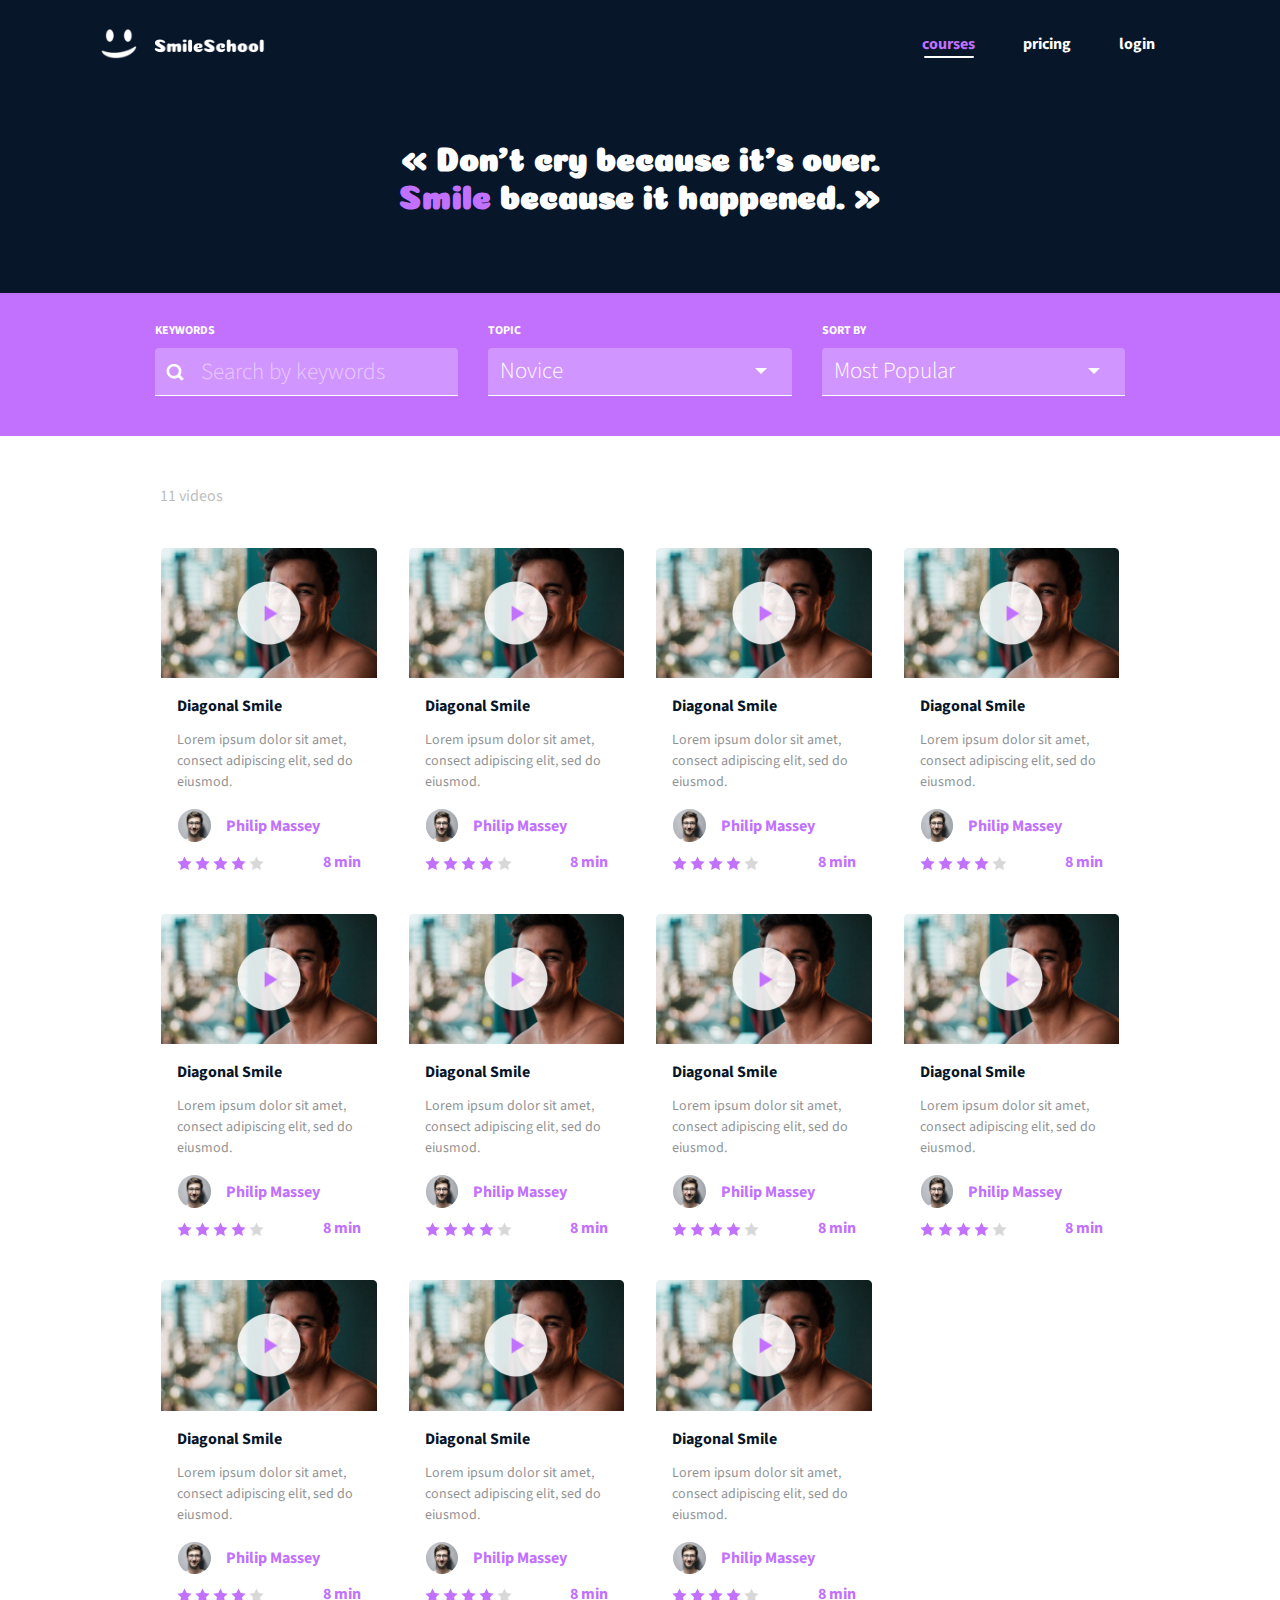
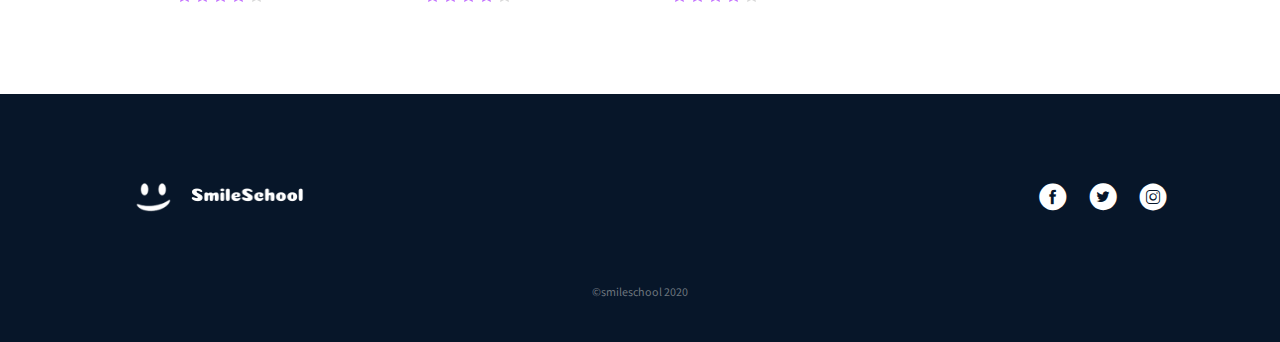
<file: 0-courses.html>
<!DOCTYPE html>
<html lang="en">
<head>
	<meta charset="UTF-8">
	<meta http-equiv="X-UA-Compatible" content="IE=edge">
	<meta name="viewport" content="width=device-width, initial-scale=1.0">
	<link rel="icon" type="image/png" href="./images/favicon.png">
	<link rel="icon" type="image/x-icon" href="./images/favicon.ico">
	<link href="https://fonts.googleapis.com/css?family=Source+Sans+Pro&display=swap" rel="stylesheet">
	<link href="https://fonts.googleapis.com/css?family=Coiny&display=swap" rel="stylesheet">
	<script src="https://code.jquery.com/jquery-3.4.1.min.js" integrity="sha256-CSXorXvZcTkaix6Yvo6HppcZGetbYMGWSFlBw8HfCJo=" crossorigin="anonymous"></script>
	<script src="https://cdnjs.cloudflare.com/ajax/libs/popper.js/1.11.0/umd/popper.min.js" integrity="sha384-b/U6ypiBEHpOf/4+1nzFpr53nxSS+GLCkfwBdFNTxtclqqenISfwAzpKaMNFNmj4" crossorigin="anonymous"></script>
	<script src="https://stackpath.bootstrapcdn.com/bootstrap/4.4.1/js/bootstrap.min.js" integrity="sha384-wfSDF2E50Y2D1uUdj0O3uMBJnjuUD4Ih7YwaYd1iqfktj0Uod8GCExl3Og8ifwB6" crossorigin="anonymous"></script>
	<script src="https://cdnjs.cloudflare.com/ajax/libs/popper.js/1.12.9/umd/popper.min.js" integrity="sha384-ApNbgh9B+Y1QKtv3Rn7W3mgPxhU9K/ScQsAP7hUibX39j7fakFPskvXusvfa0b4Q" crossorigin="anonymous"></script>
	<link rel="stylesheet" href="https://stackpath.bootstrapcdn.com/bootstrap/4.4.1/css/bootstrap.min.css" integrity="sha384-Vkoo8x4CGsO3+Hhxv8T/Q5PaXtkKtu6ug5TOeNV6gBiFeWPGFN9MuhOf23Q9Ifjh" crossorigin="anonymous">
	<link rel="stylesheet" href="styles.css">
	<title>Smile</title>
</head>
<body>
	<section class="bg-dark pb-0 pb-sm-4">
	<header class="bg-dark pb-0 pb-sm-5 pt-3">
		<!-- HEADER BEGINS -->
		<div class="container-md">
			<nav class="navbar navbar-expand-sm navbar-dark pb-3 pb-sm-5">
				<button class="navbar-toggler border-0 align-self-start mt-1" type="button" data-toggle="collapse" data-target="#navbarSupportedContent" aria-controls="navbarSupportedContent" aria-expanded="false" aria-label="Toggle navigation">
					<span class="navbar-toggler-icon"></span>
				</button>
				<div class="d-flex flex-column flex-sm-row justify-content-center align-items-center mx-auto pr-4 pr-sm-0">
					<img class="mr-sm-3" src="./images/smile_off.png" alt="Smiley face logo" width="36.39px" height="29.46px">
					<img class="mt-2" src="./images/logo.png" alt="Company's name logo" width="111.83px">
				</div>
				<div class="collapse navbar-collapse text-center text-white" id="navbarSupportedContent">
					<ul class="navbar-nav ml-auto pl-2 pl-sm-0">
						<li class="nav-item">
							<a class="nav-link mx-3 text-white font-weight-bold text-primary underline position-relative" href="./courses.html">courses</a>
						</li>
						<li class="nav-item font-weight-bold">
							<a class="nav-link mx-3 text-white" href="./pricing.html">pricing</a>
						</li>
						<li class="nav-item">
							<a class="nav-link mx-3 text-white font-weight-bold" href="#">login</a>
						</li>
					</ul>
				</div>
			</nav>
		</div>	
		<!-- HEADER ENDS -->
		<header>
			<h2 class="text-white font-weight-bold text-center d-none d-sm-block mt-4 coiny-font-family">
				« Don’t cry because it’s over.<br><span class="text-primary">Smile</span> because it happened. »
			</h2>
		</header>
	</section>
	<section class="bg-primary text-white py-4 px-md-5">
		<div class="container mw-sm-90 px-md-5">
		<form class="row">
			<div class="form-group col-12 col-md-4 text-left">
				<label class="font-weight-bold label-fz position-relative" for="keywords">
				<span class="search-icon position-absolute"></span>
					KEYWORDS
				</label>
				<input class="form-control font-weight-light rounded-top border-bottom border-white" id="keywords" name="keywords" type="search" placeholder="Search by keywords">
			</div>
			<div class="form-group col-12 col-sm-6 col-md-4">
				<label class="font-weight-bold label-fz" for="topic">TOPIC</label>
				<div class="dropdown">
					<button class="form-control btn font-weight-light rounded-top border-bottom border-white text-white btn dropdown-toggle text-left" type="button" id="dropdownMenuButton" data-toggle="dropdown" aria-haspopup="true" aria-expanded="false">
						Novice
  					</button>
  					<div class="dropdown-menu" aria-labelledby="dropdownMenuButton">
  					  <a class="dropdown-item" href="#">Novice</a>
  					  <a class="dropdown-item" href="#">Intermediate</a>
  					  <a class="dropdown-item" href="#">Expert</a>
  					</div>
				</div>
			</div>
			<div class="form-group col-12 col-sm-6 col-md-4">
				<label class="font-weight-bold label-fz" for="sortby">SORT BY</label>
				<div class="dropdown">
					<button class="form-control btn font-weight-light rounded-top border-bottom border-white text-white btn dropdown-toggle text-left" type="button" id="dropdownMenuButton" data-toggle="dropdown" aria-haspopup="true" aria-expanded="false">
						Most Popular
  					</button>
  					<div class="dropdown-menu" aria-labelledby="dropdownMenuButton">
  					  <a class="dropdown-item" href="#">Most Popular</a>
  					  <a class="dropdown-item" href="#">Most Recently</a>
  					  <a class="dropdown-item" href="#">Best Rated</a>
  					</div>
				</div>
			</div>
		</form>
		</div>
	</section>
	<section class="bg-white pb-5 mb-2">
	<div class="container mt-5 pb-3 mw-sm-90 px-0 px-md-5"> <!--	CONTAINER BEGINS -->
		<p class="pl-md-5 pb-4 op-30">11 videos</p>
		<div class="row align-items-center px-md-5">
			<div class="card col-12 col-sm-4 col-md-3 border-0 p-0 px-3 mx-auto"> <!-- CARD ENDS -->
				<div class="position-relative">
					<img class="w-100 h-100 card-img-top" src="./images/thumbnail_1.jpg" alt="A thumbnail of a smilling white man">
					<img class="d-block position-absolute play-btn m-auto" src="./images/play.png" alt="A thumbnail of a smilling asian man" width="64px" height="64px">
				</div>
				<div class="card-body p-3">
					<p class="font-weight-bold card-title text-dark">Diagonal Smile</p>
					<p class="card-text">Lorem ipsum dolor sit amet, consect adipiscing elit, sed do eiusmod.</p>
					<div class="row pl-3">
						<img class="col-2 p-0 rounded-circle" src="./images/profile_1.jpg" alt="A profile picture of a smilling man">
						<p class="col-10 font-weight-bold text-primary align-self-center mb-0">
							Philip Massey
						</p>
					</div>
					<div class="d-flex justify-content-between align-items-center mt-2">
						<div class="star-con">
							<img class="star-size" src="./images/star_on.png" alt="A purple star">
							<img class="star-size" src="./images/star_on.png" alt="A purple star">
							<img class="star-size" src="./images/star_on.png" alt="A purple star">
							<img class="star-size" src="./images/star_on.png" alt="A purple star">
							<img class="star-size" src="./images/star_off.png" alt="A grey star">
						</div>
						<p class="mb-0 time font-weight-bold text-primary">8 min</p>
					</div>
				</div>
				</div> <!-- CARD ENDS -->	
			<div class="card col-12 col-sm-4 col-md-3 border-0 p-0 px-3 mx-auto mt-4 mt-sm-0"> <!-- CARD ENDS -->
				<div class="position-relative">
					<img class="w-100 h-100 card-img-top" src="./images/thumbnail_1.jpg" alt="A thumbnail of a smilling white man">
					<img class="d-block position-absolute play-btn m-auto" src="./images/play.png" alt="A thumbnail of a smilling asian man" width="64px" height="64px">
				</div>
				<div class="card-body p-3">
					<p class="font-weight-bold card-title text-dark">Diagonal Smile</p>
					<p class="card-text">Lorem ipsum dolor sit amet, consect adipiscing elit, sed do eiusmod.</p>
					<div class="row pl-3">
						<img class="col-2 p-0 rounded-circle" src="./images/profile_1.jpg" alt="A profile picture of a smilling man">
						<p class="col-10 font-weight-bold text-primary align-self-center mb-0">
							Philip Massey
						</p>
					</div>
					<div class="d-flex justify-content-between align-items-center mt-2">
						<div class="star-con">
							<img class="star-size" src="./images/star_on.png" alt="A purple star">
							<img class="star-size" src="./images/star_on.png" alt="A purple star">
							<img class="star-size" src="./images/star_on.png" alt="A purple star">
							<img class="star-size" src="./images/star_on.png" alt="A purple star">
							<img class="star-size" src="./images/star_off.png" alt="A grey star">
						</div>
						<p class="mb-0 time font-weight-bold text-primary">8 min</p>
					</div>
				</div>
				</div> <!-- CARD ENDS -->	
			<div class="card col-12 col-sm-4 col-md-3 border-0 p-0 px-3 mx-auto mt-4 mt-sm-0"> <!-- CARD ENDS -->
				<div class="position-relative">
					<img class="w-100 h-100 card-img-top" src="./images/thumbnail_1.jpg" alt="A thumbnail of a smilling white man">
					<img class="d-block position-absolute play-btn m-auto" src="./images/play.png" alt="A thumbnail of a smilling asian man" width="64px" height="64px">
				</div>
				<div class="card-body p-3">
					<p class="font-weight-bold card-title text-dark">Diagonal Smile</p>
					<p class="card-text">Lorem ipsum dolor sit amet, consect adipiscing elit, sed do eiusmod.</p>
					<div class="row pl-3">
						<img class="col-2 p-0 rounded-circle" src="./images/profile_1.jpg" alt="A profile picture of a smilling man">
						<p class="col-10 font-weight-bold text-primary align-self-center mb-0">
							Philip Massey
						</p>
					</div>
					<div class="d-flex justify-content-between align-items-center mt-2">
						<div class="star-con">
							<img class="star-size" src="./images/star_on.png" alt="A purple star">
							<img class="star-size" src="./images/star_on.png" alt="A purple star">
							<img class="star-size" src="./images/star_on.png" alt="A purple star">
							<img class="star-size" src="./images/star_on.png" alt="A purple star">
							<img class="star-size" src="./images/star_off.png" alt="A grey star">
						</div>
						<p class="mb-0 time font-weight-bold text-primary">8 min</p>
					</div>
				</div>
				</div> <!-- CARD ENDS -->	
			<div class="card col-12 col-sm-4 col-md-3 border-0 p-0 px-3 mx-auto mt-4 mt-sm-4 mt-md-0"> <!-- CARD ENDS -->
				<div class="position-relative">
					<img class="w-100 h-100 card-img-top" src="./images/thumbnail_1.jpg" alt="A thumbnail of a smilling white man">
					<img class="d-block position-absolute play-btn m-auto" src="./images/play.png" alt="A thumbnail of a smilling asian man" width="64px" height="64px">
				</div>
				<div class="card-body p-3">
					<p class="font-weight-bold card-title text-dark">Diagonal Smile</p>
					<p class="card-text">Lorem ipsum dolor sit amet, consect adipiscing elit, sed do eiusmod.</p>
					<div class="row pl-3">
						<img class="col-2 p-0 rounded-circle" src="./images/profile_1.jpg" alt="A profile picture of a smilling man">
						<p class="col-10 font-weight-bold text-primary align-self-center mb-0">
							Philip Massey
						</p>
					</div>
					<div class="d-flex justify-content-between align-items-center mt-2">
						<div class="star-con">
							<img class="star-size" src="./images/star_on.png" alt="A purple star">
							<img class="star-size" src="./images/star_on.png" alt="A purple star">
							<img class="star-size" src="./images/star_on.png" alt="A purple star">
							<img class="star-size" src="./images/star_on.png" alt="A purple star">
							<img class="star-size" src="./images/star_off.png" alt="A grey star">
						</div>
						<p class="mb-0 time font-weight-bold text-primary">8 min</p>
					</div>
				</div>
				</div> <!-- CARD ENDS -->	
			<div class="card col-12 col-sm-4 col-md-3 border-0 p-0 px-3 mx-auto mt-4"> <!-- CARD ENDS -->
				<div class="position-relative">
					<img class="w-100 h-100 card-img-top" src="./images/thumbnail_1.jpg" alt="A thumbnail of a smilling white man">
					<img class="d-block position-absolute play-btn m-auto" src="./images/play.png" alt="A thumbnail of a smilling asian man" width="64px" height="64px">
				</div>
				<div class="card-body p-3">
					<p class="font-weight-bold card-title text-dark">Diagonal Smile</p>
					<p class="card-text">Lorem ipsum dolor sit amet, consect adipiscing elit, sed do eiusmod.</p>
					<div class="row pl-3">
						<img class="col-2 p-0 rounded-circle" src="./images/profile_1.jpg" alt="A profile picture of a smilling man">
						<p class="col-10 font-weight-bold text-primary align-self-center mb-0">
							Philip Massey
						</p>
					</div>
					<div class="d-flex justify-content-between align-items-center mt-2">
						<div class="star-con">
							<img class="star-size" src="./images/star_on.png" alt="A purple star">
							<img class="star-size" src="./images/star_on.png" alt="A purple star">
							<img class="star-size" src="./images/star_on.png" alt="A purple star">
							<img class="star-size" src="./images/star_on.png" alt="A purple star">
							<img class="star-size" src="./images/star_off.png" alt="A grey star">
						</div>
						<p class="mb-0 time font-weight-bold text-primary">8 min</p>
					</div>
				</div>
				</div> <!-- CARD ENDS -->	
			<div class="card col-12 col-sm-4 col-md-3 border-0 p-0 px-3 mx-auto mt-4"> <!-- CARD ENDS -->
				<div class="position-relative">
					<img class="w-100 h-100 card-img-top" src="./images/thumbnail_1.jpg" alt="A thumbnail of a smilling white man">
					<img class="d-block position-absolute play-btn m-auto" src="./images/play.png" alt="A thumbnail of a smilling asian man" width="64px" height="64px">
				</div>
				<div class="card-body p-3">
					<p class="font-weight-bold card-title text-dark">Diagonal Smile</p>
					<p class="card-text">Lorem ipsum dolor sit amet, consect adipiscing elit, sed do eiusmod.</p>
					<div class="row pl-3">
						<img class="col-2 p-0 rounded-circle" src="./images/profile_1.jpg" alt="A profile picture of a smilling man">
						<p class="col-10 font-weight-bold text-primary align-self-center mb-0">
							Philip Massey
						</p>
					</div>
					<div class="d-flex justify-content-between align-items-center mt-2">
						<div class="star-con">
							<img class="star-size" src="./images/star_on.png" alt="A purple star">
							<img class="star-size" src="./images/star_on.png" alt="A purple star">
							<img class="star-size" src="./images/star_on.png" alt="A purple star">
							<img class="star-size" src="./images/star_on.png" alt="A purple star">
							<img class="star-size" src="./images/star_off.png" alt="A grey star">
						</div>
						<p class="mb-0 time font-weight-bold text-primary">8 min</p>
					</div>
				</div>
				</div> <!-- CARD ENDS -->	
			<div class="card col-12 col-sm-4 col-md-3 border-0 p-0 px-3 mx-auto mt-4"> <!-- CARD ENDS -->
				<div class="position-relative">
					<img class="w-100 h-100 card-img-top" src="./images/thumbnail_1.jpg" alt="A thumbnail of a smilling white man">
					<img class="d-block position-absolute play-btn m-auto" src="./images/play.png" alt="A thumbnail of a smilling asian man" width="64px" height="64px">
				</div>
				<div class="card-body p-3">
					<p class="font-weight-bold card-title text-dark">Diagonal Smile</p>
					<p class="card-text">Lorem ipsum dolor sit amet, consect adipiscing elit, sed do eiusmod.</p>
					<div class="row pl-3">
						<img class="col-2 p-0 rounded-circle" src="./images/profile_1.jpg" alt="A profile picture of a smilling man">
						<p class="col-10 font-weight-bold text-primary align-self-center mb-0">
							Philip Massey
						</p>
					</div>
					<div class="d-flex justify-content-between align-items-center mt-2">
						<div class="star-con">
							<img class="star-size" src="./images/star_on.png" alt="A purple star">
							<img class="star-size" src="./images/star_on.png" alt="A purple star">
							<img class="star-size" src="./images/star_on.png" alt="A purple star">
							<img class="star-size" src="./images/star_on.png" alt="A purple star">
							<img class="star-size" src="./images/star_off.png" alt="A grey star">
						</div>
						<p class="mb-0 time font-weight-bold text-primary">8 min</p>
					</div>
				</div>
				</div> <!-- CARD ENDS -->	
			<div class="card col-12 col-sm-4 col-md-3 border-0 p-0 px-3 mx-auto mt-4"> <!-- CARD ENDS -->
				<div class="position-relative">
					<img class="w-100 h-100 card-img-top" src="./images/thumbnail_1.jpg" alt="A thumbnail of a smilling white man">
					<img class="d-block position-absolute play-btn m-auto" src="./images/play.png" alt="A thumbnail of a smilling asian man" width="64px" height="64px">
				</div>
				<div class="card-body p-3">
					<p class="font-weight-bold card-title text-dark">Diagonal Smile</p>
					<p class="card-text">Lorem ipsum dolor sit amet, consect adipiscing elit, sed do eiusmod.</p>
					<div class="row pl-3">
						<img class="col-2 p-0 rounded-circle" src="./images/profile_1.jpg" alt="A profile picture of a smilling man">
						<p class="col-10 font-weight-bold text-primary align-self-center mb-0">
							Philip Massey
						</p>
					</div>
					<div class="d-flex justify-content-between align-items-center mt-2">
						<div class="star-con">
							<img class="star-size" src="./images/star_on.png" alt="A purple star">
							<img class="star-size" src="./images/star_on.png" alt="A purple star">
							<img class="star-size" src="./images/star_on.png" alt="A purple star">
							<img class="star-size" src="./images/star_on.png" alt="A purple star">
							<img class="star-size" src="./images/star_off.png" alt="A grey star">
						</div>
						<p class="mb-0 time font-weight-bold text-primary">8 min</p>
					</div>
				</div>
				</div> <!-- CARD ENDS -->	
			<div class="card col-12 col-sm-4 col-md-3 border-0 p-0 px-3 mx-auto mt-4"> <!-- CARD ENDS -->
				<div class="position-relative">
					<img class="w-100 h-100 card-img-top" src="./images/thumbnail_1.jpg" alt="A thumbnail of a smilling white man">
					<img class="d-block position-absolute play-btn m-auto" src="./images/play.png" alt="A thumbnail of a smilling asian man" width="64px" height="64px">
				</div>
				<div class="card-body p-3">
					<p class="font-weight-bold card-title text-dark">Diagonal Smile</p>
					<p class="card-text">Lorem ipsum dolor sit amet, consect adipiscing elit, sed do eiusmod.</p>
					<div class="row pl-3">
						<img class="col-2 p-0 rounded-circle" src="./images/profile_1.jpg" alt="A profile picture of a smilling man">
						<p class="col-10 font-weight-bold text-primary align-self-center mb-0">
							Philip Massey
						</p>
					</div>
					<div class="d-flex justify-content-between align-items-center mt-2">
						<div class="star-con">
							<img class="star-size" src="./images/star_on.png" alt="A purple star">
							<img class="star-size" src="./images/star_on.png" alt="A purple star">
							<img class="star-size" src="./images/star_on.png" alt="A purple star">
							<img class="star-size" src="./images/star_on.png" alt="A purple star">
							<img class="star-size" src="./images/star_off.png" alt="A grey star">
						</div>
						<p class="mb-0 time font-weight-bold text-primary">8 min</p>
					</div>
				</div>
				</div> <!-- CARD ENDS -->	
			<div class="card col-12 col-sm-4 col-md-3 border-0 p-0 px-3 mx-auto mt-4 d-none d-sm-block"> <!-- CARD ENDS -->
				<div class="position-relative">
					<img class="w-100 h-100 card-img-top" src="./images/thumbnail_1.jpg" alt="A thumbnail of a smilling white man">
					<img class="d-block position-absolute play-btn m-auto" src="./images/play.png" alt="A thumbnail of a smilling asian man" width="64px" height="64px">
				</div>
				<div class="card-body p-3">
					<p class="font-weight-bold card-title text-dark">Diagonal Smile</p>
					<p class="card-text">Lorem ipsum dolor sit amet, consect adipiscing elit, sed do eiusmod.</p>
					<div class="row pl-3">
						<img class="col-2 p-0 rounded-circle" src="./images/profile_1.jpg" alt="A profile picture of a smilling man">
						<p class="col-10 font-weight-bold text-primary align-self-center mb-0">
							Philip Massey
						</p>
					</div>
					<div class="d-flex justify-content-between align-items-center mt-2">
						<div class="star-con">
							<img class="star-size" src="./images/star_on.png" alt="A purple star">
							<img class="star-size" src="./images/star_on.png" alt="A purple star">
							<img class="star-size" src="./images/star_on.png" alt="A purple star">
							<img class="star-size" src="./images/star_on.png" alt="A purple star">
							<img class="star-size" src="./images/star_off.png" alt="A grey star">
						</div>
						<p class="mb-0 time font-weight-bold text-primary">8 min</p>
					</div>
				</div>
				</div> <!-- CARD ENDS -->	
			<div class="card col-12 col-sm-4 col-md-3 border-0 p-0 px-3 mx-auto mt-4 d-none d-sm-block"> <!-- CARD ENDS -->
				<div class="position-relative">
					<img class="w-100 h-100 card-img-top" src="./images/thumbnail_1.jpg" alt="A thumbnail of a smilling white man">
					<img class="d-block position-absolute play-btn m-auto" src="./images/play.png" alt="A thumbnail of a smilling asian man" width="64px" height="64px">
				</div>
				<div class="card-body p-3">
					<p class="font-weight-bold card-title text-dark">Diagonal Smile</p>
					<p class="card-text">Lorem ipsum dolor sit amet, consect adipiscing elit, sed do eiusmod.</p>
					<div class="row pl-3">
						<img class="col-2 p-0 rounded-circle" src="./images/profile_1.jpg" alt="A profile picture of a smilling man">
						<p class="col-10 font-weight-bold text-primary align-self-center mb-0">
							Philip Massey
						</p>
					</div>
					<div class="d-flex justify-content-between align-items-center mt-2">
						<div class="star-con">
							<img class="star-size" src="./images/star_on.png" alt="A purple star">
							<img class="star-size" src="./images/star_on.png" alt="A purple star">
							<img class="star-size" src="./images/star_on.png" alt="A purple star">
							<img class="star-size" src="./images/star_on.png" alt="A purple star">
							<img class="star-size" src="./images/star_off.png" alt="A grey star">
						</div>
						<p class="mb-0 time font-weight-bold text-primary">8 min</p>
					</div>
				</div>
				</div> <!-- CARD ENDS -->	
			<div class="card col-12 col-sm-4 col-md-3 border-0 p-0 px-3 mx-auto mt-4"> <!-- CARD ENDS -->
			</div> <!-- CARD ENDS -->	
			</div> <!-- ROW ENDS -->
		</div> <!-- CONTAINER ENDS -->
	</section>
	<footer class="text-center bg-dark pt-5 pb-4">
		<div class="container px-5 px-sm-0 px-md-5 pt-4 mt-3 mw-sm-90 mx-sm-4 mx-md-auto">
		<div class="d-sm-flex justify-content-between align-items-center">
			<div class="d-flex justify-content-between mx-auto mx-sm-0 pl-sm-4 pl-sm-0">
				<div class="mx-auto">
					<img class="mr-3" src="./images/smile_off.png" alt="A smiley face" width="35px" height="29px">
					<img src="./images/logo.png" alt="Company's name logo" width="114px">
				</div>
			</div>
			<nav class="footer-nav d-flex justify-content-between mt-5 mt-sm-0 mx-auto mx-sm-0">
				<a class="facebook position-relative text-white" href="#"></a>
				<a class="twitter position-relative text-white" href="#"></a>
				<a class="instagram position-relative text-white" href="#"></a>
			</nav>
		</div>
		<p class="mt-5 text-muted mt-5 pt-4 footer-p-fz">©smileschool 2020</p>
		</div>
	</footer>
</body>
</html>
</file>
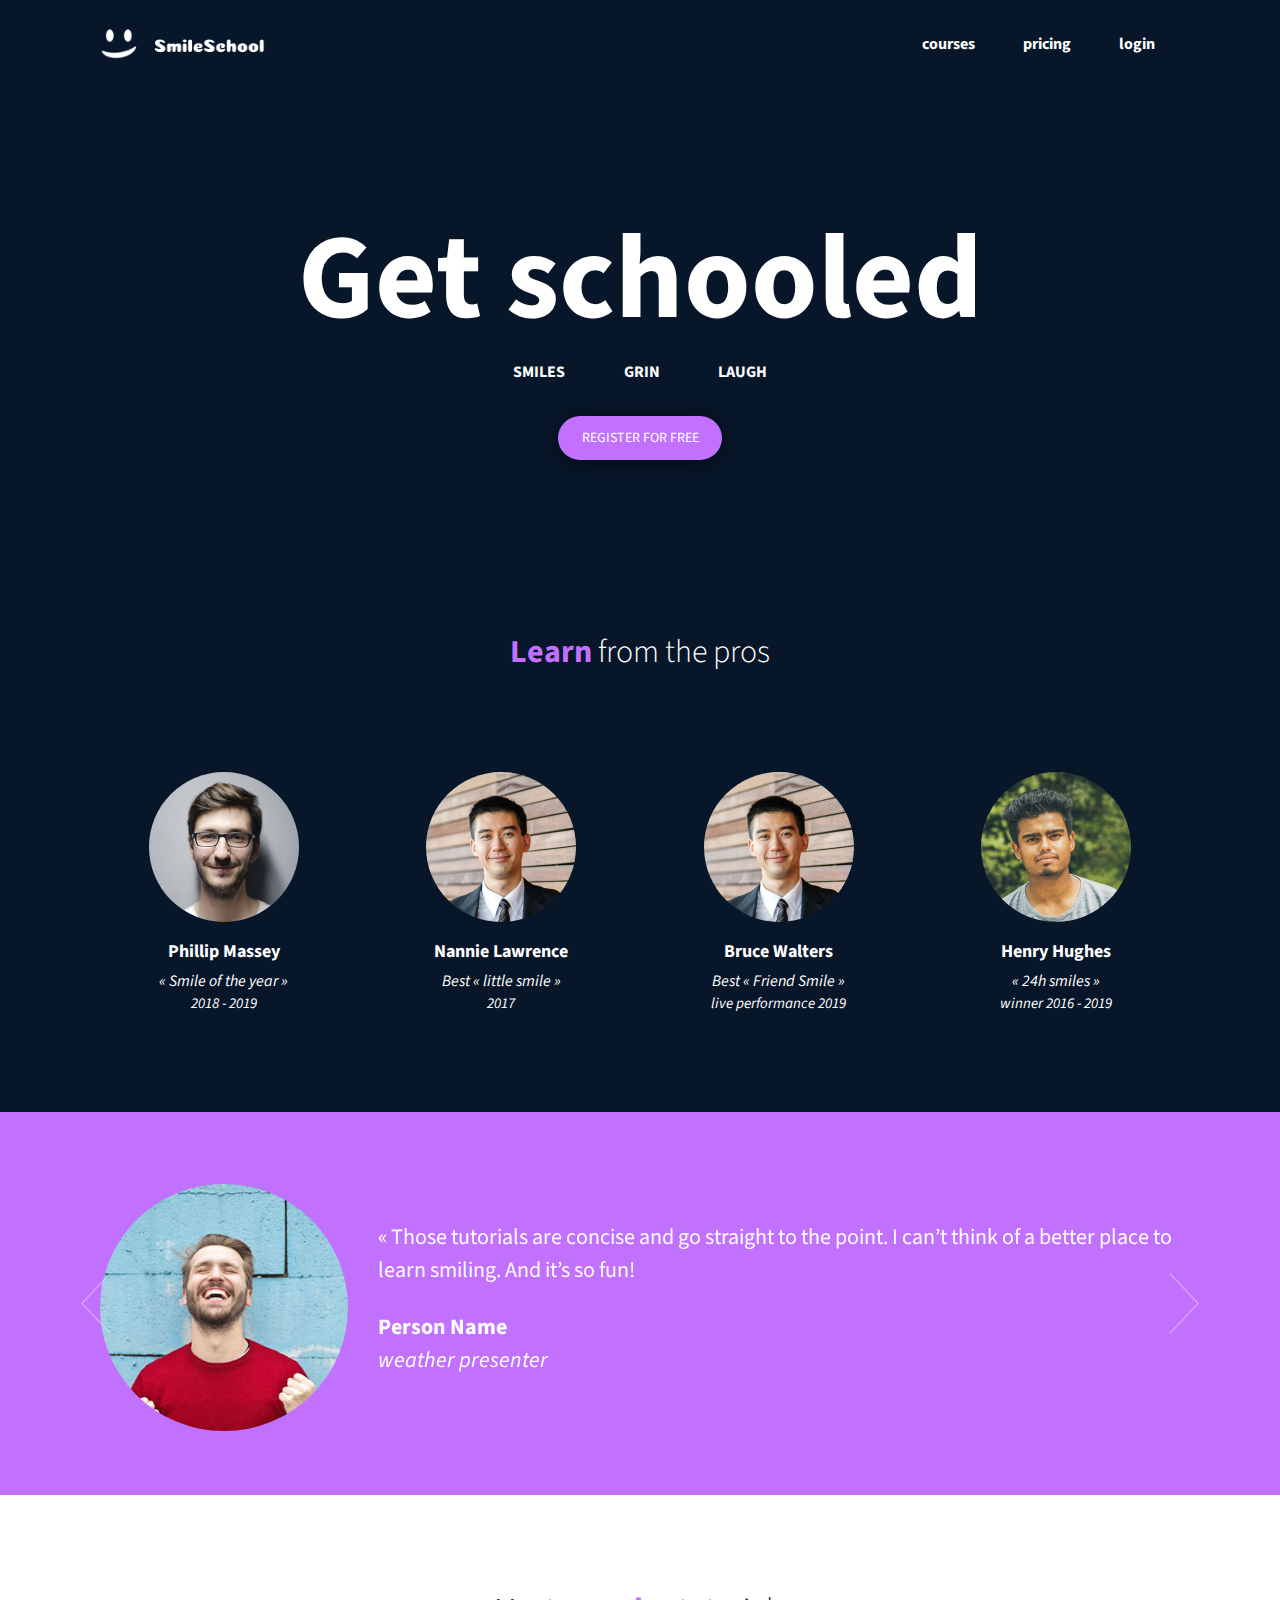
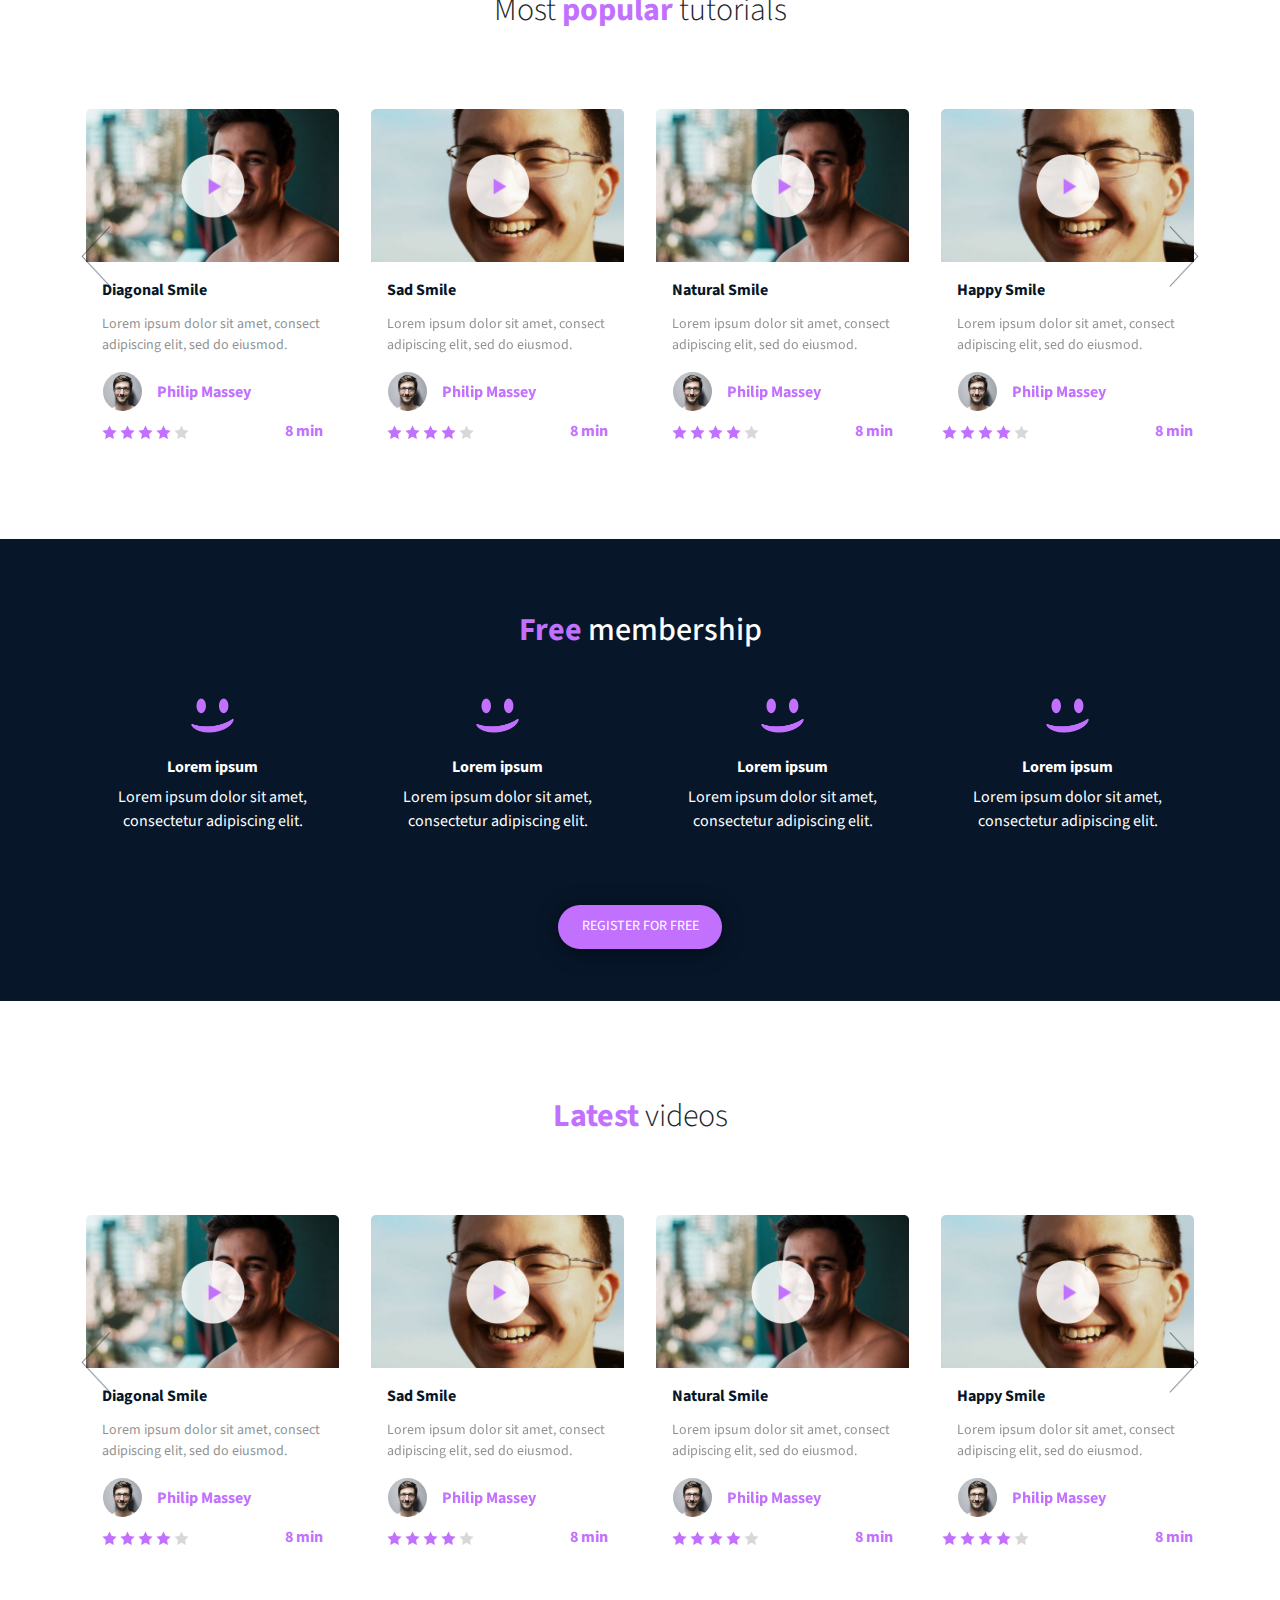
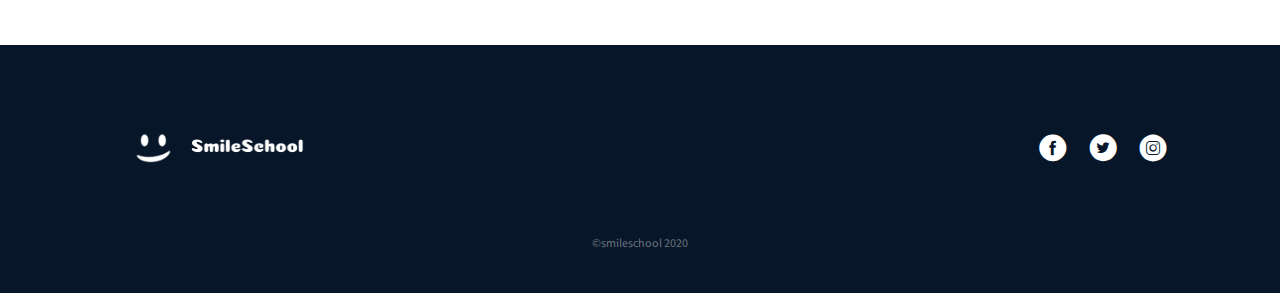
<file: 0-homepage.html>
<!DOCTYPE html>
<html lang="en">
<head>
	<meta charset="UTF-8">
	<meta http-equiv="X-UA-Compatible" content="IE=edge">
	<meta name="viewport" content="width=device-width, initial-scale=1.0">
	<link rel="icon" type="image/png" href="./images/favicon.png">
	<link rel="icon" type="image/x-icon" href="./images/favicon.ico">
	<link href="https://fonts.googleapis.com/css?family=Source+Sans+Pro&display=swap" rel="stylesheet">
	<link href="https://fonts.googleapis.com/css?family=Coiny&display=swap" rel="stylesheet">
	<script src="https://code.jquery.com/jquery-3.4.1.min.js" integrity="sha256-CSXorXvZcTkaix6Yvo6HppcZGetbYMGWSFlBw8HfCJo=" crossorigin="anonymous"></script>
	<script src="https://stackpath.bootstrapcdn.com/bootstrap/4.4.1/js/bootstrap.min.js" integrity="sha384-wfSDF2E50Y2D1uUdj0O3uMBJnjuUD4Ih7YwaYd1iqfktj0Uod8GCExl3Og8ifwB6" crossorigin="anonymous"></script>
	<script src="https://cdnjs.cloudflare.com/ajax/libs/popper.js/1.12.9/umd/popper.min.js" integrity="sha384-ApNbgh9B+Y1QKtv3Rn7W3mgPxhU9K/ScQsAP7hUibX39j7fakFPskvXusvfa0b4Q" crossorigin="anonymous"></script>
	<link rel="stylesheet" href="https://stackpath.bootstrapcdn.com/bootstrap/4.4.1/css/bootstrap.min.css" integrity="sha384-Vkoo8x4CGsO3+Hhxv8T/Q5PaXtkKtu6ug5TOeNV6gBiFeWPGFN9MuhOf23Q9Ifjh" crossorigin="anonymous">
	<link rel="stylesheet" href="styles.css">
	<title>Smile</title>
</head>
<body>
	<header class="bg-dark pb-5 pt-3">
		<!-- HEADER BEGINS -->
		<div class="container-md">
			<nav class="navbar navbar-expand-sm navbar-dark pb-5">
				<button class="navbar-toggler border-0 align-self-start mt-1" type="button" data-toggle="collapse" data-target="#navbarSupportedContent" aria-controls="navbarSupportedContent" aria-expanded="false" aria-label="Toggle navigation">
					<span class="navbar-toggler-icon"></span>
				</button>
				<div class="d-flex flex-column flex-sm-row justify-content-center align-items-center mx-auto pr-4 pr-sm-0">
					<img class="mr-sm-3" src="./images/smile_off.png" alt="Smiley face logo" width="36.39px" height="29.46px">
					<img class="mt-2" src="./images/logo.png" alt="Company's name logo" width="111.83px">
				</div>
				<div class="collapse navbar-collapse text-center text-white" id="navbarSupportedContent">
					<ul class="navbar-nav ml-auto pl-2 pl-sm-0">
						<li class="nav-item">
							<a class="nav-link mx-3 text-white font-weight-bold" href="./courses.html">courses</a>
						</li>
						<li class="nav-item font-weight-bold">
							<a class="nav-link mx-3 text-white" href="./pricing.html">pricing</a>
						</li>
						<li class="nav-item">
							<a class="nav-link mx-3 text-white font-weight-bold" href="#">login</a>
						</li>
					</ul>
				</div>
			</nav>
		</div>	
		<!-- HEADER ENDS -->
		<h1 class="font-weight-bold text-center text-white mt-5 mx-1 mx-sm-auto pt-5 homepage-h1">Get schooled</h1>
		<div class="d-flex justify-content-between mx-auto hero-subtitle text-white">
			<p class="font-weight-bold">SMILES</p>
			<p class="font-weight-bold">GRIN</p>
			<p class="font-weight-bold">LAUGH</p>
		</div>
		<button class="btn btn-primary text-white rounded mt-3 d-block mx-auto">REGISTER FOR FREE</button>
		<p class="hero-p text-white text-center font-weight-light pb-4"><span class="font-weight-bold text-primary">Learn</span> from the pros</p>
		<div class="container-md">
		<div class="row justify-content-between align-items-center mx-auto text-white text-center mb-5 mt-5 pt-4">
				<div class="col-6 col-sm-3">
					<img class="rounded-circle" src="./images/profile_1.jpg" alt="A profile picture containing a person" width="150px" height="150px">
					<p class="font-weight-bold mb-1 mt-3 hero-name mw-100">Phillip Massey</p>
					<p class="font-italic mb-0">« Smile of the year »</p>
					<p class="font-italic mb-0 fz">2018 - 2019</p>
				</div>
				<div class="col-6 col-sm-3">
					<img class="rounded-circle" src="./images/profile_2.jpg" alt="A profile picture containing a person  " width="150px" height="150px">
					<p class="font-weight-bold mb-1 mt-3 hero-name">Nannie Lawrence</p>
					<p class="font-italic m-0">Best « little smile »</p>
					<p class="font-italic m-0 fz">2017</p>
				</div>
				<div class="col-6 col-sm-3 mt-5 mt-sm-0 pt-2 pt-sm-0">
					<img class="rounded-circle" src="./images/profile_3.jpg" alt="A profile picture containing a person" width="150px" height="150px">
					<p class="font-weight-bold mb-1 mt-3 hero-name">Bruce Walters</p>
					<p class="font-italic mb-0">Best « Friend Smile »</p>
					<p class="font-italic mb-0 ab fz">live performance 2019</p>

				</div>
				<div class="col-6 col-sm-3 mt-5 mt-sm-0 pt-2 pt-sm-0">
					<img class="rounded-circle" src="./images/profile_4.jpg" alt="A profile picture containing a person" width="150px" height="150px">
					<p class="font-weight-bold mb-1 mt-3 hero-name">Henry Hughes</p>
					<p class="font-italic mb-0">« 24h smiles »</p>
					<p class="font-italic mb-0 fz">winner 2016 - 2019</p>
				</div>
			</div>
		</div>
	</header>
	<!-- SLIDESHOW BEGINS -->
		<div id="carouselExampleInterval" class="carousel slide bg-primary text-white py-5" data-ride="carousel">
			<div class="carousel-inner pt-4 pb-3">
				<div class="carousel-item active">
					<div class="container-md">
						<div class="row justify-content-center alig-items-center carousel-quote-fz mx-sm-5 mx-md-auto pl-sm-3 pl-md-0">
							<img class="col-6 col-sm-4 col-md-3 rounded-circle mb-4 mb-sm-auto" src="./images/profile_5.jpg" alt="A profile picture containing a smilling person">
							<div class="col-12 col-sm-8 col-md-9 align-self-center">
								<blockquote class="blockquote carousel-quote-fz ">
									<p class="mb-4">« Those tutorials are concise and go straight to the point. I can’t think of a better place to learn smiling. And it’s so fun!</p>
									<footer>
										<p class="font-weight-bold mb-0">Person Name</p>
										<p class="mb-0"><cite>weather presenter</cite></p>
									</footer>
								</blockquote>
							</div>
						</div>
					</div>
				</div>
				<div class="carousel-item">
					<div class="container-md">
						<div class="row justify-content-center alig-items-center carousel-quote-fz mx-sm-5 mx-md-auto pl-sm-3 pl-md-0">
							<img class="col-6 col-sm-4 col-md-3 rounded-circle mb-4 mb-sm-auto" src="./images/profile_5.jpg" alt="A profile picture containing a smilling person">
							<div class="col-12 col-sm-8 col-md-9 align-self-center">
								<blockquote class="blockquote carousel-quote-fz ">
									<p class="mb-4">« Those tutorials are concise and go straight to the point. I can’t think of a better place to learn smiling. And it’s so fun!</p>
									<footer>
										<p class="font-weight-bold mb-0">Person Name</p>
										<p class="mb-0"><cite>weather presenter</cite></p>
									</footer>
								</blockquote>
							</div>
						</div>
					</div>
				</div>
			</div>
			<a class="carousel-control-prev uplift" href="#carouselExampleInterval" role="button" data-slide="prev">
			<span class="carousel-control-prev-icon white-left-arrow left-arrow" aria-hidden="true"></span>
			<span class="sr-only">Previous</span>
			</a>
			<a class="carousel-control-next uplift" href="#carouselExampleInterval" role="button" data-slide="next">
				<span class="carousel-control-next-icon white-right-arrow right-arrow" aria-hidden="true"></span>
				<span class="sr-only">Next</span>
			</a>
		</div>
	<!-- SLIDESHOW ENDS -->
	<!-- TUTORIALS BEGINS-->
	<section class="bg-white py-5 mb-3">
		<header class="text-center pt-5">
			<h2 class="font-weight-light">
				Most <span class="font-weight-bold text-primary">popular</span> tutorials
			</h2>
		</header>
			<div id="carouselExampleInterva" class="carousel slide" data-ride="carousel">
				<div class="carousel-inner">
					<div class="carousel-item active">
						<div class="container mt-5 pt-4 pb-3"> <!--	CONTAINER BEGINS -->
							<div class="row align-items-center">
								<div class="card col-8 col-sm-6 col-md-3 border-0 p-0 px-3 mx-auto">
									<div class="position-relative">
										<img class="w-100 h-100 card-img-top" src="./images/thumbnail_1.jpg" alt="A thumbnail of a smilling white man">
										<img class="d-block position-absolute play-btn m-auto" src="./images/play.png" alt="A thumbnail of a smilling asian man" width="64px" height="64px">
									</div>
									<div class="card-body p-3">
										<p class="font-weight-bold card-title text-dark">Diagonal Smile</p>
										<p class="card-text">Lorem ipsum dolor sit amet, consect adipiscing elit, sed do eiusmod.</p>
										<div class="row pl-3">
											<img class="col-2 p-0 rounded-circle" src="./images/profile_1.jpg" alt="A profile picture of a smilling man">
											<p class="col-10 font-weight-bold text-primary align-self-center mb-0">
												Philip Massey
											</p>
										</div>
										<div class="d-flex justify-content-between align-items-center mt-2">
											<div class="star-con">
												<img class="star-size" src="./images/star_on.png" alt="A purple star">
												<img class="star-size" src="./images/star_on.png" alt="A purple star">
												<img class="star-size" src="./images/star_on.png" alt="A purple star">
												<img class="star-size" src="./images/star_on.png" alt="A purple star">
												<img class="star-size" src="./images/star_off.png" alt="A grey star">
											</div>
											<p class="mb-0 time font-weight-bold text-primary">8 min</p>
										</div>
									</div>
									</div> <!-- CARD ENDS -->	
								<div class="card col-6 col-md-3 border-0 p-0 px-3 d-none d-sm-block">
									<div class="position-relative">
										<img class="w-100 h-100 card-img-top" src="./images/thumbnail_2.jpg" alt="A thumbnail of a smilling white man">
										<img class="d-block position-absolute play-btn m-auto" src="./images/play.png" alt="A thumbnail of a smilling asian man" width="64px" height="64px">
									</div>
									<div class="card-body p-3">
										<p class="font-weight-bold card-title text-dark">Sad Smile</p>
										<p class="card-text">Lorem ipsum dolor sit amet, consect adipiscing elit, sed do eiusmod.</p>
										<div class="row pl-3">
											<img class="col-2 p-0 rounded-circle" src="./images/profile_1.jpg" alt="A profile picture of a smilling man">
											<p class="col-10 font-weight-bold text-primary align-self-center mb-0">
												Philip Massey
											</p>
										</div>
										<div class="d-flex justify-content-between align-items-center mt-2">
											<div class="star-con">
												<img class="star-size" src="./images/star_on.png" alt="A purple star">
												<img class="star-size" src="./images/star_on.png" alt="A purple star">
												<img class="star-size" src="./images/star_on.png" alt="A purple star">
												<img class="star-size" src="./images/star_on.png" alt="A purple star">
												<img class="star-size" src="./images/star_off.png" alt="A grey star">
											</div>
											<p class="mb-0 time font-weight-bold text-primary">8 min</p>
										</div>
									</div>
									</div> <!-- CARD ENDS -->	
								<div class="card col-3 border-0 p-0 px-3 d-none d-md-block">
									<div class="position-relative">
										<img class="w-100 h-100 card-img-top" src="./images/thumbnail_1.jpg" alt="A thumbnail of a smilling white man">
										<img class="d-block position-absolute play-btn m-auto" src="./images/play.png" alt="A thumbnail of a smilling asian man" width="64px" height="64px">
									</div>
									<div class="card-body p-3">
										<p class="font-weight-bold card-title text-dark">Natural Smile</p>
										<p class="card-text">Lorem ipsum dolor sit amet, consect adipiscing elit, sed do eiusmod.</p>
										<div class="row pl-3">
											<img class="col-2 p-0 rounded-circle" src="./images/profile_1.jpg" alt="A profile picture of a smilling man">
											<p class="col-10 font-weight-bold text-primary align-self-center mb-0">
												Philip Massey
											</p>
										</div>
										<div class="d-flex justify-content-between align-items-center mt-2">
											<div class="star-con">
												<img class="star-size" src="./images/star_on.png" alt="A purple star">
												<img class="star-size" src="./images/star_on.png" alt="A purple star">
												<img class="star-size" src="./images/star_on.png" alt="A purple star">
												<img class="star-size" src="./images/star_on.png" alt="A purple star">
												<img class="star-size" src="./images/star_off.png" alt="A grey star">
											</div>
											<p class="mb-0 time font-weight-bold text-primary">8 min</p>
										</div>
									</div>
									</div> <!-- CARD ENDS -->	
								<div class="card col-3 border-0 p-0 px-3 d-none d-md-block">
									<div class="position-relative">
										<img class="w-100 h-100 card-img-top" src="./images/thumbnail_2.jpg" alt="A thumbnail of a smilling white man">
										<img class="d-block position-absolute play-btn m-auto" src="./images/play.png" alt="A thumbnail of a smilling asian man" width="64px" height="64px">
									</div>
									<div class="card-body p-3">
										<p class="font-weight-bold card-title text-dark">Happy Smile</p>
										<p class="card-text">Lorem ipsum dolor sit amet, consect adipiscing elit, sed do eiusmod.</p>
										<div class="row pl-3">
											<img class="col-2 p-0 rounded-circle" src="./images/profile_1.jpg" alt="A profile picture of a smilling man">
											<p class="col-10 font-weight-bold text-primary align-self-center mb-0">
												Philip Massey
											</p>
										</div>
										<div class="row justify-content-between align-items-center mt-2">
											<div>
												<img class="star-size" src="./images/star_on.png" alt="A purple star">
												<img class="star-size" src="./images/star_on.png" alt="A purple star">
												<img class="star-size" src="./images/star_on.png" alt="A purple star">
												<img class="star-size" src="./images/star_on.png" alt="A purple star">
												<img class="star-size" src="./images/star_off.png" alt="A grey star">
											</div>
											<p class="mb-0 time font-weight-bold text-primary">8 min</p>
										</div>
									</div>
									</div> <!-- CARD ENDS -->	
								</div> <!-- ROW ENDS -->
							</div> <!-- CONTAINER ENDS -->
						</div>
					<div class="carousel-item">
						<div class="container mt-5 pt-4 pb-3"> <!--	CONTAINER BEGINS -->
							<div class="row align-items-center">
								<div class="card col-8 col-sm-6 col-md-3 border-0 p-0 px-3 mx-auto">
									<div class="position-relative">
										<img class="w-100 h-100 card-img-top" src="./images/thumbnail_1.jpg" alt="A thumbnail of a smilling white man">
										<img class="d-block position-absolute play-btn m-auto" src="./images/play.png" alt="A thumbnail of a smilling asian man" width="64px" height="64px">
									</div>
									<div class="card-body p-3">
										<p class="font-weight-bold card-title text-dark">Diagonal Smile</p>
										<p class="card-text">Lorem ipsum dolor sit amet, consect adipiscing elit, sed do eiusmod.</p>
										<div class="row pl-3">
											<img class="col-2 p-0 rounded-circle" src="./images/profile_1.jpg" alt="A profile picture of a smilling man">
											<p class="col-10 font-weight-bold text-primary align-self-center mb-0">
												Philip Massey
											</p>
										</div>
										<div class="d-flex justify-content-between align-items-center mt-2">
											<div class="star-con">
												<img class="star-size" src="./images/star_on.png" alt="A purple star">
												<img class="star-size" src="./images/star_on.png" alt="A purple star">
												<img class="star-size" src="./images/star_on.png" alt="A purple star">
												<img class="star-size" src="./images/star_on.png" alt="A purple star">
												<img class="star-size" src="./images/star_off.png" alt="A grey star">
											</div>
											<p class="mb-0 time font-weight-bold text-primary">8 min</p>
										</div>
									</div>
									</div> <!-- CARD ENDS -->	
								<div class="card col-6 col-md-3 border-0 p-0 px-3 d-none d-sm-block">
									<div class="position-relative">
										<img class="w-100 h-100 card-img-top" src="./images/thumbnail_2.jpg" alt="A thumbnail of a smilling white man">
										<img class="d-block position-absolute play-btn m-auto" src="./images/play.png" alt="A thumbnail of a smilling asian man" width="64px" height="64px">
									</div>
									<div class="card-body p-3">
										<p class="font-weight-bold card-title text-dark">Sad Smile</p>
										<p class="card-text">Lorem ipsum dolor sit amet, consect adipiscing elit, sed do eiusmod.</p>
										<div class="row pl-3">
											<img class="col-2 p-0 rounded-circle" src="./images/profile_1.jpg" alt="A profile picture of a smilling man">
											<p class="col-10 font-weight-bold text-primary align-self-center mb-0">
												Philip Massey
											</p>
										</div>
										<div class="d-flex justify-content-between align-items-center mt-2">
											<div class="star-con">
												<img class="star-size" src="./images/star_on.png" alt="A purple star">
												<img class="star-size" src="./images/star_on.png" alt="A purple star">
												<img class="star-size" src="./images/star_on.png" alt="A purple star">
												<img class="star-size" src="./images/star_on.png" alt="A purple star">
												<img class="star-size" src="./images/star_off.png" alt="A grey star">
											</div>
											<p class="mb-0 time font-weight-bold text-primary">8 min</p>
										</div>
									</div>
									</div> <!-- CARD ENDS -->	
								<div class="card col-3 border-0 p-0 px-3 d-none d-md-block">
									<div class="position-relative">
										<img class="w-100 h-100 card-img-top" src="./images/thumbnail_1.jpg" alt="A thumbnail of a smilling white man">
										<img class="d-block position-absolute play-btn m-auto" src="./images/play.png" alt="A thumbnail of a smilling asian man" width="64px" height="64px">
									</div>
									<div class="card-body p-3">
										<p class="font-weight-bold card-title text-dark">Natural Smile</p>
										<p class="card-text">Lorem ipsum dolor sit amet, consect adipiscing elit, sed do eiusmod.</p>
										<div class="row pl-3">
											<img class="col-2 p-0 rounded-circle" src="./images/profile_1.jpg" alt="A profile picture of a smilling man">
											<p class="col-10 font-weight-bold text-primary align-self-center mb-0">
												Philip Massey
											</p>
										</div>
										<div class="d-flex justify-content-between align-items-center mt-2">
											<div class="star-con">
												<img class="star-size" src="./images/star_on.png" alt="A purple star">
												<img class="star-size" src="./images/star_on.png" alt="A purple star">
												<img class="star-size" src="./images/star_on.png" alt="A purple star">
												<img class="star-size" src="./images/star_on.png" alt="A purple star">
												<img class="star-size" src="./images/star_off.png" alt="A grey star">
											</div>
											<p class="mb-0 time font-weight-bold text-primary">8 min</p>
										</div>
									</div>
									</div> <!-- CARD ENDS -->	
								<div class="card col-3 border-0 p-0 px-3 d-none d-md-block">
									<div class="position-relative">
										<img class="w-100 h-100 card-img-top" src="./images/thumbnail_2.jpg" alt="A thumbnail of a smilling white man">
										<img class="d-block position-absolute play-btn m-auto" src="./images/play.png" alt="A thumbnail of a smilling asian man" width="64px" height="64px">
									</div>
									<div class="card-body p-3">
										<p class="font-weight-bold card-title text-dark">Happy Smile</p>
										<p class="card-text">Lorem ipsum dolor sit amet, consect adipiscing elit, sed do eiusmod.</p>
										<div class="row pl-3">
											<img class="col-2 p-0 rounded-circle" src="./images/profile_1.jpg" alt="A profile picture of a smilling man">
											<p class="col-10 font-weight-bold text-primary align-self-center mb-0">
												Philip Massey
											</p>
										</div>
										<div class="row justify-content-between align-items-center mt-2">
											<div>
												<img class="star-size" src="./images/star_on.png" alt="A purple star">
												<img class="star-size" src="./images/star_on.png" alt="A purple star">
												<img class="star-size" src="./images/star_on.png" alt="A purple star">
												<img class="star-size" src="./images/star_on.png" alt="A purple star">
												<img class="star-size" src="./images/star_off.png" alt="A grey star">
											</div>
											<p class="mb-0 time font-weight-bold text-primary">8 min</p>
										</div>
									</div>
									</div> <!-- CARD ENDS -->	
								</div> <!-- ROW ENDS -->
							</div> <!-- CONTAINER ENDS -->
						</div>
					</div>
					<a class="carousel-control-prev" href="#carouselExampleInterva" role="button" data-slide="prev">
			  		  <span class="carousel-control-prev-icon left-black-arrow left-arrow" aria-hidden="true"></span>
			  		  <span class="sr-only">Previous</span>
			  		</a>
			  		<a class="carousel-control-next" href="#carouselExampleInterva" role="button" data-slide="next">
			  		  <span class="carousel-control-next-icon right-black-arrow right-arrow" aria-hidden="true"></span>
			  		  <span class="sr-only">Next</span>
			  		</a>
			</div>
	</section>
	<!-- TUTORIALS ENDS -->
	<section class="text-center text-white bg-dark pt-5 pb-5">
		<header>
			<h2 class="pt-4">
				<span class="font-weight-bold text-primary">Free</span> membership
			</h2>
		</header>
		<div class="container mt-5 pb-4">
			<div class="row row-cols-1 row-cols-sm-2 row-cols-md-4">
				<div class="col mt-5 mt-sm-0">
					<img class="mb-4" src="./images/smile_on.png" alt="A Smiley face" width="45px" height="36px">
					<h6 class="mb-2 font-weight-bold">Lorem ipsum</h6>
					<p class="mb-0">Lorem ipsum dolor sit amet,<br>consectetur adipiscing elit.</p>
				</div>
				<div class="col mt-5 mt-sm-0">
					<img class="mb-4" src="./images/smile_on.png" alt="A Smiley face" width="45px" height="36px">
					<h6 class="mb-2 font-weight-bold">Lorem ipsum</h6>
					<p class="mb-0">Lorem ipsum dolor sit amet,<br>consectetur adipiscing elit.</p>
				</div>
				<div class="col mt-5 mt-md-0">
					<img class="mb-4" src="./images/smile_on.png" alt="A Smiley face" width="45px" height="36px">
					<h6 class="mb-2 font-weight-bold">Lorem ipsum</h6>
					<p class="mb-0">Lorem ipsum dolor sit amet,<br>consectetur adipiscing elit.</p>
				</div>
				<div class="col mt-5 mt-md-0">
					<img class="mb-4" src="./images/smile_on.png" alt="A Smiley face" width="45px" height="36px">
					<h6 class="mb-2 font-weight-bold">Lorem ipsum</h6>
					<p class="mb-0">Lorem ipsum dolor sit amet,<br>consectetur adipiscing elit.</p>
				</div>
		  </div>
	  </div>
	  <button class="btn btn-primary text-white mb-1 mt-5">REGISTER FOR FREE</button>
	</section>
	<!--LATEST VIDEOES BEGINS -->
	<section class="bg-white py-5 mb-3">
		<header class="text-center pt-5">
			<h2 class="font-weight-light">
				<span class="font-weight-bold text-primary">Latest</span> videos
			</h2>
		</header>
			<div id="carouselExampleInterv" class="carousel slide" data-ride="carousel">
				<div class="carousel-inner">
					<div class="carousel-item active">
						<div class="container mt-5 pt-4 pb-3"> <!--	CONTAINER BEGINS -->
							<div class="row align-items-center">
								<div class="card col-8 col-sm-6 col-md-3 border-0 p-0 px-3 mx-auto">
									<div class="position-relative">
										<img class="w-100 h-100 card-img-top" src="./images/thumbnail_1.jpg" alt="A thumbnail of a smilling white man">
										<img class="d-block position-absolute play-btn m-auto" src="./images/play.png" alt="A thumbnail of a smilling asian man" width="64px" height="64px">
									</div>
									<div class="card-body p-3">
										<p class="font-weight-bold card-title text-dark">Diagonal Smile</p>
										<p class="card-text">Lorem ipsum dolor sit amet, consect adipiscing elit, sed do eiusmod.</p>
										<div class="row pl-3">
											<img class="col-2 p-0 rounded-circle" src="./images/profile_1.jpg" alt="A profile picture of a smilling man">
											<p class="col-10 font-weight-bold text-primary align-self-center mb-0">
												Philip Massey
											</p>
										</div>
										<div class="d-flex justify-content-between align-items-center mt-2">
											<div class="star-con">
												<img class="star-size" src="./images/star_on.png" alt="A purple star">
												<img class="star-size" src="./images/star_on.png" alt="A purple star">
												<img class="star-size" src="./images/star_on.png" alt="A purple star">
												<img class="star-size" src="./images/star_on.png" alt="A purple star">
												<img class="star-size" src="./images/star_off.png" alt="A grey star">
											</div>
											<p class="mb-0 time font-weight-bold text-primary">8 min</p>
										</div>
									</div>
									</div> <!-- CARD ENDS -->	
								<div class="card col-6 col-md-3 border-0 p-0 px-3 d-none d-sm-block">
									<div class="position-relative">
										<img class="w-100 h-100 card-img-top" src="./images/thumbnail_2.jpg" alt="A thumbnail of a smilling white man">
										<img class="d-block position-absolute play-btn m-auto" src="./images/play.png" alt="A thumbnail of a smilling asian man" width="64px" height="64px">
									</div>
									<div class="card-body p-3">
										<p class="font-weight-bold card-title text-dark">Sad Smile</p>
										<p class="card-text">Lorem ipsum dolor sit amet, consect adipiscing elit, sed do eiusmod.</p>
										<div class="row pl-3">
											<img class="col-2 p-0 rounded-circle" src="./images/profile_1.jpg" alt="A profile picture of a smilling man">
											<p class="col-10 font-weight-bold text-primary align-self-center mb-0">
												Philip Massey
											</p>
										</div>
										<div class="d-flex justify-content-between align-items-center mt-2">
											<div class="star-con">
												<img class="star-size" src="./images/star_on.png" alt="A purple star">
												<img class="star-size" src="./images/star_on.png" alt="A purple star">
												<img class="star-size" src="./images/star_on.png" alt="A purple star">
												<img class="star-size" src="./images/star_on.png" alt="A purple star">
												<img class="star-size" src="./images/star_off.png" alt="A grey star">
											</div>
											<p class="mb-0 time font-weight-bold text-primary">8 min</p>
										</div>
									</div>
									</div> <!-- CARD ENDS -->	
								<div class="card col-3 border-0 p-0 px-3 d-none d-md-block">
									<div class="position-relative">
										<img class="w-100 h-100 card-img-top" src="./images/thumbnail_1.jpg" alt="A thumbnail of a smilling white man">
										<img class="d-block position-absolute play-btn m-auto" src="./images/play.png" alt="A thumbnail of a smilling asian man" width="64px" height="64px">
									</div>
									<div class="card-body p-3">
										<p class="font-weight-bold card-title text-dark">Natural Smile</p>
										<p class="card-text">Lorem ipsum dolor sit amet, consect adipiscing elit, sed do eiusmod.</p>
										<div class="row pl-3">
											<img class="col-2 p-0 rounded-circle" src="./images/profile_1.jpg" alt="A profile picture of a smilling man">
											<p class="col-10 font-weight-bold text-primary align-self-center mb-0">
												Philip Massey
											</p>
										</div>
										<div class="d-flex justify-content-between align-items-center mt-2">
											<div class="star-con">
												<img class="star-size" src="./images/star_on.png" alt="A purple star">
												<img class="star-size" src="./images/star_on.png" alt="A purple star">
												<img class="star-size" src="./images/star_on.png" alt="A purple star">
												<img class="star-size" src="./images/star_on.png" alt="A purple star">
												<img class="star-size" src="./images/star_off.png" alt="A grey star">
											</div>
											<p class="mb-0 time font-weight-bold text-primary">8 min</p>
										</div>
									</div>
									</div> <!-- CARD ENDS -->	
								<div class="card col-3 border-0 p-0 px-3 d-none d-md-block">
									<div class="position-relative">
										<img class="w-100 h-100 card-img-top" src="./images/thumbnail_2.jpg" alt="A thumbnail of a smilling white man">
										<img class="d-block position-absolute play-btn m-auto" src="./images/play.png" alt="A thumbnail of a smilling asian man" width="64px" height="64px">
									</div>
									<div class="card-body p-3">
										<p class="font-weight-bold card-title text-dark">Happy Smile</p>
										<p class="card-text">Lorem ipsum dolor sit amet, consect adipiscing elit, sed do eiusmod.</p>
										<div class="row pl-3">
											<img class="col-2 p-0 rounded-circle" src="./images/profile_1.jpg" alt="A profile picture of a smilling man">
											<p class="col-10 font-weight-bold text-primary align-self-center mb-0">
												Philip Massey
											</p>
										</div>
										<div class="row justify-content-between align-items-center mt-2">
											<div>
												<img class="star-size" src="./images/star_on.png" alt="A purple star">
												<img class="star-size" src="./images/star_on.png" alt="A purple star">
												<img class="star-size" src="./images/star_on.png" alt="A purple star">
												<img class="star-size" src="./images/star_on.png" alt="A purple star">
												<img class="star-size" src="./images/star_off.png" alt="A grey star">
											</div>
											<p class="mb-0 time font-weight-bold text-primary">8 min</p>
										</div>
									</div>
									</div> <!-- CARD ENDS -->	
								</div> <!-- ROW ENDS -->
							</div> <!-- CONTAINER ENDS -->
						</div>
					<div class="carousel-item">
						<div class="container mt-5 pt-4 pb-3"> <!--	CONTAINER BEGINS -->
							<div class="row align-items-center">
								<div class="card col-8 col-sm-6 col-md-3 border-0 p-0 px-3 mx-auto">
									<div class="position-relative">
										<img class="w-100 h-100 card-img-top" src="./images/thumbnail_1.jpg" alt="A thumbnail of a smilling white man">
										<img class="d-block position-absolute play-btn m-auto" src="./images/play.png" alt="A thumbnail of a smilling asian man" width="64px" height="64px">
									</div>
									<div class="card-body p-3">
										<p class="font-weight-bold card-title text-dark">Diagonal Smile</p>
										<p class="card-text">Lorem ipsum dolor sit amet, consect adipiscing elit, sed do eiusmod.</p>
										<div class="row pl-3">
											<img class="col-2 p-0 rounded-circle" src="./images/profile_1.jpg" alt="A profile picture of a smilling man">
											<p class="col-10 font-weight-bold text-primary align-self-center mb-0">
												Philip Massey
											</p>
										</div>
										<div class="d-flex justify-content-between align-items-center mt-2">
											<div class="star-con">
												<img class="star-size" src="./images/star_on.png" alt="A purple star">
												<img class="star-size" src="./images/star_on.png" alt="A purple star">
												<img class="star-size" src="./images/star_on.png" alt="A purple star">
												<img class="star-size" src="./images/star_on.png" alt="A purple star">
												<img class="star-size" src="./images/star_off.png" alt="A grey star">
											</div>
											<p class="mb-0 time font-weight-bold text-primary">8 min</p>
										</div>
									</div>
									</div> <!-- CARD ENDS -->	
								<div class="card col-6 col-md-3 border-0 p-0 px-3 d-none d-sm-block">
									<div class="position-relative">
										<img class="w-100 h-100 card-img-top" src="./images/thumbnail_2.jpg" alt="A thumbnail of a smilling white man">
										<img class="d-block position-absolute play-btn m-auto" src="./images/play.png" alt="A thumbnail of a smilling asian man" width="64px" height="64px">
									</div>
									<div class="card-body p-3">
										<p class="font-weight-bold card-title text-dark">Sad Smile</p>
										<p class="card-text">Lorem ipsum dolor sit amet, consect adipiscing elit, sed do eiusmod.</p>
										<div class="row pl-3">
											<img class="col-2 p-0 rounded-circle" src="./images/profile_1.jpg" alt="A profile picture of a smilling man">
											<p class="col-10 font-weight-bold text-primary align-self-center mb-0">
												Philip Massey
											</p>
										</div>
										<div class="d-flex justify-content-between align-items-center mt-2">
											<div class="star-con">
												<img class="star-size" src="./images/star_on.png" alt="A purple star">
												<img class="star-size" src="./images/star_on.png" alt="A purple star">
												<img class="star-size" src="./images/star_on.png" alt="A purple star">
												<img class="star-size" src="./images/star_on.png" alt="A purple star">
												<img class="star-size" src="./images/star_off.png" alt="A grey star">
											</div>
											<p class="mb-0 time font-weight-bold text-primary">8 min</p>
										</div>
									</div>
									</div> <!-- CARD ENDS -->	
								<div class="card col-3 border-0 p-0 px-3 d-none d-md-block">
									<div class="position-relative">
										<img class="w-100 h-100 card-img-top" src="./images/thumbnail_1.jpg" alt="A thumbnail of a smilling white man">
										<img class="d-block position-absolute play-btn m-auto" src="./images/play.png" alt="A thumbnail of a smilling asian man" width="64px" height="64px">
									</div>
									<div class="card-body p-3">
										<p class="font-weight-bold card-title text-dark">Natural Smile</p>
										<p class="card-text">Lorem ipsum dolor sit amet, consect adipiscing elit, sed do eiusmod.</p>
										<div class="row pl-3">
											<img class="col-2 p-0 rounded-circle" src="./images/profile_1.jpg" alt="A profile picture of a smilling man">
											<p class="col-10 font-weight-bold text-primary align-self-center mb-0">
												Philip Massey
											</p>
										</div>
										<div class="d-flex justify-content-between align-items-center mt-2">
											<div class="star-con">
												<img class="star-size" src="./images/star_on.png" alt="A purple star">
												<img class="star-size" src="./images/star_on.png" alt="A purple star">
												<img class="star-size" src="./images/star_on.png" alt="A purple star">
												<img class="star-size" src="./images/star_on.png" alt="A purple star">
												<img class="star-size" src="./images/star_off.png" alt="A grey star">
											</div>
											<p class="mb-0 time font-weight-bold text-primary">8 min</p>
										</div>
									</div>
									</div> <!-- CARD ENDS -->	
								<div class="card col-3 border-0 p-0 px-3 d-none d-md-block">
									<div class="position-relative">
										<img class="w-100 h-100 card-img-top" src="./images/thumbnail_2.jpg" alt="A thumbnail of a smilling white man">
										<img class="d-block position-absolute play-btn m-auto" src="./images/play.png" alt="A thumbnail of a smilling asian man" width="64px" height="64px">
									</div>
									<div class="card-body p-3">
										<p class="font-weight-bold card-title text-dark">Happy Smile</p>
										<p class="card-text">Lorem ipsum dolor sit amet, consect adipiscing elit, sed do eiusmod.</p>
										<div class="row pl-3">
											<img class="col-2 p-0 rounded-circle" src="./images/profile_1.jpg" alt="A profile picture of a smilling man">
											<p class="col-10 font-weight-bold text-primary align-self-center mb-0">
												Philip Massey
											</p>
										</div>
										<div class="row justify-content-between align-items-center mt-2">
											<div>
												<img class="star-size" src="./images/star_on.png" alt="A purple star">
												<img class="star-size" src="./images/star_on.png" alt="A purple star">
												<img class="star-size" src="./images/star_on.png" alt="A purple star">
												<img class="star-size" src="./images/star_on.png" alt="A purple star">
												<img class="star-size" src="./images/star_off.png" alt="A grey star">
											</div>
											<p class="mb-0 time font-weight-bold text-primary">8 min</p>
										</div>
									</div>
									</div> <!-- CARD ENDS -->	
								</div> <!-- ROW ENDS -->
							</div> <!-- CONTAINER ENDS -->
						</div>
					</div>
					<a class="carousel-control-prev" href="#carouselExampleInterv" role="button" data-slide="prev">
			  		  <span class="carousel-control-prev-icon left-black-arrow left-arrow" aria-hidden="true"></span>
			  		  <span class="sr-only">Previous</span>
			  		</a>
			  		<a class="carousel-control-next" href="#carouselExampleInterv" role="button" data-slide="next">
			  		  <span class="carousel-control-next-icon right-black-arrow right-arrow" aria-hidden="true"></span>
			  		  <span class="sr-only">Next</span>
			  		</a>
			</div>
	</section>
	<!--LATEST VIDEOES ENDS -->
	<footer class="text-center bg-dark pt-5 pb-4">
		<div class="container px-5 px-sm-0 px-md-5 pt-4 mt-3 mw-sm-90 mx-sm-4 mx-md-auto">
		<div class="d-sm-flex justify-content-between align-items-center">
			<div class="d-flex justify-content-between mx-auto mx-sm-0 pl-sm-4 pl-sm-0">
				<div class="mx-auto">
					<img class="mr-3" src="./images/smile_off.png" alt="A smiley face" width="35px" height="29px">
					<img src="./images/logo.png" alt="Company's name logo" width="114px">
				</div>
			</div>
			<nav class="footer-nav d-flex justify-content-between mt-5 mt-sm-0 mx-auto mx-sm-0">
				<a class="facebook position-relative text-white" href="#"></a>
				<a class="twitter position-relative text-white" href="#"></a>
				<a class="instagram position-relative text-white" href="#"></a>
			</nav>
		</div>
		<p class="mt-5 text-muted mt-5 pt-4 footer-p-fz">©smileschool 2020</p>
		</div>
	</footer>
</body>
</html>
</file>
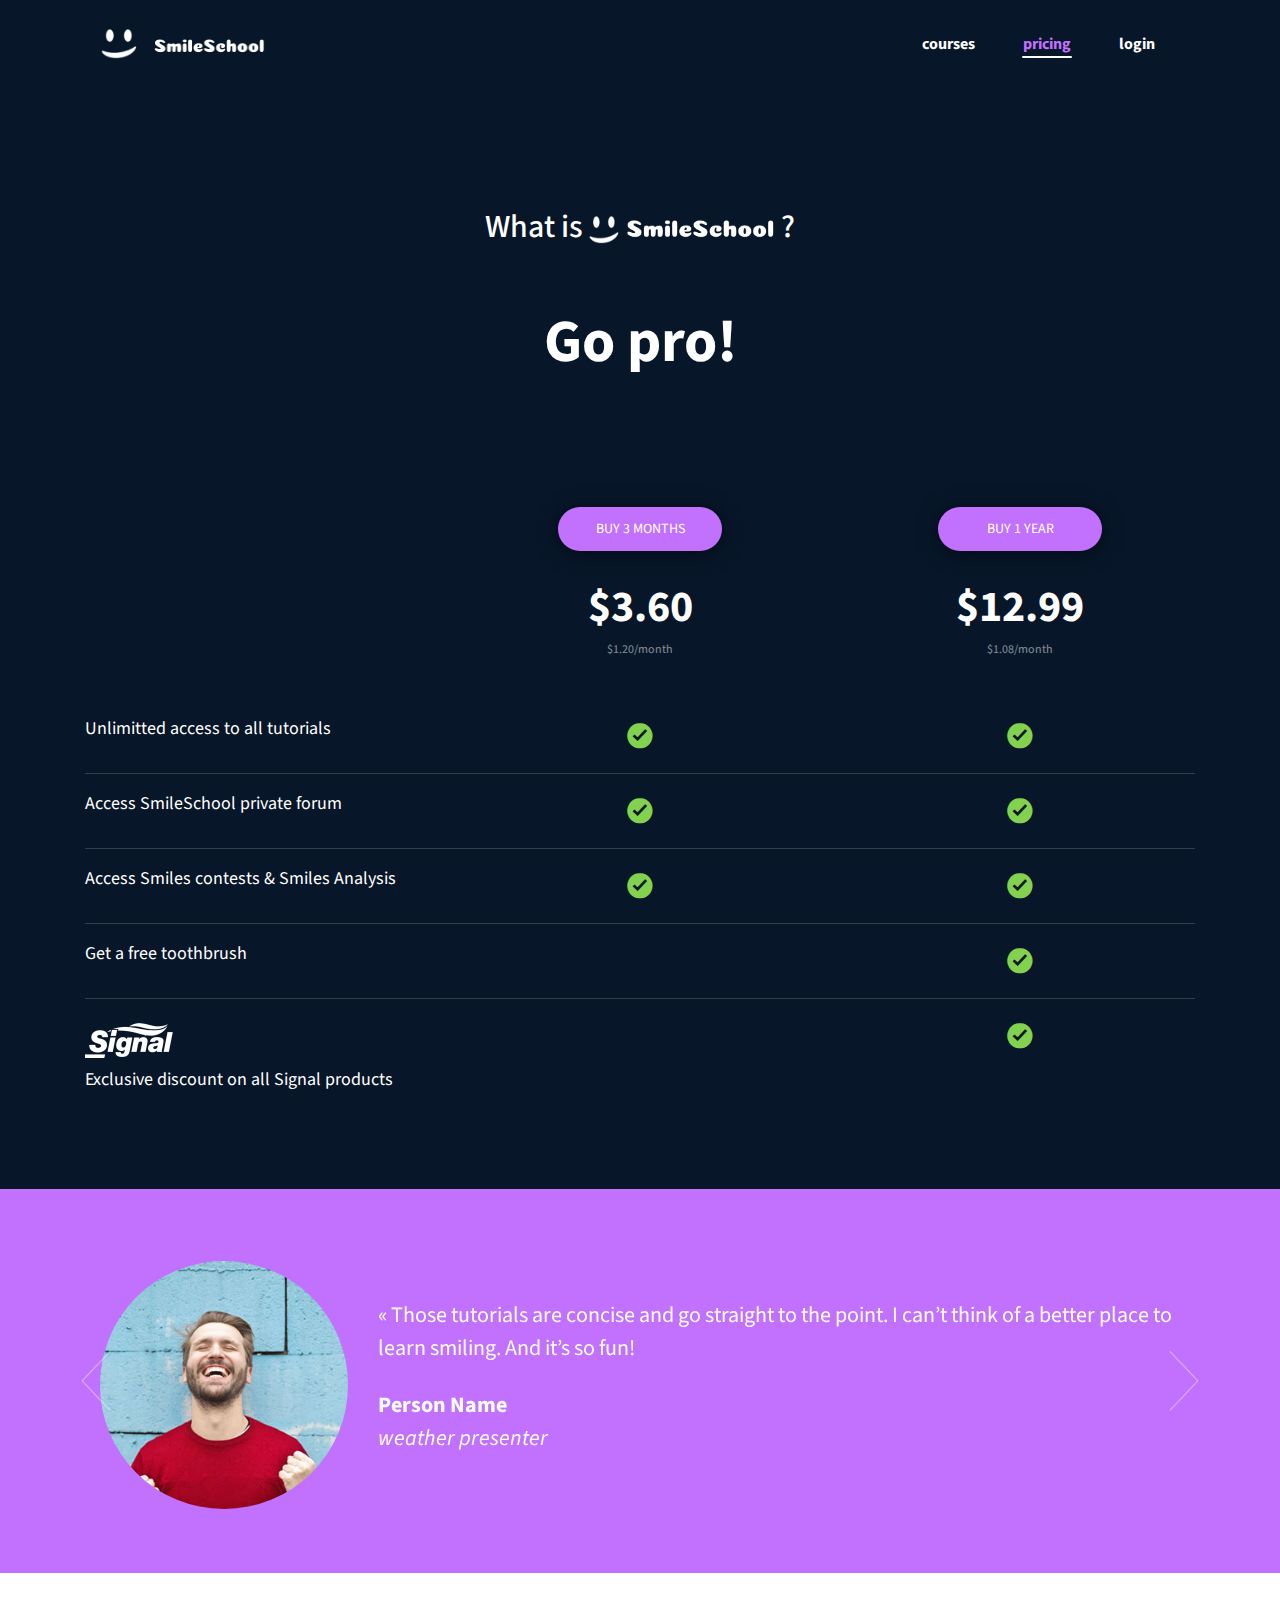
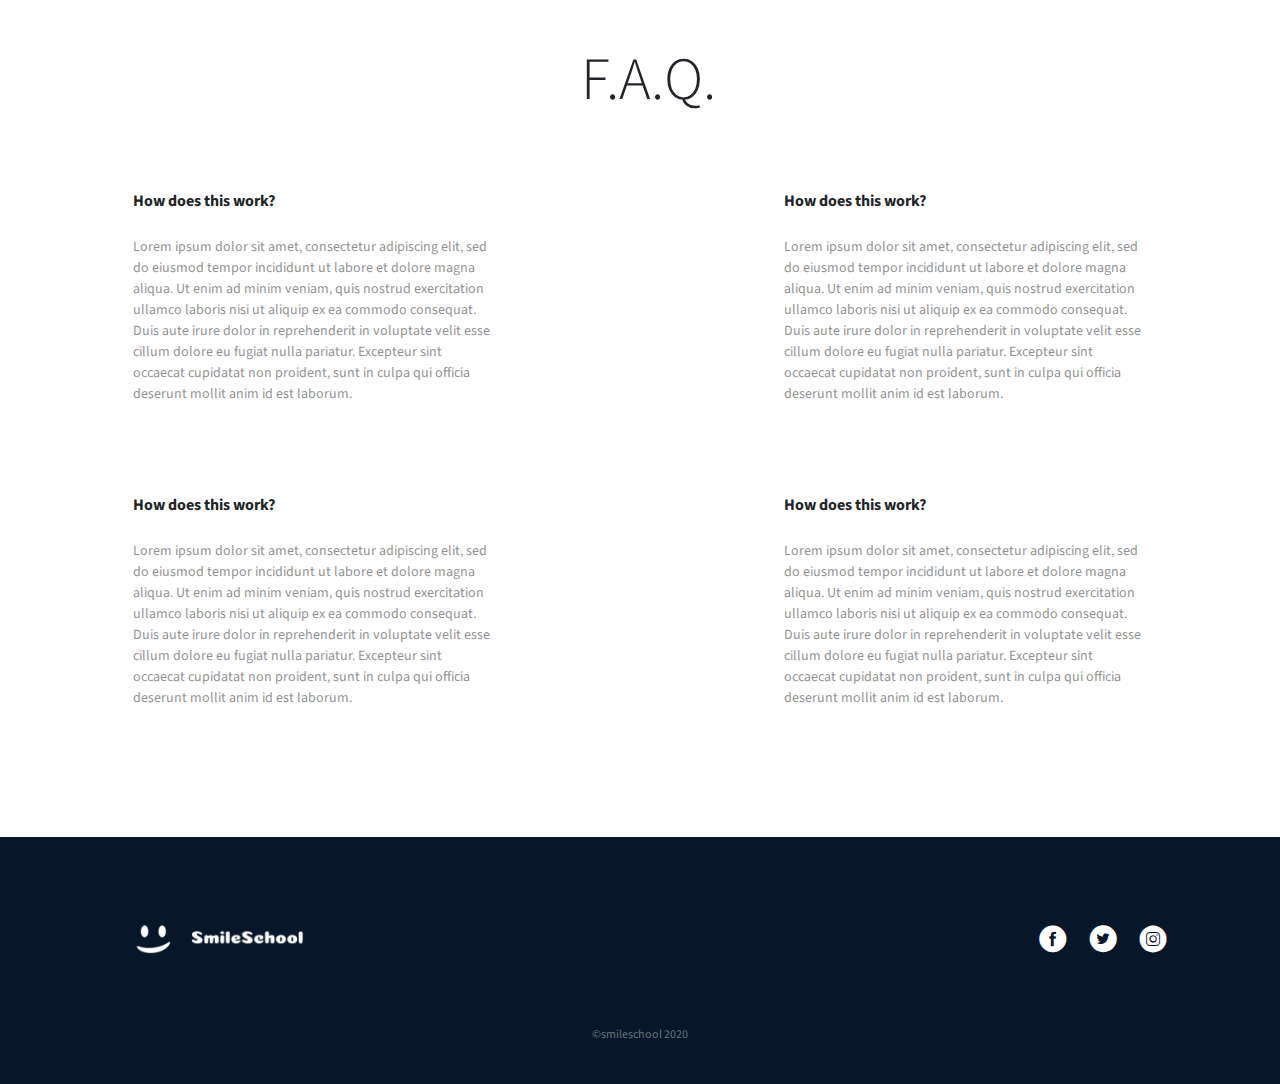
<file: 0-pricing.html>
<!DOCTYPE html>
<html lang="en">
<head>
	<meta charset="UTF-8">
	<meta http-equiv="X-UA-Compatible" content="IE=edge">
	<meta name="viewport" content="width=device-width, initial-scale=1.0">
	<link rel="icon" type="image/png" href="./images/favicon.png">
	<link rel="icon" type="image/x-icon" href="./images/favicon.ico">
	<link href="https://fonts.googleapis.com/css?family=Source+Sans+Pro&display=swap" rel="stylesheet">
	<link href="https://fonts.googleapis.com/css?family=Coiny&display=swap" rel="stylesheet">
	<script src="https://code.jquery.com/jquery-3.4.1.min.js" integrity="sha256-CSXorXvZcTkaix6Yvo6HppcZGetbYMGWSFlBw8HfCJo=" crossorigin="anonymous"></script>
	<script src="https://stackpath.bootstrapcdn.com/bootstrap/4.4.1/js/bootstrap.min.js" integrity="sha384-wfSDF2E50Y2D1uUdj0O3uMBJnjuUD4Ih7YwaYd1iqfktj0Uod8GCExl3Og8ifwB6" crossorigin="anonymous"></script>
	<script src="https://cdnjs.cloudflare.com/ajax/libs/popper.js/1.12.9/umd/popper.min.js" integrity="sha384-ApNbgh9B+Y1QKtv3Rn7W3mgPxhU9K/ScQsAP7hUibX39j7fakFPskvXusvfa0b4Q" crossorigin="anonymous"></script>
	<link rel="stylesheet" href="https://stackpath.bootstrapcdn.com/bootstrap/4.4.1/css/bootstrap.min.css" integrity="sha384-Vkoo8x4CGsO3+Hhxv8T/Q5PaXtkKtu6ug5TOeNV6gBiFeWPGFN9MuhOf23Q9Ifjh" crossorigin="anonymous">
	<link rel="stylesheet" href="styles.css">
	<title>Smile</title>
</head>
<body>
	<section class="bg-dark pb-5">
	<header class="bg-dark pb-0 pb-sm-5 pt-3">
		<!-- HEADER BEGINS -->
		<div class="container-md">
			<nav class="navbar navbar-expand-sm navbar-dark pb-3 pb-sm-5">
				<button class="navbar-toggler border-0 align-self-start mt-1" type="button" data-toggle="collapse" data-target="#navbarSupportedContent" aria-controls="navbarSupportedContent" aria-expanded="false" aria-label="Toggle navigation">
					<span class="navbar-toggler-icon"></span>
				</button>
				<div class="d-flex flex-column flex-sm-row justify-content-center align-items-center mx-auto pr-4 pr-sm-0">
					<img class="mr-sm-3" src="./images/smile_off.png" alt="Smiley face logo" width="36.39px" height="29.46px">
					<img class="mt-2" src="./images/logo.png" alt="Company's name logo" width="111.83px">
				</div>
				<div class="collapse navbar-collapse text-center text-white" id="navbarSupportedContent">
					<ul class="navbar-nav ml-auto pl-2 pl-sm-0">
						<li class="nav-item">
							<a class="nav-link mx-3 text-white font-weight-bold" href="./courses.html">courses</a>
						</li>
						<li class="nav-item font-weight-bold">
							<a class="nav-link mx-3 text-white text-primary underline position-relative" href="./pricing.html">pricing</a>
						</li>
						<li class="nav-item">
							<a class="nav-link mx-3 text-white font-weight-bold" href="#">login</a>
						</li>
					</ul>
				</div>
			</nav>
		</div>	
		<!-- HEADER ENDS -->
	</header>
	<header class="pb-4 pt-3 pt-sm-0">
			<h2 class="text-white text-center mb-0 mt-5 pt-5 pt-sm-0 price-hero-fz">
				What is
				<img src="./images/smile_off.png" alt="A smilling face" width="30px" height="28px">
				<img class="mt-1" src="./images/logo.png" alt="Company's name logo" width="150px">
				?
			</h2>
			<h1 class="text-white font-weight-bold text-center pricing-h1-fz mt-5 pt-2">
				Go pro!
			</h1>
	</header>
	</section>
	<section class="bg-dark pb-5 text-white">
		<div class="container text-white text-center py-5">
			<div class="row justify-content-end">
				<div class="col-6 col-sm-5 col-md-4">
					<button class="btn-primary mb-4">
							BUY 3 MONTHS
					</button>
					<p class="mb-0 price-fz font-weight-bold">$3.60</p>
					<p class="mb-0 price-period">$1.20/month</p>
				</div>
				<div class="col-6 col-sm-4 col-md-4">
					<button class="btn-primary mb-4">
							BUY 1 YEAR
					</button>
					<p class="mb-0 price-fz font-weight-bold">$12.99</p>
					<p class="mb-0 price-period">$1.08/month</p>
				</div>
			</div> <!-- END OF BUTTON ROW -->
			<div class="font-weight-bold my-5 d-sm-none">
				<div class="row justify-content-end">
					<div class="col-3 period-fz">3 MONTHS</div>
					<div class="col-3 period-fz">1 YEAR</div>
				</div>
			</div> <!-- END OF PERIOD ROW -->
			<div class="row mt-sm-5 pt-sm-2">
				<div class="col-6 col-md-4 text-left price-row-fz">
					Unlimitted access to all tutorials
				</div>
				<div class="col-3 col-md-4 check"></div>
				<div class="col-3 col-md-4 check"></div>
			</div> <!-- END OF FIRST ROW -->
			<hr class="hr">
			<div class="row">
				<div class="col-6 col-md-4 text-left price-row-fz">
					Access SmileSchool private forum	
				</div>
				<div class="col-3 col-md-4 check"></div>
				<div class="col-3 col-md-4 check"></div>
			</div> <!-- END OF FIRST ROW -->
			<hr class="hr">
			<div class="row">
				<div class="col-6 col-md-4 text-left price-row-fz">
					Access Smiles contests & Smiles Analysis	
				</div>
				<div class="col-3 col-md-4 check"></div>
				<div class="col-3 col-md-4 check"></div>
			</div> <!-- END OF FIRST ROW -->
			<hr class="hr">
			<div class="row">
				<div class="col-6 col-md-4 text-left price-row-fz">
					Get a free toothbrush	
				</div>
				<div class="col-3 col-md-4"></div>
				<div class="col-3 col-md-4 check"></div>
			</div> <!-- END OF FIRST ROW -->
			<hr class="hr">
			<div class="row">
				<div class="col-6 col-md-4 text-left price-row-fz">
					<img class="my-2" src="./images/signal.png" alt="Signal's company logo" width="88px" height="35px">
					<br>
					Exclusive discount on all Signal products
				</div>
				<div class="col-3 col-md-4"></div>
				<div class="col-3 col-md-4 check"></div>
			</div> <!-- END OF FIRST ROW -->
		</div> <!-- END OF CONTAINER -->
	</section>
	<!-- SLIDESHOW BEGINS -->
		<div id="carouselExampleInterval" class="carousel slide bg-primary text-white py-5" data-ride="carousel">
			<div class="carousel-inner pt-4 pb-3">
				<div class="carousel-item active ">
					<div class="container-md">
						<div class="row justify-content-center alig-items-center carousel-quote-fz mx-sm-5 mx-md-auto pl-sm-3 pl-md-0">
							<img class="col-6 col-sm-4 col-md-3 rounded-circle mb-4 mb-sm-auto" src="./images/profile_5.jpg" alt="A profile picture containing a smilling person">
							<div class="col-12 col-sm-8 col-md-9 align-self-center">
								<blockquote class="blockquote carousel-quote-fz ">
									<p class="mb-4">« Those tutorials are concise and go straight to the point. I can’t think of a better place to learn smiling. And it’s so fun!</p>
									<footer>
										<p class="font-weight-bold mb-0">Person Name</p>
										<p class="mb-0"><cite>weather presenter</cite></p>
									</footer>
								</blockquote>
							</div>
						</div>
					</div>
				</div>
				<div class="carousel-item">
					<div class="container-md">
						<div class="row justify-content-center alig-items-center carousel-quote-fz mx-sm-5 mx-md-auto pl-sm-3 pl-md-0">
							<img class="col-6 col-sm-4 col-md-3 rounded-circle mb-4 mb-sm-auto" src="./images/profile_5.jpg" alt="A profile picture containing a smilling person">
							<div class="col-12 col-sm-8 col-md-9 align-self-center">
								<blockquote class="blockquote carousel-quote-fz ">
									<p class="mb-4">« Those tutorials are concise and go straight to the point. I can’t think of a better place to learn smiling. And it’s so fun!</p>
									<footer>
										<p class="font-weight-bold mb-0">Person Name</p>
										<p class="mb-0"><cite>weather presenter</cite></p>
									</footer>
								</blockquote>
							</div>
						</div>
					</div>
				</div>
			</div>
			<a class="carousel-control-prev uplift" href="#carouselExampleInterval" role="button" data-slide="prev">
			<span class="carousel-control-prev-icon white-left-arrow left-arrow" aria-hidden="true"></span>
			<span class="sr-only">Previous</span>
			</a>
			<a class="carousel-control-next uplift" href="#carouselExampleInterval" role="button" data-slide="next">
				<span class="carousel-control-next-icon white-right-arrow right-arrow" aria-hidden="true"></span>
				<span class="sr-only">Next</span>
			</a>
		</div>
	<!-- SLIDESHOW ENDS -->
	<section class="bg-white py-5 mb-3">
		<header>
			<h2 class="text-center font-weight-light mx-auto py-4 mb-5 faq-fz pl-5 pl-sm-3">
				F.A.Q.
			</h2>
		</header>
		<div class="container-md">
			<div class="row pb-5">
				<div class="col-12 col-sm-6 pr-md-5">
					<p class="font-weight-bold mb-4 pl-sm-5">How does this work?</p>
					<p class="faq-p px-sm-5 mr-md-5">Lorem ipsum dolor sit amet, consectetur adipiscing elit, sed do eiusmod tempor incididunt ut labore et dolore magna aliqua. Ut enim ad minim veniam, quis nostrud exercitation ullamco laboris nisi ut aliquip ex ea commodo consequat. Duis aute irure dolor in reprehenderit in voluptate velit esse cillum dolore eu fugiat nulla pariatur. Excepteur sint occaecat cupidatat non proident, sunt in culpa qui officia deserunt mollit anim id est laborum.</p>
				</div>
				<div class="col-12 col-sm-6 mt-5 mt-sm-0 pt-5 pt-sm-0 pl-md-5">
					<p class="font-weight-bold mb-4 pl-sm-5 ml-md-5">How does this work?</p>
					<p class="faq-p px-sm-5 ml-md-5">Lorem ipsum dolor sit amet, consectetur adipiscing elit, sed do eiusmod tempor incididunt ut labore et dolore magna aliqua. Ut enim ad minim veniam, quis nostrud exercitation ullamco laboris nisi ut aliquip ex ea commodo consequat. Duis aute irure dolor in reprehenderit in voluptate velit esse cillum dolore eu fugiat nulla pariatur. Excepteur sint occaecat cupidatat non proident, sunt in culpa qui officia deserunt mollit anim id est laborum.</p>
				</div>
				<div class="col-12 col-sm-6 mt-5 pt-5 pt-sm-4 pr-md-5">
					<p class="font-weight-bold mb-4 pl-sm-5">How does this work?</p>
					<p class="faq-p px-sm-5 mr-md-5">Lorem ipsum dolor sit amet, consectetur adipiscing elit, sed do eiusmod tempor incididunt ut labore et dolore magna aliqua. Ut enim ad minim veniam, quis nostrud exercitation ullamco laboris nisi ut aliquip ex ea commodo consequat. Duis aute irure dolor in reprehenderit in voluptate velit esse cillum dolore eu fugiat nulla pariatur. Excepteur sint occaecat cupidatat non proident, sunt in culpa qui officia deserunt mollit anim id est laborum.</p>
				</div>
				<div class="col-12 col-sm-6 mt-5 pt-5 pt-sm-4 pl-md-5">
					<p class="font-weight-bold mb-4 pl-md-5 ml-sm-5">How does this work?</p>
					<p class="faq-p px-sm-5 ml-md-5">Lorem ipsum dolor sit amet, consectetur adipiscing elit, sed do eiusmod tempor incididunt ut labore et dolore magna aliqua. Ut enim ad minim veniam, quis nostrud exercitation ullamco laboris nisi ut aliquip ex ea commodo consequat. Duis aute irure dolor in reprehenderit in voluptate velit esse cillum dolore eu fugiat nulla pariatur. Excepteur sint occaecat cupidatat non proident, sunt in culpa qui officia deserunt mollit anim id est laborum.</p>
				</div>
			</div>
		</div>
	</section>
	<footer class="text-center bg-dark pt-5 pb-4">
		<div class="container px-5 px-sm-0 px-md-5 pt-4 mt-3 mw-sm-90 mx-sm-4 mx-md-auto">
		<div class="d-sm-flex justify-content-between align-items-center">
			<div class="d-flex justify-content-between mx-auto mx-sm-0 pl-sm-4 pl-sm-0">
				<div class="mx-auto">
					<img class="mr-3" src="./images/smile_off.png" alt="A smiley face" width="35px" height="29px">
					<img src="./images/logo.png" alt="Company's name logo" width="114px">
				</div>
			</div>
			<nav class="footer-nav d-flex justify-content-between mt-5 mt-sm-0 mx-auto mx-sm-0">
				<a class="facebook position-relative text-white" href="#"></a>
				<a class="twitter position-relative text-white" href="#"></a>
				<a class="instagram position-relative text-white" href="#"></a>
			</nav>
		</div>
		<p class="mt-5 text-muted mt-5 pt-4 footer-p-fz">©smileschool 2020</p>
		</div>
	</footer>
</body>
</html>
</file>
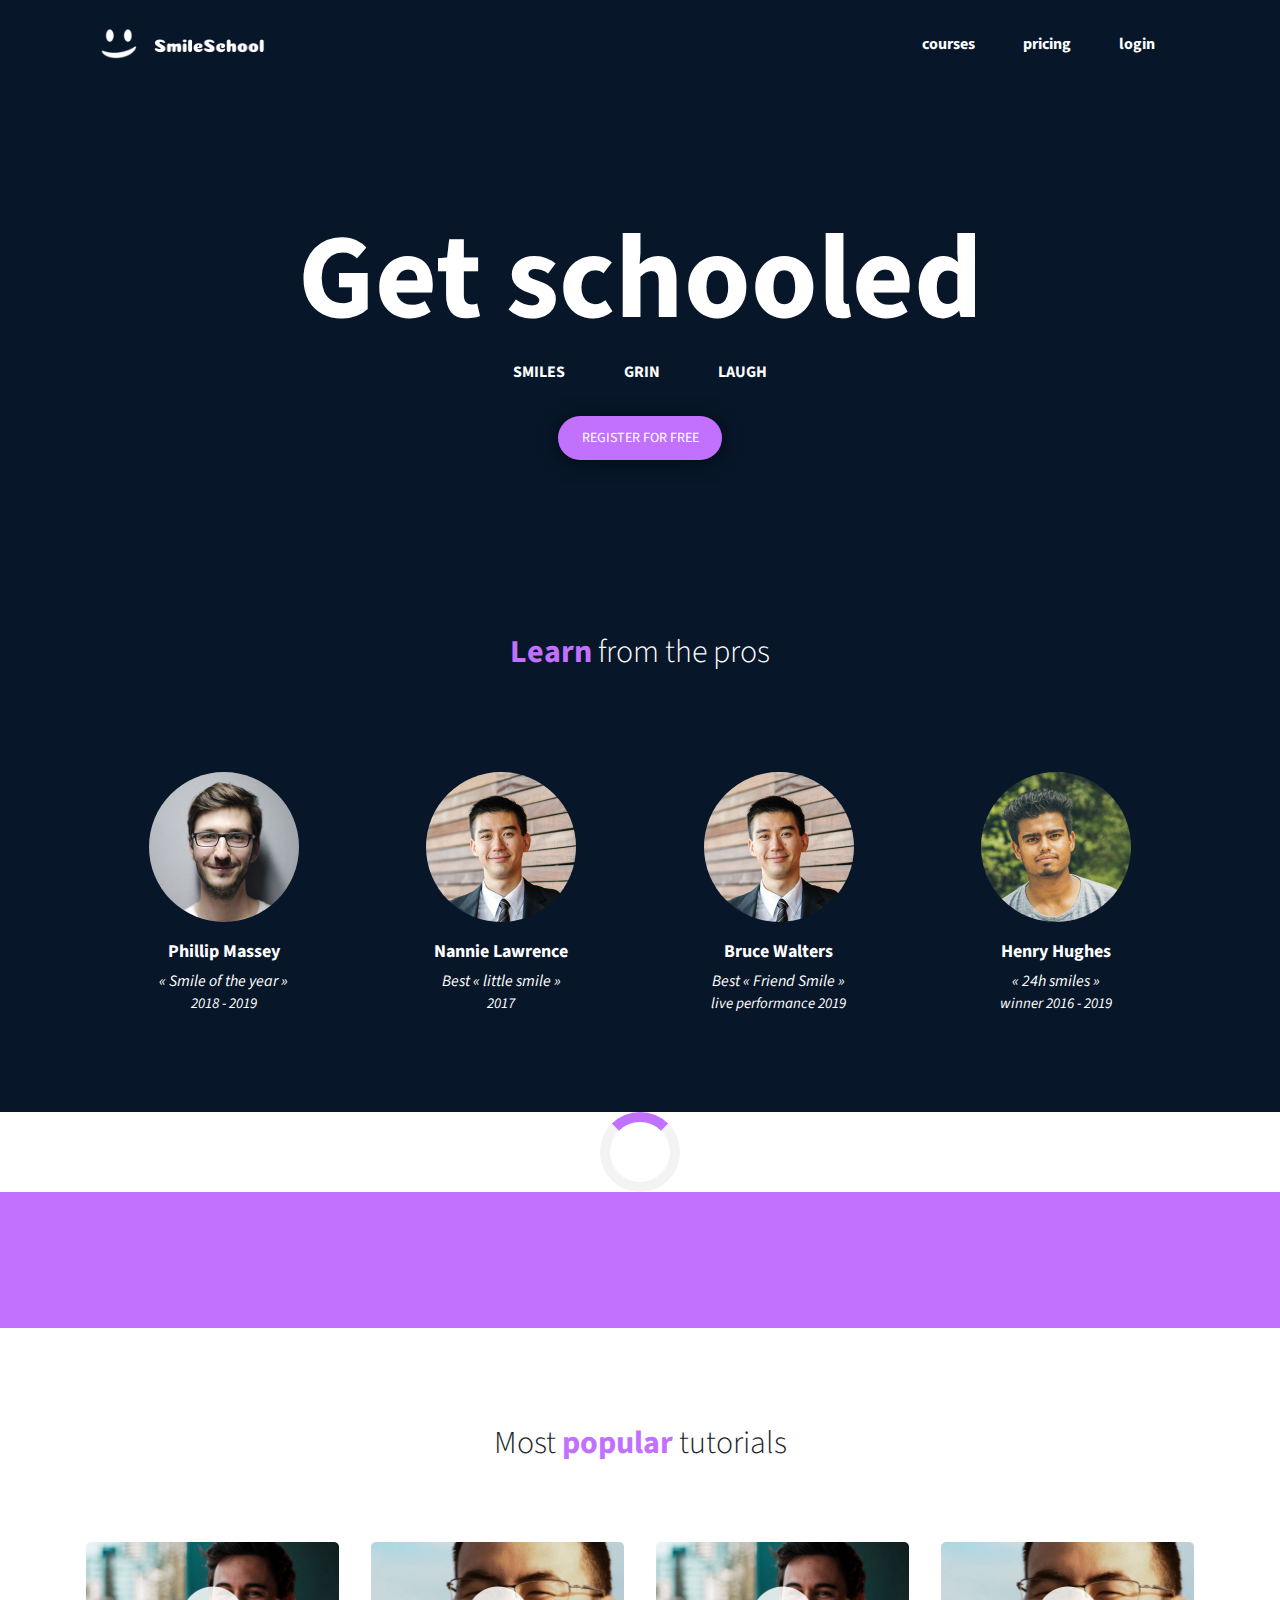
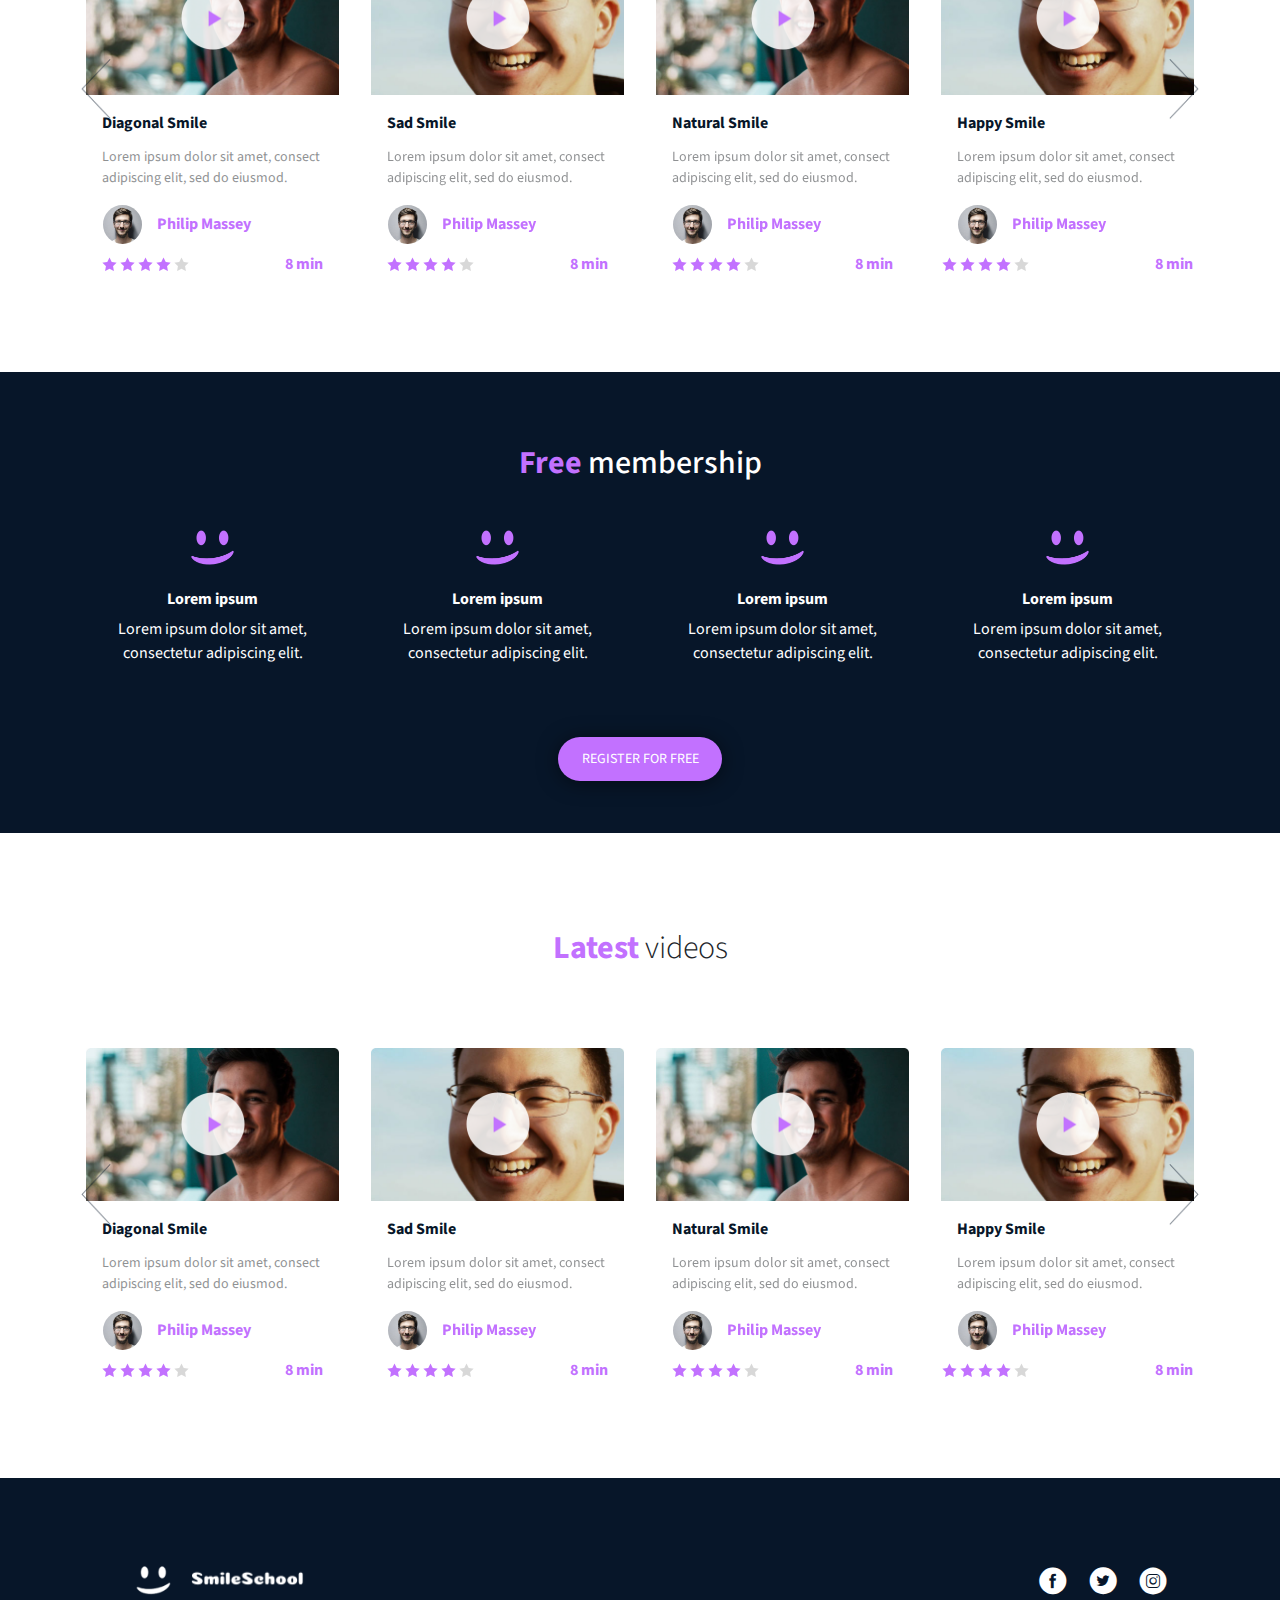
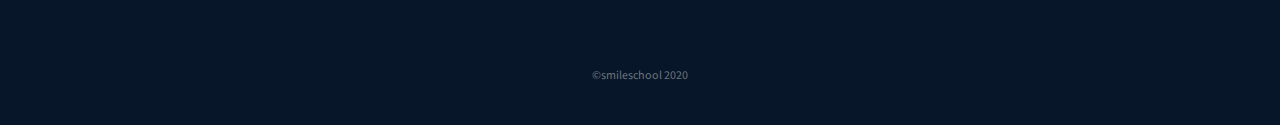
<file: 1-homepage.html>
<!DOCTYPE html>
<html lang="en">
<head>
	<meta charset="UTF-8">
	<meta http-equiv="X-UA-Compatible" content="IE=edge">
	<meta name="viewport" content="width=device-width, initial-scale=1.0">
	<link rel="icon" type="image/png" href="./images/favicon.png">
	<link rel="icon" type="image/x-icon" href="./images/favicon.ico">
	<link href="https://fonts.googleapis.com/css?family=Source+Sans+Pro&display=swap" rel="stylesheet">
	<link href="https://fonts.googleapis.com/css?family=Coiny&display=swap" rel="stylesheet">
	<script src="https://code.jquery.com/jquery-3.4.1.min.js" integrity="sha256-CSXorXvZcTkaix6Yvo6HppcZGetbYMGWSFlBw8HfCJo=" crossorigin="anonymous"></script>
	<script src="https://stackpath.bootstrapcdn.com/bootstrap/4.4.1/js/bootstrap.min.js" integrity="sha384-wfSDF2E50Y2D1uUdj0O3uMBJnjuUD4Ih7YwaYd1iqfktj0Uod8GCExl3Og8ifwB6" crossorigin="anonymous"></script>
	<script src="https://cdnjs.cloudflare.com/ajax/libs/popper.js/1.12.9/umd/popper.min.js" integrity="sha384-ApNbgh9B+Y1QKtv3Rn7W3mgPxhU9K/ScQsAP7hUibX39j7fakFPskvXusvfa0b4Q" crossorigin="anonymous"></script>
	<link rel="stylesheet" href="https://stackpath.bootstrapcdn.com/bootstrap/4.4.1/css/bootstrap.min.css" integrity="sha384-Vkoo8x4CGsO3+Hhxv8T/Q5PaXtkKtu6ug5TOeNV6gBiFeWPGFN9MuhOf23Q9Ifjh" crossorigin="anonymous">
	<link rel="stylesheet" href="styles.css">
	<script src="scripts.js"></script>
	<title>Smile</title>
</head>
<body>
	<header class="bg-dark pb-5 pt-3">
		<!-- HEADER BEGINS -->
		<div class="container-md">
			<nav class="navbar navbar-expand-sm navbar-dark pb-5">
				<button class="navbar-toggler border-0 align-self-start mt-1" type="button" data-toggle="collapse" data-target="#navbarSupportedContent" aria-controls="navbarSupportedContent" aria-expanded="false" aria-label="Toggle navigation">
					<span class="navbar-toggler-icon"></span>
				</button>
				<div class="d-flex flex-column flex-sm-row justify-content-center align-items-center mx-auto pr-4 pr-sm-0">
					<img class="mr-sm-3" src="./images/smile_off.png" alt="Smiley face logo" width="36.39px" height="29.46px">
					<img class="mt-2" src="./images/logo.png" alt="Company's name logo" width="111.83px">
				</div>
				<div class="collapse navbar-collapse text-center text-white" id="navbarSupportedContent">
					<ul class="navbar-nav ml-auto pl-2 pl-sm-0">
						<li class="nav-item">
							<a class="nav-link mx-3 text-white font-weight-bold" href="./courses.html">courses</a>
						</li>
						<li class="nav-item font-weight-bold">
							<a class="nav-link mx-3 text-white" href="./pricing.html">pricing</a>
						</li>
						<li class="nav-item">
							<a class="nav-link mx-3 text-white font-weight-bold" href="#">login</a>
						</li>
					</ul>
				</div>
			</nav>
		</div>	
		<!-- HEADER ENDS -->
		<h1 class="font-weight-bold text-center text-white mt-5 mx-1 mx-sm-auto pt-5 homepage-h1">Get schooled</h1>
		<div class="d-flex justify-content-between mx-auto hero-subtitle text-white">
			<p class="font-weight-bold">SMILES</p>
			<p class="font-weight-bold">GRIN</p>
			<p class="font-weight-bold">LAUGH</p>
		</div>
		<button class="btn btn-primary text-white rounded mt-3 d-block mx-auto">REGISTER FOR FREE</button>
		<p class="hero-p text-white text-center font-weight-light pb-4"><span class="font-weight-bold text-primary">Learn</span> from the pros</p>
		<div class="container-md">
		<div class="row justify-content-between align-items-center mx-auto text-white text-center mb-5 mt-5 pt-4">
				<div class="col-6 col-sm-3">
					<img class="rounded-circle" src="./images/profile_1.jpg" alt="A profile picture containing a person" width="150px" height="150px">
					<p class="font-weight-bold mb-1 mt-3 hero-name mw-100">Phillip Massey</p>
					<p class="font-italic mb-0">« Smile of the year »</p>
					<p class="font-italic mb-0 fz">2018 - 2019</p>
				</div>
				<div class="col-6 col-sm-3">
					<img class="rounded-circle" src="./images/profile_2.jpg" alt="A profile picture containing a person  " width="150px" height="150px">
					<p class="font-weight-bold mb-1 mt-3 hero-name">Nannie Lawrence</p>
					<p class="font-italic m-0">Best « little smile »</p>
					<p class="font-italic m-0 fz">2017</p>
				</div>
				<div class="col-6 col-sm-3 mt-5 mt-sm-0 pt-2 pt-sm-0">
					<img class="rounded-circle" src="./images/profile_3.jpg" alt="A profile picture containing a person" width="150px" height="150px">
					<p class="font-weight-bold mb-1 mt-3 hero-name">Bruce Walters</p>
					<p class="font-italic mb-0">Best « Friend Smile »</p>
					<p class="font-italic mb-0 ab fz">live performance 2019</p>

				</div>
				<div class="col-6 col-sm-3 mt-5 mt-sm-0 pt-2 pt-sm-0">
					<img class="rounded-circle" src="./images/profile_4.jpg" alt="A profile picture containing a person" width="150px" height="150px">
					<p class="font-weight-bold mb-1 mt-3 hero-name">Henry Hughes</p>
					<p class="font-italic mb-0">« 24h smiles »</p>
					<p class="font-italic mb-0 fz">winner 2016 - 2019</p>
				</div>
			</div>
		</div>
	</header>
	<!-- SLIDESHOW BEGINS -->
	<div class="loader"></div>
		<div id="carouselExampleInterval" class="carousel slide bg-primary text-white py-5" data-ride="carousel">
			<div class="carousel-inner pt-4 pb-3" id="JQquotes">
				</div>
			</div>
		</div>
	<!-- SLIDESHOW ENDS -->
	<!-- TUTORIALS BEGINS-->
	<section class="bg-white py-5 mb-3">
		<header class="text-center pt-5">
			<h2 class="font-weight-light">
				Most <span class="font-weight-bold text-primary">popular</span> tutorials
			</h2>
		</header>
			<div id="carouselExampleInterva" class="carousel slide" data-ride="carousel">
				<div class="carousel-inner">
					<div class="carousel-item active">
						<div class="container mt-5 pt-4 pb-3"> <!--	CONTAINER BEGINS -->
							<div class="row align-items-center">
								<div class="card col-8 col-sm-6 col-md-3 border-0 p-0 px-3 mx-auto">
									<div class="position-relative">
										<img class="w-100 h-100 card-img-top" src="./images/thumbnail_1.jpg" alt="A thumbnail of a smilling white man">
										<img class="d-block position-absolute play-btn m-auto" src="./images/play.png" alt="A thumbnail of a smilling asian man" width="64px" height="64px">
									</div>
									<div class="card-body p-3">
										<p class="font-weight-bold card-title text-dark">Diagonal Smile</p>
										<p class="card-text">Lorem ipsum dolor sit amet, consect adipiscing elit, sed do eiusmod.</p>
										<div class="row pl-3">
											<img class="col-2 p-0 rounded-circle" src="./images/profile_1.jpg" alt="A profile picture of a smilling man">
											<p class="col-10 font-weight-bold text-primary align-self-center mb-0">
												Philip Massey
											</p>
										</div>
										<div class="d-flex justify-content-between align-items-center mt-2">
											<div class="star-con">
												<img class="star-size" src="./images/star_on.png" alt="A purple star">
												<img class="star-size" src="./images/star_on.png" alt="A purple star">
												<img class="star-size" src="./images/star_on.png" alt="A purple star">
												<img class="star-size" src="./images/star_on.png" alt="A purple star">
												<img class="star-size" src="./images/star_off.png" alt="A grey star">
											</div>
											<p class="mb-0 time font-weight-bold text-primary">8 min</p>
										</div>
									</div>
									</div> <!-- CARD ENDS -->	
								<div class="card col-6 col-md-3 border-0 p-0 px-3 d-none d-sm-block">
									<div class="position-relative">
										<img class="w-100 h-100 card-img-top" src="./images/thumbnail_2.jpg" alt="A thumbnail of a smilling white man">
										<img class="d-block position-absolute play-btn m-auto" src="./images/play.png" alt="A thumbnail of a smilling asian man" width="64px" height="64px">
									</div>
									<div class="card-body p-3">
										<p class="font-weight-bold card-title text-dark">Sad Smile</p>
										<p class="card-text">Lorem ipsum dolor sit amet, consect adipiscing elit, sed do eiusmod.</p>
										<div class="row pl-3">
											<img class="col-2 p-0 rounded-circle" src="./images/profile_1.jpg" alt="A profile picture of a smilling man">
											<p class="col-10 font-weight-bold text-primary align-self-center mb-0">
												Philip Massey
											</p>
										</div>
										<div class="d-flex justify-content-between align-items-center mt-2">
											<div class="star-con">
												<img class="star-size" src="./images/star_on.png" alt="A purple star">
												<img class="star-size" src="./images/star_on.png" alt="A purple star">
												<img class="star-size" src="./images/star_on.png" alt="A purple star">
												<img class="star-size" src="./images/star_on.png" alt="A purple star">
												<img class="star-size" src="./images/star_off.png" alt="A grey star">
											</div>
											<p class="mb-0 time font-weight-bold text-primary">8 min</p>
										</div>
									</div>
									</div> <!-- CARD ENDS -->	
								<div class="card col-3 border-0 p-0 px-3 d-none d-md-block">
									<div class="position-relative">
										<img class="w-100 h-100 card-img-top" src="./images/thumbnail_1.jpg" alt="A thumbnail of a smilling white man">
										<img class="d-block position-absolute play-btn m-auto" src="./images/play.png" alt="A thumbnail of a smilling asian man" width="64px" height="64px">
									</div>
									<div class="card-body p-3">
										<p class="font-weight-bold card-title text-dark">Natural Smile</p>
										<p class="card-text">Lorem ipsum dolor sit amet, consect adipiscing elit, sed do eiusmod.</p>
										<div class="row pl-3">
											<img class="col-2 p-0 rounded-circle" src="./images/profile_1.jpg" alt="A profile picture of a smilling man">
											<p class="col-10 font-weight-bold text-primary align-self-center mb-0">
												Philip Massey
											</p>
										</div>
										<div class="d-flex justify-content-between align-items-center mt-2">
											<div class="star-con">
												<img class="star-size" src="./images/star_on.png" alt="A purple star">
												<img class="star-size" src="./images/star_on.png" alt="A purple star">
												<img class="star-size" src="./images/star_on.png" alt="A purple star">
												<img class="star-size" src="./images/star_on.png" alt="A purple star">
												<img class="star-size" src="./images/star_off.png" alt="A grey star">
											</div>
											<p class="mb-0 time font-weight-bold text-primary">8 min</p>
										</div>
									</div>
									</div> <!-- CARD ENDS -->	
								<div class="card col-3 border-0 p-0 px-3 d-none d-md-block">
									<div class="position-relative">
										<img class="w-100 h-100 card-img-top" src="./images/thumbnail_2.jpg" alt="A thumbnail of a smilling white man">
										<img class="d-block position-absolute play-btn m-auto" src="./images/play.png" alt="A thumbnail of a smilling asian man" width="64px" height="64px">
									</div>
									<div class="card-body p-3">
										<p class="font-weight-bold card-title text-dark">Happy Smile</p>
										<p class="card-text">Lorem ipsum dolor sit amet, consect adipiscing elit, sed do eiusmod.</p>
										<div class="row pl-3">
											<img class="col-2 p-0 rounded-circle" src="./images/profile_1.jpg" alt="A profile picture of a smilling man">
											<p class="col-10 font-weight-bold text-primary align-self-center mb-0">
												Philip Massey
											</p>
										</div>
										<div class="row justify-content-between align-items-center mt-2">
											<div>
												<img class="star-size" src="./images/star_on.png" alt="A purple star">
												<img class="star-size" src="./images/star_on.png" alt="A purple star">
												<img class="star-size" src="./images/star_on.png" alt="A purple star">
												<img class="star-size" src="./images/star_on.png" alt="A purple star">
												<img class="star-size" src="./images/star_off.png" alt="A grey star">
											</div>
											<p class="mb-0 time font-weight-bold text-primary">8 min</p>
										</div>
									</div>
									</div> <!-- CARD ENDS -->	
								</div> <!-- ROW ENDS -->
							</div> <!-- CONTAINER ENDS -->
						</div>
					<div class="carousel-item">
						<div class="container mt-5 pt-4 pb-3"> <!--	CONTAINER BEGINS -->
							<div class="row align-items-center">
								<div class="card col-8 col-sm-6 col-md-3 border-0 p-0 px-3 mx-auto">
									<div class="position-relative">
										<img class="w-100 h-100 card-img-top" src="./images/thumbnail_1.jpg" alt="A thumbnail of a smilling white man">
										<img class="d-block position-absolute play-btn m-auto" src="./images/play.png" alt="A thumbnail of a smilling asian man" width="64px" height="64px">
									</div>
									<div class="card-body p-3">
										<p class="font-weight-bold card-title text-dark">Diagonal Smile</p>
										<p class="card-text">Lorem ipsum dolor sit amet, consect adipiscing elit, sed do eiusmod.</p>
										<div class="row pl-3">
											<img class="col-2 p-0 rounded-circle" src="./images/profile_1.jpg" alt="A profile picture of a smilling man">
											<p class="col-10 font-weight-bold text-primary align-self-center mb-0">
												Philip Massey
											</p>
										</div>
										<div class="d-flex justify-content-between align-items-center mt-2">
											<div class="star-con">
												<img class="star-size" src="./images/star_on.png" alt="A purple star">
												<img class="star-size" src="./images/star_on.png" alt="A purple star">
												<img class="star-size" src="./images/star_on.png" alt="A purple star">
												<img class="star-size" src="./images/star_on.png" alt="A purple star">
												<img class="star-size" src="./images/star_off.png" alt="A grey star">
											</div>
											<p class="mb-0 time font-weight-bold text-primary">8 min</p>
										</div>
									</div>
									</div> <!-- CARD ENDS -->	
								<div class="card col-6 col-md-3 border-0 p-0 px-3 d-none d-sm-block">
									<div class="position-relative">
										<img class="w-100 h-100 card-img-top" src="./images/thumbnail_2.jpg" alt="A thumbnail of a smilling white man">
										<img class="d-block position-absolute play-btn m-auto" src="./images/play.png" alt="A thumbnail of a smilling asian man" width="64px" height="64px">
									</div>
									<div class="card-body p-3">
										<p class="font-weight-bold card-title text-dark">Sad Smile</p>
										<p class="card-text">Lorem ipsum dolor sit amet, consect adipiscing elit, sed do eiusmod.</p>
										<div class="row pl-3">
											<img class="col-2 p-0 rounded-circle" src="./images/profile_1.jpg" alt="A profile picture of a smilling man">
											<p class="col-10 font-weight-bold text-primary align-self-center mb-0">
												Philip Massey
											</p>
										</div>
										<div class="d-flex justify-content-between align-items-center mt-2">
											<div class="star-con">
												<img class="star-size" src="./images/star_on.png" alt="A purple star">
												<img class="star-size" src="./images/star_on.png" alt="A purple star">
												<img class="star-size" src="./images/star_on.png" alt="A purple star">
												<img class="star-size" src="./images/star_on.png" alt="A purple star">
												<img class="star-size" src="./images/star_off.png" alt="A grey star">
											</div>
											<p class="mb-0 time font-weight-bold text-primary">8 min</p>
										</div>
									</div>
									</div> <!-- CARD ENDS -->	
								<div class="card col-3 border-0 p-0 px-3 d-none d-md-block">
									<div class="position-relative">
										<img class="w-100 h-100 card-img-top" src="./images/thumbnail_1.jpg" alt="A thumbnail of a smilling white man">
										<img class="d-block position-absolute play-btn m-auto" src="./images/play.png" alt="A thumbnail of a smilling asian man" width="64px" height="64px">
									</div>
									<div class="card-body p-3">
										<p class="font-weight-bold card-title text-dark">Natural Smile</p>
										<p class="card-text">Lorem ipsum dolor sit amet, consect adipiscing elit, sed do eiusmod.</p>
										<div class="row pl-3">
											<img class="col-2 p-0 rounded-circle" src="./images/profile_1.jpg" alt="A profile picture of a smilling man">
											<p class="col-10 font-weight-bold text-primary align-self-center mb-0">
												Philip Massey
											</p>
										</div>
										<div class="d-flex justify-content-between align-items-center mt-2">
											<div class="star-con">
												<img class="star-size" src="./images/star_on.png" alt="A purple star">
												<img class="star-size" src="./images/star_on.png" alt="A purple star">
												<img class="star-size" src="./images/star_on.png" alt="A purple star">
												<img class="star-size" src="./images/star_on.png" alt="A purple star">
												<img class="star-size" src="./images/star_off.png" alt="A grey star">
											</div>
											<p class="mb-0 time font-weight-bold text-primary">8 min</p>
										</div>
									</div>
									</div> <!-- CARD ENDS -->	
								<div class="card col-3 border-0 p-0 px-3 d-none d-md-block">
									<div class="position-relative">
										<img class="w-100 h-100 card-img-top" src="./images/thumbnail_2.jpg" alt="A thumbnail of a smilling white man">
										<img class="d-block position-absolute play-btn m-auto" src="./images/play.png" alt="A thumbnail of a smilling asian man" width="64px" height="64px">
									</div>
									<div class="card-body p-3">
										<p class="font-weight-bold card-title text-dark">Happy Smile</p>
										<p class="card-text">Lorem ipsum dolor sit amet, consect adipiscing elit, sed do eiusmod.</p>
										<div class="row pl-3">
											<img class="col-2 p-0 rounded-circle" src="./images/profile_1.jpg" alt="A profile picture of a smilling man">
											<p class="col-10 font-weight-bold text-primary align-self-center mb-0">
												Philip Massey
											</p>
										</div>
										<div class="row justify-content-between align-items-center mt-2">
											<div>
												<img class="star-size" src="./images/star_on.png" alt="A purple star">
												<img class="star-size" src="./images/star_on.png" alt="A purple star">
												<img class="star-size" src="./images/star_on.png" alt="A purple star">
												<img class="star-size" src="./images/star_on.png" alt="A purple star">
												<img class="star-size" src="./images/star_off.png" alt="A grey star">
											</div>
											<p class="mb-0 time font-weight-bold text-primary">8 min</p>
										</div>
									</div>
									</div> <!-- CARD ENDS -->	
								</div> <!-- ROW ENDS -->
							</div> <!-- CONTAINER ENDS -->
						</div>
					</div>
					<a class="carousel-control-prev" href="#carouselExampleInterva" role="button" data-slide="prev">
			  		  <span class="carousel-control-prev-icon left-black-arrow left-arrow" aria-hidden="true"></span>
			  		  <span class="sr-only">Previous</span>
			  		</a>
			  		<a class="carousel-control-next" href="#carouselExampleInterva" role="button" data-slide="next">
			  		  <span class="carousel-control-next-icon right-black-arrow right-arrow" aria-hidden="true"></span>
			  		  <span class="sr-only">Next</span>
			  		</a>
			</div>
	</section>
	<!-- TUTORIALS ENDS -->
	<section class="text-center text-white bg-dark pt-5 pb-5">
		<header>
			<h2 class="pt-4">
				<span class="font-weight-bold text-primary">Free</span> membership
			</h2>
		</header>
		<div class="container mt-5 pb-4">
			<div class="row row-cols-1 row-cols-sm-2 row-cols-md-4">
				<div class="col mt-5 mt-sm-0">
					<img class="mb-4" src="./images/smile_on.png" alt="A Smiley face" width="45px" height="36px">
					<h6 class="mb-2 font-weight-bold">Lorem ipsum</h6>
					<p class="mb-0">Lorem ipsum dolor sit amet,<br>consectetur adipiscing elit.</p>
				</div>
				<div class="col mt-5 mt-sm-0">
					<img class="mb-4" src="./images/smile_on.png" alt="A Smiley face" width="45px" height="36px">
					<h6 class="mb-2 font-weight-bold">Lorem ipsum</h6>
					<p class="mb-0">Lorem ipsum dolor sit amet,<br>consectetur adipiscing elit.</p>
				</div>
				<div class="col mt-5 mt-md-0">
					<img class="mb-4" src="./images/smile_on.png" alt="A Smiley face" width="45px" height="36px">
					<h6 class="mb-2 font-weight-bold">Lorem ipsum</h6>
					<p class="mb-0">Lorem ipsum dolor sit amet,<br>consectetur adipiscing elit.</p>
				</div>
				<div class="col mt-5 mt-md-0">
					<img class="mb-4" src="./images/smile_on.png" alt="A Smiley face" width="45px" height="36px">
					<h6 class="mb-2 font-weight-bold">Lorem ipsum</h6>
					<p class="mb-0">Lorem ipsum dolor sit amet,<br>consectetur adipiscing elit.</p>
				</div>
		  </div>
	  </div>
	  <button class="btn btn-primary text-white mb-1 mt-5">REGISTER FOR FREE</button>
	</section>
	<!--LATEST VIDEOES BEGINS -->
	<section class="bg-white py-5 mb-3">
		<header class="text-center pt-5">
			<h2 class="font-weight-light">
				<span class="font-weight-bold text-primary">Latest</span> videos
			</h2>
		</header>
			<div id="carouselExampleInterv" class="carousel slide" data-ride="carousel">
				<div class="carousel-inner">
					<div class="carousel-item active">
						<div class="container mt-5 pt-4 pb-3"> <!--	CONTAINER BEGINS -->
							<div class="row align-items-center">
								<div class="card col-8 col-sm-6 col-md-3 border-0 p-0 px-3 mx-auto">
									<div class="position-relative">
										<img class="w-100 h-100 card-img-top" src="./images/thumbnail_1.jpg" alt="A thumbnail of a smilling white man">
										<img class="d-block position-absolute play-btn m-auto" src="./images/play.png" alt="A thumbnail of a smilling asian man" width="64px" height="64px">
									</div>
									<div class="card-body p-3">
										<p class="font-weight-bold card-title text-dark">Diagonal Smile</p>
										<p class="card-text">Lorem ipsum dolor sit amet, consect adipiscing elit, sed do eiusmod.</p>
										<div class="row pl-3">
											<img class="col-2 p-0 rounded-circle" src="./images/profile_1.jpg" alt="A profile picture of a smilling man">
											<p class="col-10 font-weight-bold text-primary align-self-center mb-0">
												Philip Massey
											</p>
										</div>
										<div class="d-flex justify-content-between align-items-center mt-2">
											<div class="star-con">
												<img class="star-size" src="./images/star_on.png" alt="A purple star">
												<img class="star-size" src="./images/star_on.png" alt="A purple star">
												<img class="star-size" src="./images/star_on.png" alt="A purple star">
												<img class="star-size" src="./images/star_on.png" alt="A purple star">
												<img class="star-size" src="./images/star_off.png" alt="A grey star">
											</div>
											<p class="mb-0 time font-weight-bold text-primary">8 min</p>
										</div>
									</div>
									</div> <!-- CARD ENDS -->	
								<div class="card col-6 col-md-3 border-0 p-0 px-3 d-none d-sm-block">
									<div class="position-relative">
										<img class="w-100 h-100 card-img-top" src="./images/thumbnail_2.jpg" alt="A thumbnail of a smilling white man">
										<img class="d-block position-absolute play-btn m-auto" src="./images/play.png" alt="A thumbnail of a smilling asian man" width="64px" height="64px">
									</div>
									<div class="card-body p-3">
										<p class="font-weight-bold card-title text-dark">Sad Smile</p>
										<p class="card-text">Lorem ipsum dolor sit amet, consect adipiscing elit, sed do eiusmod.</p>
										<div class="row pl-3">
											<img class="col-2 p-0 rounded-circle" src="./images/profile_1.jpg" alt="A profile picture of a smilling man">
											<p class="col-10 font-weight-bold text-primary align-self-center mb-0">
												Philip Massey
											</p>
										</div>
										<div class="d-flex justify-content-between align-items-center mt-2">
											<div class="star-con">
												<img class="star-size" src="./images/star_on.png" alt="A purple star">
												<img class="star-size" src="./images/star_on.png" alt="A purple star">
												<img class="star-size" src="./images/star_on.png" alt="A purple star">
												<img class="star-size" src="./images/star_on.png" alt="A purple star">
												<img class="star-size" src="./images/star_off.png" alt="A grey star">
											</div>
											<p class="mb-0 time font-weight-bold text-primary">8 min</p>
										</div>
									</div>
									</div> <!-- CARD ENDS -->	
								<div class="card col-3 border-0 p-0 px-3 d-none d-md-block">
									<div class="position-relative">
										<img class="w-100 h-100 card-img-top" src="./images/thumbnail_1.jpg" alt="A thumbnail of a smilling white man">
										<img class="d-block position-absolute play-btn m-auto" src="./images/play.png" alt="A thumbnail of a smilling asian man" width="64px" height="64px">
									</div>
									<div class="card-body p-3">
										<p class="font-weight-bold card-title text-dark">Natural Smile</p>
										<p class="card-text">Lorem ipsum dolor sit amet, consect adipiscing elit, sed do eiusmod.</p>
										<div class="row pl-3">
											<img class="col-2 p-0 rounded-circle" src="./images/profile_1.jpg" alt="A profile picture of a smilling man">
											<p class="col-10 font-weight-bold text-primary align-self-center mb-0">
												Philip Massey
											</p>
										</div>
										<div class="d-flex justify-content-between align-items-center mt-2">
											<div class="star-con">
												<img class="star-size" src="./images/star_on.png" alt="A purple star">
												<img class="star-size" src="./images/star_on.png" alt="A purple star">
												<img class="star-size" src="./images/star_on.png" alt="A purple star">
												<img class="star-size" src="./images/star_on.png" alt="A purple star">
												<img class="star-size" src="./images/star_off.png" alt="A grey star">
											</div>
											<p class="mb-0 time font-weight-bold text-primary">8 min</p>
										</div>
									</div>
									</div> <!-- CARD ENDS -->	
								<div class="card col-3 border-0 p-0 px-3 d-none d-md-block">
									<div class="position-relative">
										<img class="w-100 h-100 card-img-top" src="./images/thumbnail_2.jpg" alt="A thumbnail of a smilling white man">
										<img class="d-block position-absolute play-btn m-auto" src="./images/play.png" alt="A thumbnail of a smilling asian man" width="64px" height="64px">
									</div>
									<div class="card-body p-3">
										<p class="font-weight-bold card-title text-dark">Happy Smile</p>
										<p class="card-text">Lorem ipsum dolor sit amet, consect adipiscing elit, sed do eiusmod.</p>
										<div class="row pl-3">
											<img class="col-2 p-0 rounded-circle" src="./images/profile_1.jpg" alt="A profile picture of a smilling man">
											<p class="col-10 font-weight-bold text-primary align-self-center mb-0">
												Philip Massey
											</p>
										</div>
										<div class="row justify-content-between align-items-center mt-2">
											<div>
												<img class="star-size" src="./images/star_on.png" alt="A purple star">
												<img class="star-size" src="./images/star_on.png" alt="A purple star">
												<img class="star-size" src="./images/star_on.png" alt="A purple star">
												<img class="star-size" src="./images/star_on.png" alt="A purple star">
												<img class="star-size" src="./images/star_off.png" alt="A grey star">
											</div>
											<p class="mb-0 time font-weight-bold text-primary">8 min</p>
										</div>
									</div>
									</div> <!-- CARD ENDS -->	
								</div> <!-- ROW ENDS -->
							</div> <!-- CONTAINER ENDS -->
						</div>
					<div class="carousel-item">
						<div class="container mt-5 pt-4 pb-3"> <!--	CONTAINER BEGINS -->
							<div class="row align-items-center">
								<div class="card col-8 col-sm-6 col-md-3 border-0 p-0 px-3 mx-auto">
									<div class="position-relative">
										<img class="w-100 h-100 card-img-top" src="./images/thumbnail_1.jpg" alt="A thumbnail of a smilling white man">
										<img class="d-block position-absolute play-btn m-auto" src="./images/play.png" alt="A thumbnail of a smilling asian man" width="64px" height="64px">
									</div>
									<div class="card-body p-3">
										<p class="font-weight-bold card-title text-dark">Diagonal Smile</p>
										<p class="card-text">Lorem ipsum dolor sit amet, consect adipiscing elit, sed do eiusmod.</p>
										<div class="row pl-3">
											<img class="col-2 p-0 rounded-circle" src="./images/profile_1.jpg" alt="A profile picture of a smilling man">
											<p class="col-10 font-weight-bold text-primary align-self-center mb-0">
												Philip Massey
											</p>
										</div>
										<div class="d-flex justify-content-between align-items-center mt-2">
											<div class="star-con">
												<img class="star-size" src="./images/star_on.png" alt="A purple star">
												<img class="star-size" src="./images/star_on.png" alt="A purple star">
												<img class="star-size" src="./images/star_on.png" alt="A purple star">
												<img class="star-size" src="./images/star_on.png" alt="A purple star">
												<img class="star-size" src="./images/star_off.png" alt="A grey star">
											</div>
											<p class="mb-0 time font-weight-bold text-primary">8 min</p>
										</div>
									</div>
									</div> <!-- CARD ENDS -->	
								<div class="card col-6 col-md-3 border-0 p-0 px-3 d-none d-sm-block">
									<div class="position-relative">
										<img class="w-100 h-100 card-img-top" src="./images/thumbnail_2.jpg" alt="A thumbnail of a smilling white man">
										<img class="d-block position-absolute play-btn m-auto" src="./images/play.png" alt="A thumbnail of a smilling asian man" width="64px" height="64px">
									</div>
									<div class="card-body p-3">
										<p class="font-weight-bold card-title text-dark">Sad Smile</p>
										<p class="card-text">Lorem ipsum dolor sit amet, consect adipiscing elit, sed do eiusmod.</p>
										<div class="row pl-3">
											<img class="col-2 p-0 rounded-circle" src="./images/profile_1.jpg" alt="A profile picture of a smilling man">
											<p class="col-10 font-weight-bold text-primary align-self-center mb-0">
												Philip Massey
											</p>
										</div>
										<div class="d-flex justify-content-between align-items-center mt-2">
											<div class="star-con">
												<img class="star-size" src="./images/star_on.png" alt="A purple star">
												<img class="star-size" src="./images/star_on.png" alt="A purple star">
												<img class="star-size" src="./images/star_on.png" alt="A purple star">
												<img class="star-size" src="./images/star_on.png" alt="A purple star">
												<img class="star-size" src="./images/star_off.png" alt="A grey star">
											</div>
											<p class="mb-0 time font-weight-bold text-primary">8 min</p>
										</div>
									</div>
									</div> <!-- CARD ENDS -->	
								<div class="card col-3 border-0 p-0 px-3 d-none d-md-block">
									<div class="position-relative">
										<img class="w-100 h-100 card-img-top" src="./images/thumbnail_1.jpg" alt="A thumbnail of a smilling white man">
										<img class="d-block position-absolute play-btn m-auto" src="./images/play.png" alt="A thumbnail of a smilling asian man" width="64px" height="64px">
									</div>
									<div class="card-body p-3">
										<p class="font-weight-bold card-title text-dark">Natural Smile</p>
										<p class="card-text">Lorem ipsum dolor sit amet, consect adipiscing elit, sed do eiusmod.</p>
										<div class="row pl-3">
											<img class="col-2 p-0 rounded-circle" src="./images/profile_1.jpg" alt="A profile picture of a smilling man">
											<p class="col-10 font-weight-bold text-primary align-self-center mb-0">
												Philip Massey
											</p>
										</div>
										<div class="d-flex justify-content-between align-items-center mt-2">
											<div class="star-con">
												<img class="star-size" src="./images/star_on.png" alt="A purple star">
												<img class="star-size" src="./images/star_on.png" alt="A purple star">
												<img class="star-size" src="./images/star_on.png" alt="A purple star">
												<img class="star-size" src="./images/star_on.png" alt="A purple star">
												<img class="star-size" src="./images/star_off.png" alt="A grey star">
											</div>
											<p class="mb-0 time font-weight-bold text-primary">8 min</p>
										</div>
									</div>
									</div> <!-- CARD ENDS -->	
								<div class="card col-3 border-0 p-0 px-3 d-none d-md-block">
									<div class="position-relative">
										<img class="w-100 h-100 card-img-top" src="./images/thumbnail_2.jpg" alt="A thumbnail of a smilling white man">
										<img class="d-block position-absolute play-btn m-auto" src="./images/play.png" alt="A thumbnail of a smilling asian man" width="64px" height="64px">
									</div>
									<div class="card-body p-3">
										<p class="font-weight-bold card-title text-dark">Happy Smile</p>
										<p class="card-text">Lorem ipsum dolor sit amet, consect adipiscing elit, sed do eiusmod.</p>
										<div class="row pl-3">
											<img class="col-2 p-0 rounded-circle" src="./images/profile_1.jpg" alt="A profile picture of a smilling man">
											<p class="col-10 font-weight-bold text-primary align-self-center mb-0">
												Philip Massey
											</p>
										</div>
										<div class="row justify-content-between align-items-center mt-2">
											<div>
												<img class="star-size" src="./images/star_on.png" alt="A purple star">
												<img class="star-size" src="./images/star_on.png" alt="A purple star">
												<img class="star-size" src="./images/star_on.png" alt="A purple star">
												<img class="star-size" src="./images/star_on.png" alt="A purple star">
												<img class="star-size" src="./images/star_off.png" alt="A grey star">
											</div>
											<p class="mb-0 time font-weight-bold text-primary">8 min</p>
										</div>
									</div>
									</div> <!-- CARD ENDS -->	
								</div> <!-- ROW ENDS -->
							</div> <!-- CONTAINER ENDS -->
						</div>
					</div>
					<a class="carousel-control-prev" href="#carouselExampleInterv" role="button" data-slide="prev">
			  		  <span class="carousel-control-prev-icon left-black-arrow left-arrow" aria-hidden="true"></span>
			  		  <span class="sr-only">Previous</span>
			  		</a>
			  		<a class="carousel-control-next" href="#carouselExampleInterv" role="button" data-slide="next">
			  		  <span class="carousel-control-next-icon right-black-arrow right-arrow" aria-hidden="true"></span>
			  		  <span class="sr-only">Next</span>
			  		</a>
			</div>
	</section>
	<!--LATEST VIDEOES ENDS -->
	<footer class="text-center bg-dark pt-5 pb-4">
		<div class="container px-5 px-sm-0 px-md-5 pt-4 mt-3 mw-sm-90 mx-sm-4 mx-md-auto">
		<div class="d-sm-flex justify-content-between align-items-center">
			<div class="d-flex justify-content-between mx-auto mx-sm-0 pl-sm-4 pl-sm-0">
				<div class="mx-auto">
					<img class="mr-3" src="./images/smile_off.png" alt="A smiley face" width="35px" height="29px">
					<img src="./images/logo.png" alt="Company's name logo" width="114px">
				</div>
			</div>
			<nav class="footer-nav d-flex justify-content-between mt-5 mt-sm-0 mx-auto mx-sm-0">
				<a class="facebook position-relative text-white" href="#"></a>
				<a class="twitter position-relative text-white" href="#"></a>
				<a class="instagram position-relative text-white" href="#"></a>
			</nav>
		</div>
		<p class="mt-5 text-muted mt-5 pt-4 footer-p-fz">©smileschool 2020</p>
		</div>
	</footer>
</body>
</html>
</file>
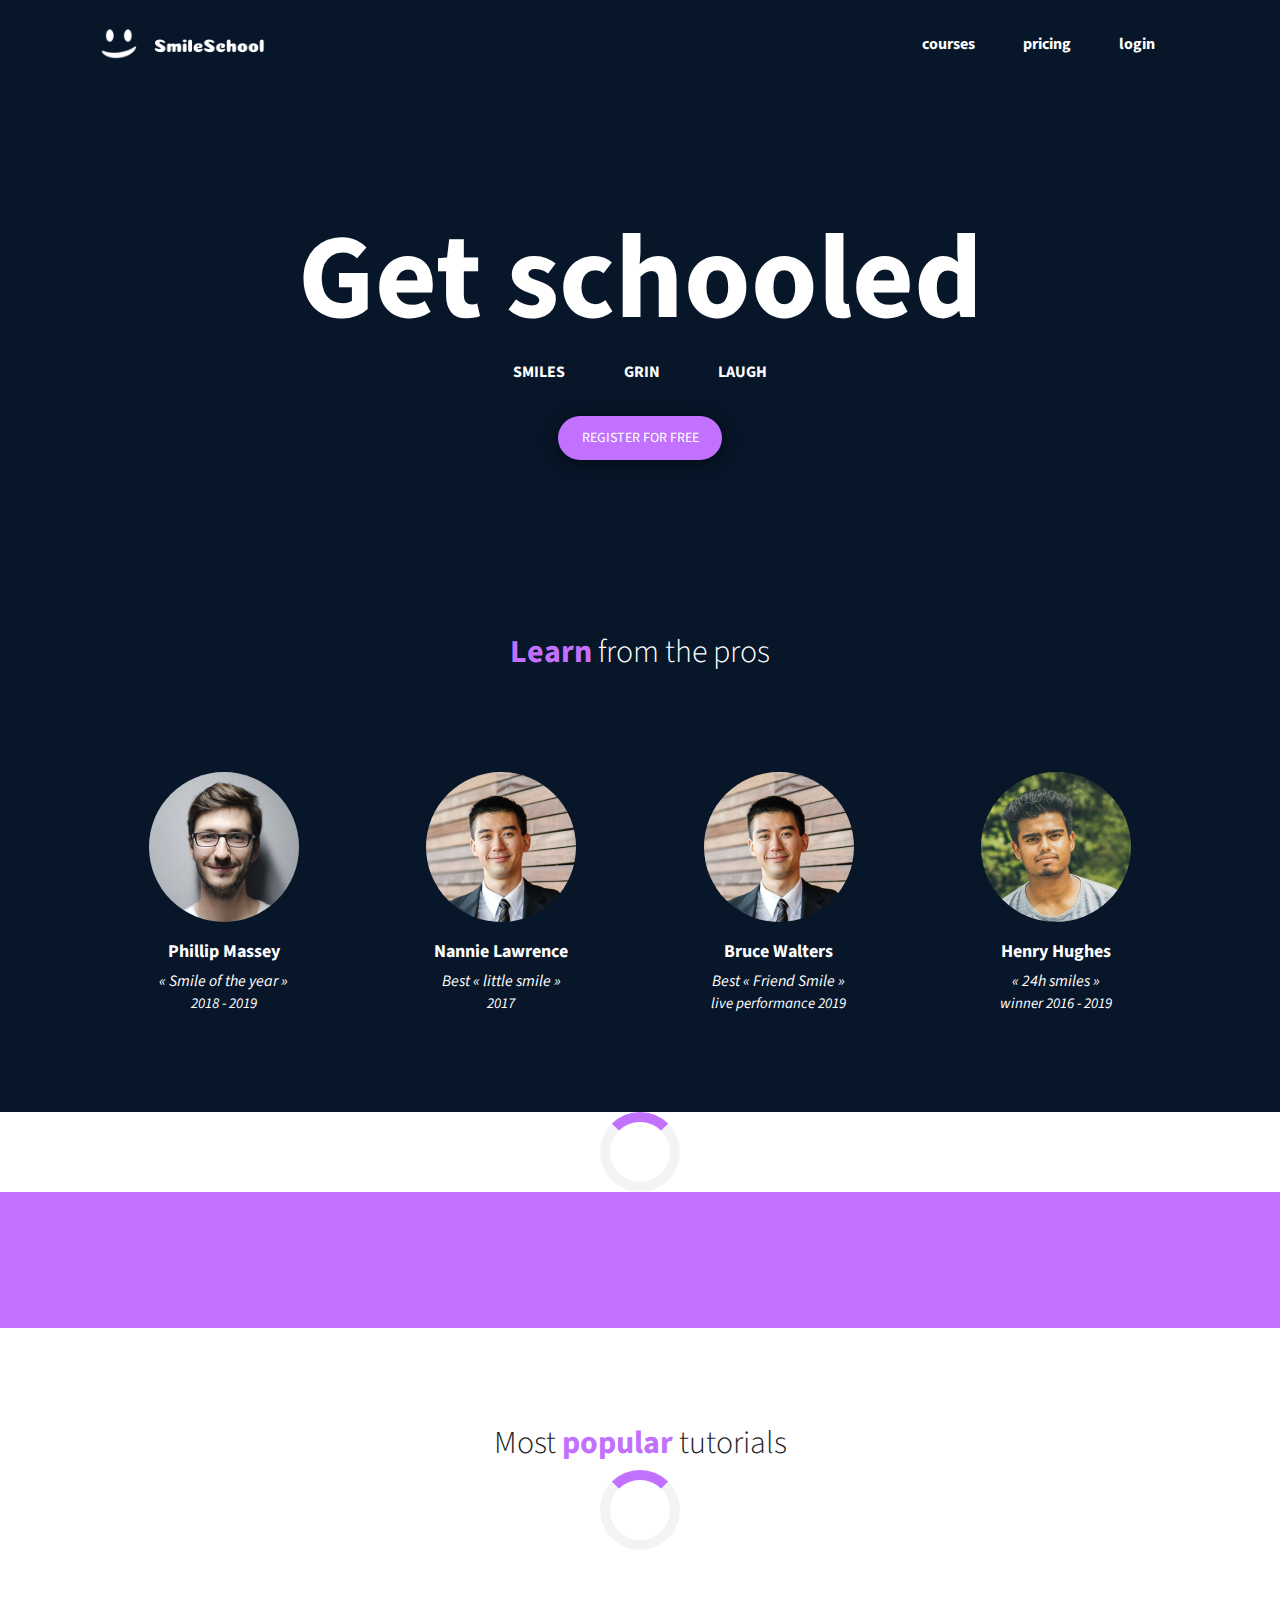
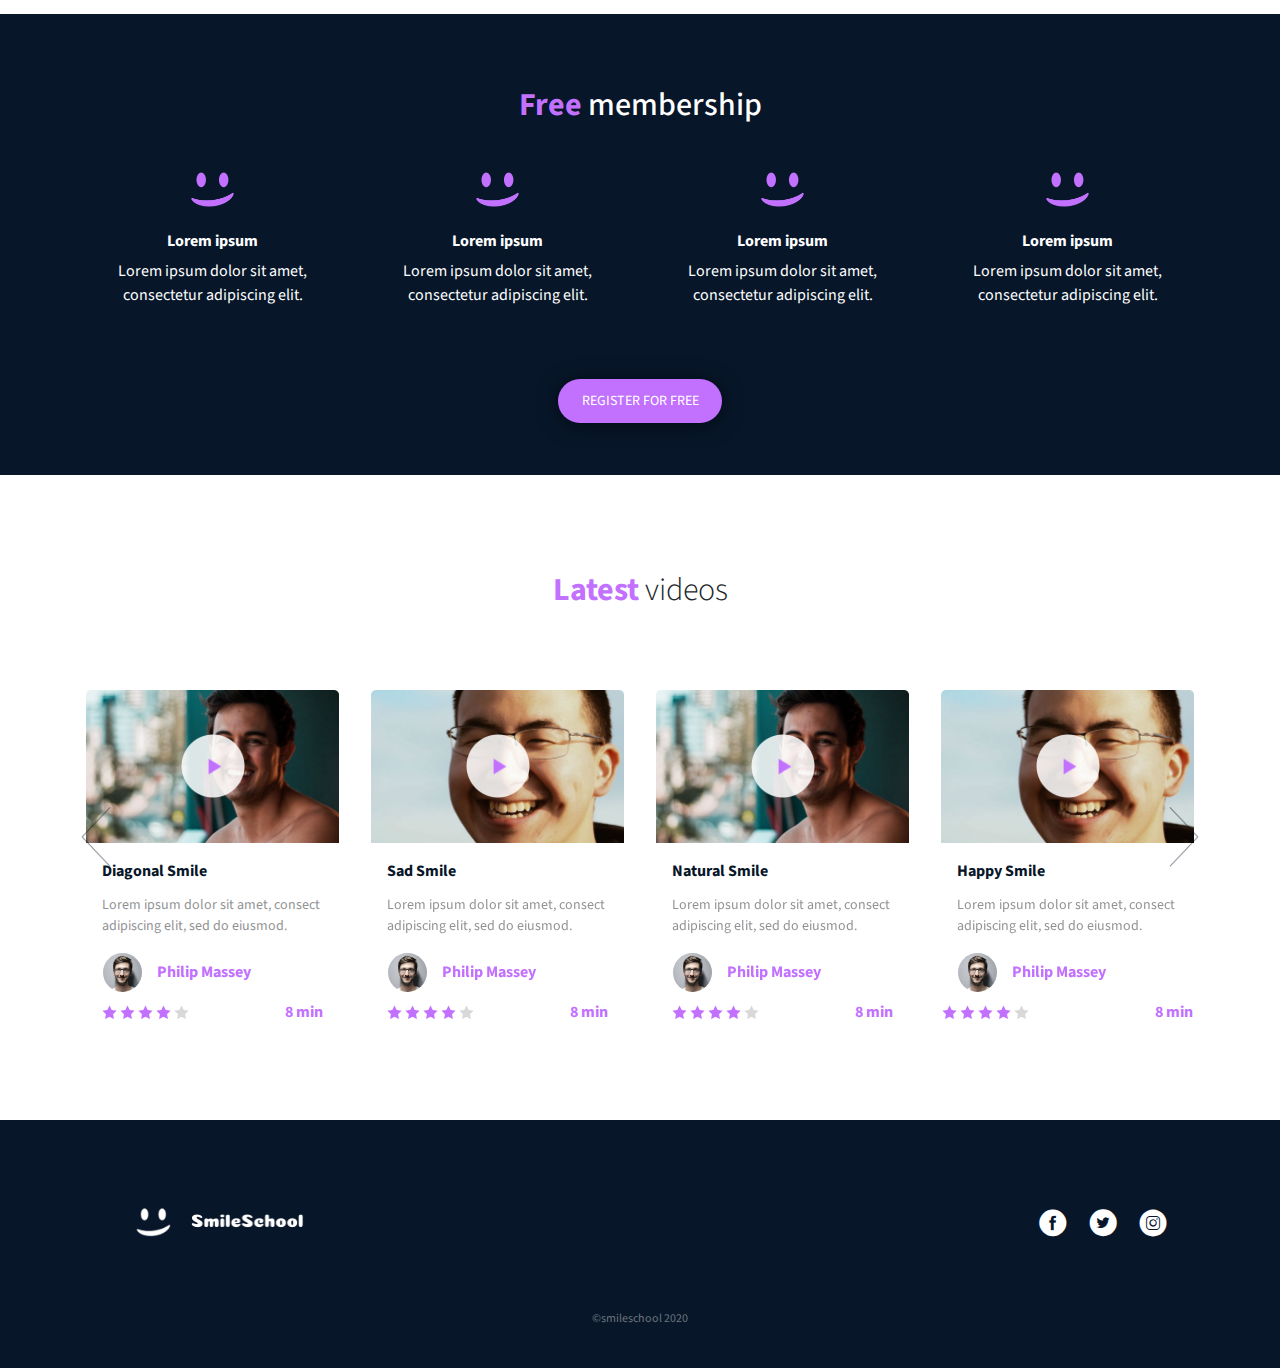
<file: 2-homepage.html>
<!DOCTYPE html>
<html lang="en">
<head>
	<meta charset="UTF-8">
	<meta http-equiv="X-UA-Compatible" content="IE=edge">
	<meta name="viewport" content="width=device-width, initial-scale=1.0">
	<link rel="icon" type="image/png" href="./images/favicon.png">
	<link rel="icon" type="image/x-icon" href="./images/favicon.ico">
	<link href="https://fonts.googleapis.com/css?family=Source+Sans+Pro&display=swap" rel="stylesheet">
	<link href="https://fonts.googleapis.com/css?family=Coiny&display=swap" rel="stylesheet">
	<script src="https://code.jquery.com/jquery-3.4.1.min.js" integrity="sha256-CSXorXvZcTkaix6Yvo6HppcZGetbYMGWSFlBw8HfCJo=" crossorigin="anonymous"></script>
	<script src="https://stackpath.bootstrapcdn.com/bootstrap/4.4.1/js/bootstrap.min.js" integrity="sha384-wfSDF2E50Y2D1uUdj0O3uMBJnjuUD4Ih7YwaYd1iqfktj0Uod8GCExl3Og8ifwB6" crossorigin="anonymous"></script>
	<script src="https://cdnjs.cloudflare.com/ajax/libs/popper.js/1.12.9/umd/popper.min.js" integrity="sha384-ApNbgh9B+Y1QKtv3Rn7W3mgPxhU9K/ScQsAP7hUibX39j7fakFPskvXusvfa0b4Q" crossorigin="anonymous"></script>
	<link rel="stylesheet" href="https://stackpath.bootstrapcdn.com/bootstrap/4.4.1/css/bootstrap.min.css" integrity="sha384-Vkoo8x4CGsO3+Hhxv8T/Q5PaXtkKtu6ug5TOeNV6gBiFeWPGFN9MuhOf23Q9Ifjh" crossorigin="anonymous">
	<link rel="stylesheet" href="styles.css">
	<script src="scripts.js"></script>
	<title>Smile</title>
</head>
<body>
	<header class="bg-dark pb-5 pt-3">
		<!-- HEADER BEGINS -->
		<div class="container-md">
			<nav class="navbar navbar-expand-sm navbar-dark pb-5">
				<button class="navbar-toggler border-0 align-self-start mt-1" type="button" data-toggle="collapse" data-target="#navbarSupportedContent" aria-controls="navbarSupportedContent" aria-expanded="false" aria-label="Toggle navigation">
					<span class="navbar-toggler-icon"></span>
				</button>
				<div class="d-flex flex-column flex-sm-row justify-content-center align-items-center mx-auto pr-4 pr-sm-0">
					<img class="mr-sm-3" src="./images/smile_off.png" alt="Smiley face logo" width="36.39px" height="29.46px">
					<img class="mt-2" src="./images/logo.png" alt="Company's name logo" width="111.83px">
				</div>
				<div class="collapse navbar-collapse text-center text-white" id="navbarSupportedContent">
					<ul class="navbar-nav ml-auto pl-2 pl-sm-0">
						<li class="nav-item">
							<a class="nav-link mx-3 text-white font-weight-bold" href="./courses.html">courses</a>
						</li>
						<li class="nav-item font-weight-bold">
							<a class="nav-link mx-3 text-white" href="./pricing.html">pricing</a>
						</li>
						<li class="nav-item">
							<a class="nav-link mx-3 text-white font-weight-bold" href="#">login</a>
						</li>
					</ul>
				</div>
			</nav>
		</div>	
		<!-- HEADER ENDS -->
		<h1 class="font-weight-bold text-center text-white mt-5 mx-1 mx-sm-auto pt-5 homepage-h1">Get schooled</h1>
		<div class="d-flex justify-content-between mx-auto hero-subtitle text-white">
			<p class="font-weight-bold">SMILES</p>
			<p class="font-weight-bold">GRIN</p>
			<p class="font-weight-bold">LAUGH</p>
		</div>
		<button class="btn btn-primary text-white rounded mt-3 d-block mx-auto">REGISTER FOR FREE</button>
		<p class="hero-p text-white text-center font-weight-light pb-4"><span class="font-weight-bold text-primary">Learn</span> from the pros</p>
		<div class="container-md">
		<div class="row justify-content-between align-items-center mx-auto text-white text-center mb-5 mt-5 pt-4">
				<div class="col-6 col-sm-3">
					<img class="rounded-circle" src="./images/profile_1.jpg" alt="A profile picture containing a person" width="150px" height="150px">
					<p class="font-weight-bold mb-1 mt-3 hero-name mw-100">Phillip Massey</p>
					<p class="font-italic mb-0">« Smile of the year »</p>
					<p class="font-italic mb-0 fz">2018 - 2019</p>
				</div>
				<div class="col-6 col-sm-3">
					<img class="rounded-circle" src="./images/profile_2.jpg" alt="A profile picture containing a person  " width="150px" height="150px">
					<p class="font-weight-bold mb-1 mt-3 hero-name">Nannie Lawrence</p>
					<p class="font-italic m-0">Best « little smile »</p>
					<p class="font-italic m-0 fz">2017</p>
				</div>
				<div class="col-6 col-sm-3 mt-5 mt-sm-0 pt-2 pt-sm-0">
					<img class="rounded-circle" src="./images/profile_3.jpg" alt="A profile picture containing a person" width="150px" height="150px">
					<p class="font-weight-bold mb-1 mt-3 hero-name">Bruce Walters</p>
					<p class="font-italic mb-0">Best « Friend Smile »</p>
					<p class="font-italic mb-0 ab fz">live performance 2019</p>

				</div>
				<div class="col-6 col-sm-3 mt-5 mt-sm-0 pt-2 pt-sm-0">
					<img class="rounded-circle" src="./images/profile_4.jpg" alt="A profile picture containing a person" width="150px" height="150px">
					<p class="font-weight-bold mb-1 mt-3 hero-name">Henry Hughes</p>
					<p class="font-italic mb-0">« 24h smiles »</p>
					<p class="font-italic mb-0 fz">winner 2016 - 2019</p>
				</div>
			</div>
		</div>
	</header>
	<!-- SLIDESHOW BEGINS -->
	<div class="loader"></div>
		<div id="carouselExampleInterval" class="carousel slide bg-primary text-white py-5" data-ride="carousel">
			<div class="carousel-inner pt-4 pb-3" id="JQquotes">
				</div>
			</div>
		</div>
	<!-- SLIDESHOW ENDS -->
	<!-- TUTORIALS BEGINS-->
	<section class="bg-white py-5 mb-3">
		<header class="text-center pt-5">
			<h2 class="font-weight-light">
				Most <span class="font-weight-bold text-primary">popular</span> tutorials
			</h2>
		</header>
		<div class="loader1"></div>
		<div id="carouselExampleInterva" class="carousel slide" data-ride="carousel">
			<div class="carousel-inner" id="vid">
						</div>
		</div>
	</section>
	<!-- TUTORIALS ENDS -->
	<section class="text-center text-white bg-dark pt-5 pb-5">
		<header>
			<h2 class="pt-4">
				<span class="font-weight-bold text-primary">Free</span> membership
			</h2>
		</header>
		<div class="container mt-5 pb-4">
			<div class="row row-cols-1 row-cols-sm-2 row-cols-md-4">
				<div class="col mt-5 mt-sm-0">
					<img class="mb-4" src="./images/smile_on.png" alt="A Smiley face" width="45px" height="36px">
					<h6 class="mb-2 font-weight-bold">Lorem ipsum</h6>
					<p class="mb-0">Lorem ipsum dolor sit amet,<br>consectetur adipiscing elit.</p>
				</div>
				<div class="col mt-5 mt-sm-0">
					<img class="mb-4" src="./images/smile_on.png" alt="A Smiley face" width="45px" height="36px">
					<h6 class="mb-2 font-weight-bold">Lorem ipsum</h6>
					<p class="mb-0">Lorem ipsum dolor sit amet,<br>consectetur adipiscing elit.</p>
				</div>
				<div class="col mt-5 mt-md-0">
					<img class="mb-4" src="./images/smile_on.png" alt="A Smiley face" width="45px" height="36px">
					<h6 class="mb-2 font-weight-bold">Lorem ipsum</h6>
					<p class="mb-0">Lorem ipsum dolor sit amet,<br>consectetur adipiscing elit.</p>
				</div>
				<div class="col mt-5 mt-md-0">
					<img class="mb-4" src="./images/smile_on.png" alt="A Smiley face" width="45px" height="36px">
					<h6 class="mb-2 font-weight-bold">Lorem ipsum</h6>
					<p class="mb-0">Lorem ipsum dolor sit amet,<br>consectetur adipiscing elit.</p>
				</div>
		  </div>
	  </div>
	  <button class="btn btn-primary text-white mb-1 mt-5">REGISTER FOR FREE</button>
	</section>
	<!--LATEST VIDEOES BEGINS -->
		<!--LATEST VIDEOES BEGINS -->
	<section class="bg-white py-5 mb-3">
		<header class="text-center pt-5">
			<h2 class="font-weight-light">
				<span class="font-weight-bold text-primary">Latest</span> videos
			</h2>
		</header>
			<div id="carouselExampleInterv" class="carousel slide" data-ride="carousel">
				<div class="carousel-inner">
					<div class="carousel-item active">
						<div class="container mt-5 pt-4 pb-3"> <!--	CONTAINER BEGINS -->
							<div class="row align-items-center">
								<div class="card col-8 col-sm-6 col-md-3 border-0 p-0 px-3 mx-auto">
									<div class="position-relative">
										<img class="w-100 h-100 card-img-top" src="./images/thumbnail_1.jpg" alt="A thumbnail of a smilling white man">
										<img class="d-block position-absolute play-btn m-auto" src="./images/play.png" alt="A thumbnail of a smilling asian man" width="64px" height="64px">
									</div>
									<div class="card-body p-3">
										<p class="font-weight-bold card-title text-dark">Diagonal Smile</p>
										<p class="card-text">Lorem ipsum dolor sit amet, consect adipiscing elit, sed do eiusmod.</p>
										<div class="row pl-3">
											<img class="col-2 p-0 rounded-circle" src="./images/profile_1.jpg" alt="A profile picture of a smilling man">
											<p class="col-10 font-weight-bold text-primary align-self-center mb-0">
												Philip Massey
											</p>
										</div>
										<div class="d-flex justify-content-between align-items-center mt-2">
											<div class="star-con">
												<img class="star-size" src="./images/star_on.png" alt="A purple star">
												<img class="star-size" src="./images/star_on.png" alt="A purple star">
												<img class="star-size" src="./images/star_on.png" alt="A purple star">
												<img class="star-size" src="./images/star_on.png" alt="A purple star">
												<img class="star-size" src="./images/star_off.png" alt="A grey star">
											</div>
											<p class="mb-0 time font-weight-bold text-primary">8 min</p>
										</div>
									</div>
									</div> <!-- CARD ENDS -->	
								<div class="card col-6 col-md-3 border-0 p-0 px-3 d-none d-sm-block">
									<div class="position-relative">
										<img class="w-100 h-100 card-img-top" src="./images/thumbnail_2.jpg" alt="A thumbnail of a smilling white man">
										<img class="d-block position-absolute play-btn m-auto" src="./images/play.png" alt="A thumbnail of a smilling asian man" width="64px" height="64px">
									</div>
									<div class="card-body p-3">
										<p class="font-weight-bold card-title text-dark">Sad Smile</p>
										<p class="card-text">Lorem ipsum dolor sit amet, consect adipiscing elit, sed do eiusmod.</p>
										<div class="row pl-3">
											<img class="col-2 p-0 rounded-circle" src="./images/profile_1.jpg" alt="A profile picture of a smilling man">
											<p class="col-10 font-weight-bold text-primary align-self-center mb-0">
												Philip Massey
											</p>
										</div>
										<div class="d-flex justify-content-between align-items-center mt-2">
											<div class="star-con">
												<img class="star-size" src="./images/star_on.png" alt="A purple star">
												<img class="star-size" src="./images/star_on.png" alt="A purple star">
												<img class="star-size" src="./images/star_on.png" alt="A purple star">
												<img class="star-size" src="./images/star_on.png" alt="A purple star">
												<img class="star-size" src="./images/star_off.png" alt="A grey star">
											</div>
											<p class="mb-0 time font-weight-bold text-primary">8 min</p>
										</div>
									</div>
									</div> <!-- CARD ENDS -->	
								<div class="card col-3 border-0 p-0 px-3 d-none d-md-block">
									<div class="position-relative">
										<img class="w-100 h-100 card-img-top" src="./images/thumbnail_1.jpg" alt="A thumbnail of a smilling white man">
										<img class="d-block position-absolute play-btn m-auto" src="./images/play.png" alt="A thumbnail of a smilling asian man" width="64px" height="64px">
									</div>
									<div class="card-body p-3">
										<p class="font-weight-bold card-title text-dark">Natural Smile</p>
										<p class="card-text">Lorem ipsum dolor sit amet, consect adipiscing elit, sed do eiusmod.</p>
										<div class="row pl-3">
											<img class="col-2 p-0 rounded-circle" src="./images/profile_1.jpg" alt="A profile picture of a smilling man">
											<p class="col-10 font-weight-bold text-primary align-self-center mb-0">
												Philip Massey
											</p>
										</div>
										<div class="d-flex justify-content-between align-items-center mt-2">
											<div class="star-con">
												<img class="star-size" src="./images/star_on.png" alt="A purple star">
												<img class="star-size" src="./images/star_on.png" alt="A purple star">
												<img class="star-size" src="./images/star_on.png" alt="A purple star">
												<img class="star-size" src="./images/star_on.png" alt="A purple star">
												<img class="star-size" src="./images/star_off.png" alt="A grey star">
											</div>
											<p class="mb-0 time font-weight-bold text-primary">8 min</p>
										</div>
									</div>
									</div> <!-- CARD ENDS -->	
								<div class="card col-3 border-0 p-0 px-3 d-none d-md-block">
									<div class="position-relative">
										<img class="w-100 h-100 card-img-top" src="./images/thumbnail_2.jpg" alt="A thumbnail of a smilling white man">
										<img class="d-block position-absolute play-btn m-auto" src="./images/play.png" alt="A thumbnail of a smilling asian man" width="64px" height="64px">
									</div>
									<div class="card-body p-3">
										<p class="font-weight-bold card-title text-dark">Happy Smile</p>
										<p class="card-text">Lorem ipsum dolor sit amet, consect adipiscing elit, sed do eiusmod.</p>
										<div class="row pl-3">
											<img class="col-2 p-0 rounded-circle" src="./images/profile_1.jpg" alt="A profile picture of a smilling man">
											<p class="col-10 font-weight-bold text-primary align-self-center mb-0">
												Philip Massey
											</p>
										</div>
										<div class="row justify-content-between align-items-center mt-2">
											<div>
												<img class="star-size" src="./images/star_on.png" alt="A purple star">
												<img class="star-size" src="./images/star_on.png" alt="A purple star">
												<img class="star-size" src="./images/star_on.png" alt="A purple star">
												<img class="star-size" src="./images/star_on.png" alt="A purple star">
												<img class="star-size" src="./images/star_off.png" alt="A grey star">
											</div>
											<p class="mb-0 time font-weight-bold text-primary">8 min</p>
										</div>
									</div>
									</div> <!-- CARD ENDS -->	
								</div> <!-- ROW ENDS -->
							</div> <!-- CONTAINER ENDS -->
						</div>
					<div class="carousel-item">
						<div class="container mt-5 pt-4 pb-3"> <!--	CONTAINER BEGINS -->
							<div class="row align-items-center">
								<div class="card col-8 col-sm-6 col-md-3 border-0 p-0 px-3 mx-auto">
									<div class="position-relative">
										<img class="w-100 h-100 card-img-top" src="./images/thumbnail_1.jpg" alt="A thumbnail of a smilling white man">
										<img class="d-block position-absolute play-btn m-auto" src="./images/play.png" alt="A thumbnail of a smilling asian man" width="64px" height="64px">
									</div>
									<div class="card-body p-3">
										<p class="font-weight-bold card-title text-dark">Diagonal Smile</p>
										<p class="card-text">Lorem ipsum dolor sit amet, consect adipiscing elit, sed do eiusmod.</p>
										<div class="row pl-3">
											<img class="col-2 p-0 rounded-circle" src="./images/profile_1.jpg" alt="A profile picture of a smilling man">
											<p class="col-10 font-weight-bold text-primary align-self-center mb-0">
												Philip Massey
											</p>
										</div>
										<div class="d-flex justify-content-between align-items-center mt-2">
											<div class="star-con">
												<img class="star-size" src="./images/star_on.png" alt="A purple star">
												<img class="star-size" src="./images/star_on.png" alt="A purple star">
												<img class="star-size" src="./images/star_on.png" alt="A purple star">
												<img class="star-size" src="./images/star_on.png" alt="A purple star">
												<img class="star-size" src="./images/star_off.png" alt="A grey star">
											</div>
											<p class="mb-0 time font-weight-bold text-primary">8 min</p>
										</div>
									</div>
									</div> <!-- CARD ENDS -->	
								<div class="card col-6 col-md-3 border-0 p-0 px-3 d-none d-sm-block">
									<div class="position-relative">
										<img class="w-100 h-100 card-img-top" src="./images/thumbnail_2.jpg" alt="A thumbnail of a smilling white man">
										<img class="d-block position-absolute play-btn m-auto" src="./images/play.png" alt="A thumbnail of a smilling asian man" width="64px" height="64px">
									</div>
									<div class="card-body p-3">
										<p class="font-weight-bold card-title text-dark">Sad Smile</p>
										<p class="card-text">Lorem ipsum dolor sit amet, consect adipiscing elit, sed do eiusmod.</p>
										<div class="row pl-3">
											<img class="col-2 p-0 rounded-circle" src="./images/profile_1.jpg" alt="A profile picture of a smilling man">
											<p class="col-10 font-weight-bold text-primary align-self-center mb-0">
												Philip Massey
											</p>
										</div>
										<div class="d-flex justify-content-between align-items-center mt-2">
											<div class="star-con">
												<img class="star-size" src="./images/star_on.png" alt="A purple star">
												<img class="star-size" src="./images/star_on.png" alt="A purple star">
												<img class="star-size" src="./images/star_on.png" alt="A purple star">
												<img class="star-size" src="./images/star_on.png" alt="A purple star">
												<img class="star-size" src="./images/star_off.png" alt="A grey star">
											</div>
											<p class="mb-0 time font-weight-bold text-primary">8 min</p>
										</div>
									</div>
									</div> <!-- CARD ENDS -->	
								<div class="card col-3 border-0 p-0 px-3 d-none d-md-block">
									<div class="position-relative">
										<img class="w-100 h-100 card-img-top" src="./images/thumbnail_1.jpg" alt="A thumbnail of a smilling white man">
										<img class="d-block position-absolute play-btn m-auto" src="./images/play.png" alt="A thumbnail of a smilling asian man" width="64px" height="64px">
									</div>
									<div class="card-body p-3">
										<p class="font-weight-bold card-title text-dark">Natural Smile</p>
										<p class="card-text">Lorem ipsum dolor sit amet, consect adipiscing elit, sed do eiusmod.</p>
										<div class="row pl-3">
											<img class="col-2 p-0 rounded-circle" src="./images/profile_1.jpg" alt="A profile picture of a smilling man">
											<p class="col-10 font-weight-bold text-primary align-self-center mb-0">
												Philip Massey
											</p>
										</div>
										<div class="d-flex justify-content-between align-items-center mt-2">
											<div class="star-con">
												<img class="star-size" src="./images/star_on.png" alt="A purple star">
												<img class="star-size" src="./images/star_on.png" alt="A purple star">
												<img class="star-size" src="./images/star_on.png" alt="A purple star">
												<img class="star-size" src="./images/star_on.png" alt="A purple star">
												<img class="star-size" src="./images/star_off.png" alt="A grey star">
											</div>
											<p class="mb-0 time font-weight-bold text-primary">8 min</p>
										</div>
									</div>
									</div> <!-- CARD ENDS -->	
								<div class="card col-3 border-0 p-0 px-3 d-none d-md-block">
									<div class="position-relative">
										<img class="w-100 h-100 card-img-top" src="./images/thumbnail_2.jpg" alt="A thumbnail of a smilling white man">
										<img class="d-block position-absolute play-btn m-auto" src="./images/play.png" alt="A thumbnail of a smilling asian man" width="64px" height="64px">
									</div>
									<div class="card-body p-3">
										<p class="font-weight-bold card-title text-dark">Happy Smile</p>
										<p class="card-text">Lorem ipsum dolor sit amet, consect adipiscing elit, sed do eiusmod.</p>
										<div class="row pl-3">
											<img class="col-2 p-0 rounded-circle" src="./images/profile_1.jpg" alt="A profile picture of a smilling man">
											<p class="col-10 font-weight-bold text-primary align-self-center mb-0">
												Philip Massey
											</p>
										</div>
										<div class="row justify-content-between align-items-center mt-2">
											<div>
												<img class="star-size" src="./images/star_on.png" alt="A purple star">
												<img class="star-size" src="./images/star_on.png" alt="A purple star">
												<img class="star-size" src="./images/star_on.png" alt="A purple star">
												<img class="star-size" src="./images/star_on.png" alt="A purple star">
												<img class="star-size" src="./images/star_off.png" alt="A grey star">
											</div>
											<p class="mb-0 time font-weight-bold text-primary">8 min</p>
										</div>
									</div>
									</div> <!-- CARD ENDS -->	
								</div> <!-- ROW ENDS -->
							</div> <!-- CONTAINER ENDS -->
						</div>
					</div>
					<a class="carousel-control-prev" href="#carouselExampleInterv" role="button" data-slide="prev">
			  		  <span class="carousel-control-prev-icon left-black-arrow left-arrow" aria-hidden="true"></span>
			  		  <span class="sr-only">Previous</span>
			  		</a>
			  		<a class="carousel-control-next" href="#carouselExampleInterv" role="button" data-slide="next">
			  		  <span class="carousel-control-next-icon right-black-arrow right-arrow" aria-hidden="true"></span>
			  		  <span class="sr-only">Next</span>
			  		</a>
			</div>
	</section>
	<!--LATEST VIDEOES ENDS -->
	<footer class="text-center bg-dark pt-5 pb-4">
		<div class="container px-5 px-sm-0 px-md-5 pt-4 mt-3 mw-sm-90 mx-sm-4 mx-md-auto">
		<div class="d-sm-flex justify-content-between align-items-center">
			<div class="d-flex justify-content-between mx-auto mx-sm-0 pl-sm-4 pl-sm-0">
				<div class="mx-auto">
					<img class="mr-3" src="./images/smile_off.png" alt="A smiley face" width="35px" height="29px">
					<img src="./images/logo.png" alt="Company's name logo" width="114px">
				</div>
			</div>
			<nav class="footer-nav d-flex justify-content-between mt-5 mt-sm-0 mx-auto mx-sm-0">
				<a class="facebook position-relative text-white" href="#"></a>
				<a class="twitter position-relative text-white" href="#"></a>
				<a class="instagram position-relative text-white" href="#"></a>
			</nav>
		</div>
		<p class="mt-5 text-muted mt-5 pt-4 footer-p-fz">©smileschool 2020</p>
		</div>
	</footer>
</body>
</html>
</file>
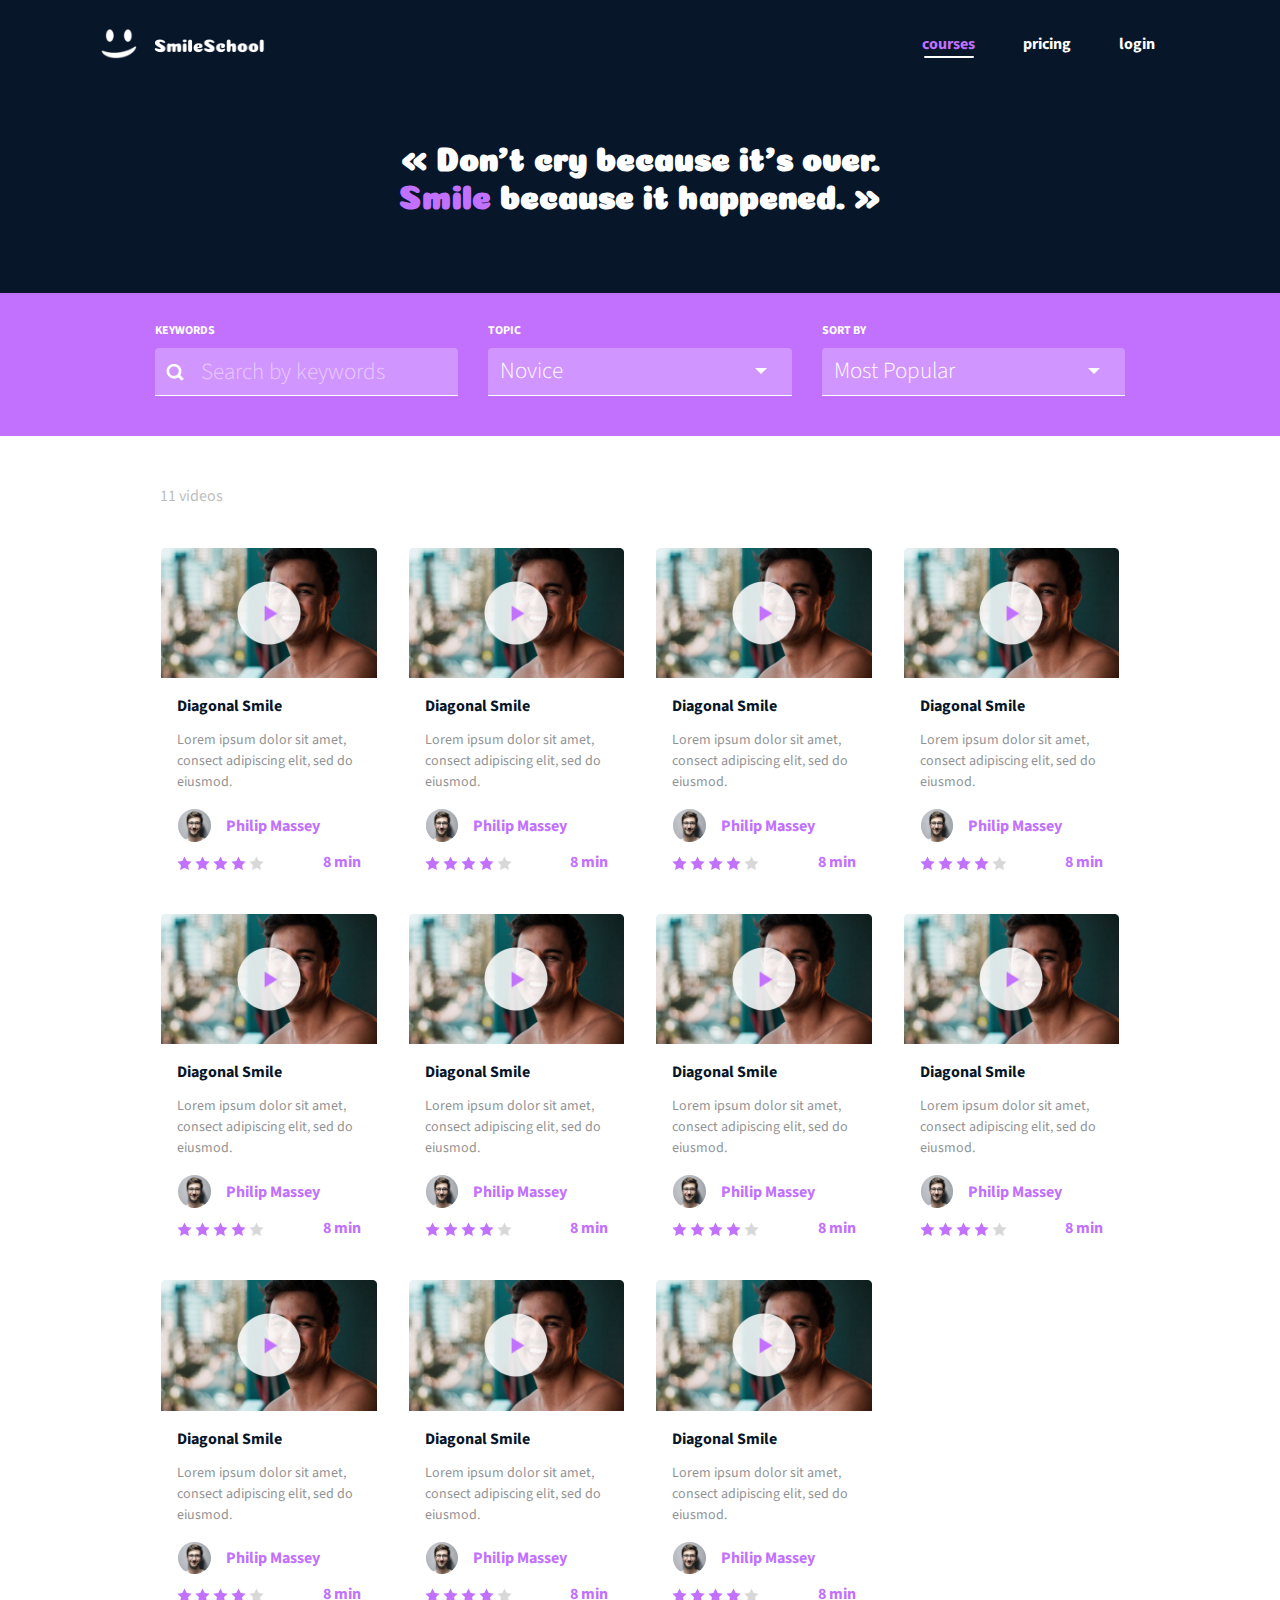
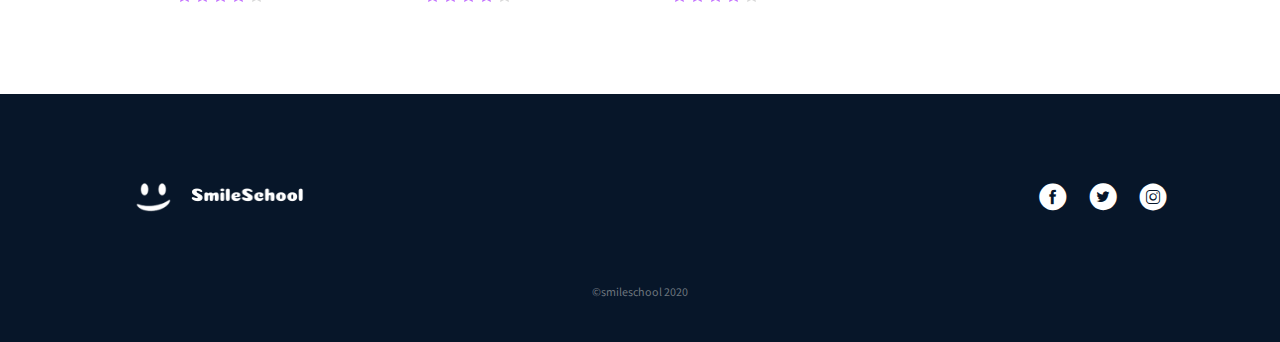
<file: courses.html>
<!DOCTYPE html>
<html lang="en">
<head>
	<meta charset="UTF-8">
	<meta http-equiv="X-UA-Compatible" content="IE=edge">
	<meta name="viewport" content="width=device-width, initial-scale=1.0">
	<link rel="icon" type="image/png" href="./images/favicon.png">
	<link rel="icon" type="image/x-icon" href="./images/favicon.ico">
	<link href="https://fonts.googleapis.com/css?family=Source+Sans+Pro&display=swap" rel="stylesheet">
	<link href="https://fonts.googleapis.com/css?family=Coiny&display=swap" rel="stylesheet">
	<script src="https://code.jquery.com/jquery-3.4.1.min.js" integrity="sha256-CSXorXvZcTkaix6Yvo6HppcZGetbYMGWSFlBw8HfCJo=" crossorigin="anonymous"></script>
	<script src="https://cdnjs.cloudflare.com/ajax/libs/popper.js/1.11.0/umd/popper.min.js" integrity="sha384-b/U6ypiBEHpOf/4+1nzFpr53nxSS+GLCkfwBdFNTxtclqqenISfwAzpKaMNFNmj4" crossorigin="anonymous"></script>
	<script src="https://stackpath.bootstrapcdn.com/bootstrap/4.4.1/js/bootstrap.min.js" integrity="sha384-wfSDF2E50Y2D1uUdj0O3uMBJnjuUD4Ih7YwaYd1iqfktj0Uod8GCExl3Og8ifwB6" crossorigin="anonymous"></script>
	<script src="https://cdnjs.cloudflare.com/ajax/libs/popper.js/1.12.9/umd/popper.min.js" integrity="sha384-ApNbgh9B+Y1QKtv3Rn7W3mgPxhU9K/ScQsAP7hUibX39j7fakFPskvXusvfa0b4Q" crossorigin="anonymous"></script>
	<link rel="stylesheet" href="https://stackpath.bootstrapcdn.com/bootstrap/4.4.1/css/bootstrap.min.css" integrity="sha384-Vkoo8x4CGsO3+Hhxv8T/Q5PaXtkKtu6ug5TOeNV6gBiFeWPGFN9MuhOf23Q9Ifjh" crossorigin="anonymous">
	<link rel="stylesheet" href="styles.css">
	<script src="./scripts.js"></script>
	<title>Smile</title>
</head>
<body>
	<section class="bg-dark pb-0 pb-sm-4">
	<header class="bg-dark pb-0 pb-sm-5 pt-3">
		<!-- HEADER BEGINS -->
		<div class="container-md">
			<nav class="navbar navbar-expand-sm navbar-dark pb-3 pb-sm-5">
				<button class="navbar-toggler border-0 align-self-start mt-1" type="button" data-toggle="collapse" data-target="#navbarSupportedContent" aria-controls="navbarSupportedContent" aria-expanded="false" aria-label="Toggle navigation">
					<span class="navbar-toggler-icon"></span>
				</button>
				<div class="d-flex flex-column flex-sm-row justify-content-center align-items-center mx-auto pr-4 pr-sm-0">
					<img class="mr-sm-3" src="./images/smile_off.png" alt="Smiley face logo" width="36.39px" height="29.46px">
					<img class="mt-2" src="./images/logo.png" alt="Company's name logo" width="111.83px">
				</div>
				<div class="collapse navbar-collapse text-center text-white" id="navbarSupportedContent">
					<ul class="navbar-nav ml-auto pl-2 pl-sm-0">
						<li class="nav-item">
							<a class="nav-link mx-3 text-white font-weight-bold text-primary underline position-relative" href="./courses.html">courses</a>
						</li>
						<li class="nav-item font-weight-bold">
							<a class="nav-link mx-3 text-white" href="./pricing.html">pricing</a>
						</li>
						<li class="nav-item">
							<a class="nav-link mx-3 text-white font-weight-bold" href="#">login</a>
						</li>
					</ul>
				</div>
			</nav>
		</div>	
		<!-- HEADER ENDS -->
		<header>
			<h2 class="text-white font-weight-bold text-center d-none d-sm-block mt-4 coiny-font-family">
				« Don’t cry because it’s over.<br><span class="text-primary">Smile</span> because it happened. »
			</h2>
		</header>
	</section>
	<section class="bg-primary text-white py-4 px-md-5">
		<div class="container mw-sm-90 px-md-5">
		<form class="row">
			<div class="form-group col-12 col-md-4 text-left">
				<label class="font-weight-bold label-fz position-relative" for="keywords">
				<span class="search-icon position-absolute"></span>
					KEYWORDS
				</label>
				<input class="form-control font-weight-light rounded-top border-bottom border-white" id="keywords" name="keywords" type="search" placeholder="Search by keywords">
			</div>
			<div class="form-group col-12 col-sm-6 col-md-4">
				<label class="font-weight-bold label-fz" for="topic">TOPIC</label>
				<div class="dropdown">
					<button class="form-control btn font-weight-light rounded-top border-bottom border-white text-white btn dropdown-toggle text-left" type="button" id="dropdownMenuButton" data-toggle="dropdown" aria-haspopup="true" aria-expanded="false">
						Novice
  					</button>
  					<div class="dropdown-menu" aria-labelledby="dropdownMenuButton">
  					  <a class="dropdown-item" href="#">Novice</a>
  					  <a class="dropdown-item" href="#">Intermediate</a>
  					  <a class="dropdown-item" href="#">Expert</a>
  					</div>
				</div>
			</div>
			<div class="form-group col-12 col-sm-6 col-md-4">
				<label class="font-weight-bold label-fz" for="sortby">SORT BY</label>
				<div class="dropdown">
					<button class="form-control btn font-weight-light rounded-top border-bottom border-white text-white btn dropdown-toggle text-left" type="button" id="dropdownMenuButton" data-toggle="dropdown" aria-haspopup="true" aria-expanded="false">
						Most Popular
  					</button>
  					<div class="dropdown-menu" aria-labelledby="dropdownMenuButton">
  					  <a class="dropdown-item" href="#">Most Popular</a>
  					  <a class="dropdown-item" href="#">Most Recently</a>
  					  <a class="dropdown-item" href="#">Best Rated</a>
  					</div>
				</div>
			</div>
		</form>
		</div>
	</section>
	<section class="bg-white pb-5 mb-2">
	<div class="container mt-5 pb-3 mw-sm-90 px-0 px-md-5"> <!--	CONTAINER BEGINS -->
		<p class="pl-md-5 pb-4 op-30">11 videos</p>
		<div class="row align-items-center px-md-5">
			<div class="card col-12 col-sm-4 col-md-3 border-0 p-0 px-3 mx-auto"> <!-- CARD ENDS -->
				<div class="position-relative">
					<img class="w-100 h-100 card-img-top" src="./images/thumbnail_1.jpg" alt="A thumbnail of a smilling white man">
					<img class="d-block position-absolute play-btn m-auto" src="./images/play.png" alt="A thumbnail of a smilling asian man" width="64px" height="64px">
				</div>
				<div class="card-body p-3">
					<p class="font-weight-bold card-title text-dark">Diagonal Smile</p>
					<p class="card-text">Lorem ipsum dolor sit amet, consect adipiscing elit, sed do eiusmod.</p>
					<div class="row pl-3">
						<img class="col-2 p-0 rounded-circle" src="./images/profile_1.jpg" alt="A profile picture of a smilling man">
						<p class="col-10 font-weight-bold text-primary align-self-center mb-0">
							Philip Massey
						</p>
					</div>
					<div class="d-flex justify-content-between align-items-center mt-2">
						<div class="star-con">
							<img class="star-size" src="./images/star_on.png" alt="A purple star">
							<img class="star-size" src="./images/star_on.png" alt="A purple star">
							<img class="star-size" src="./images/star_on.png" alt="A purple star">
							<img class="star-size" src="./images/star_on.png" alt="A purple star">
							<img class="star-size" src="./images/star_off.png" alt="A grey star">
						</div>
						<p class="mb-0 time font-weight-bold text-primary">8 min</p>
					</div>
				</div>
				</div> <!-- CARD ENDS -->	
			<div class="card col-12 col-sm-4 col-md-3 border-0 p-0 px-3 mx-auto mt-4 mt-sm-0"> <!-- CARD ENDS -->
				<div class="position-relative">
					<img class="w-100 h-100 card-img-top" src="./images/thumbnail_1.jpg" alt="A thumbnail of a smilling white man">
					<img class="d-block position-absolute play-btn m-auto" src="./images/play.png" alt="A thumbnail of a smilling asian man" width="64px" height="64px">
				</div>
				<div class="card-body p-3">
					<p class="font-weight-bold card-title text-dark">Diagonal Smile</p>
					<p class="card-text">Lorem ipsum dolor sit amet, consect adipiscing elit, sed do eiusmod.</p>
					<div class="row pl-3">
						<img class="col-2 p-0 rounded-circle" src="./images/profile_1.jpg" alt="A profile picture of a smilling man">
						<p class="col-10 font-weight-bold text-primary align-self-center mb-0">
							Philip Massey
						</p>
					</div>
					<div class="d-flex justify-content-between align-items-center mt-2">
						<div class="star-con">
							<img class="star-size" src="./images/star_on.png" alt="A purple star">
							<img class="star-size" src="./images/star_on.png" alt="A purple star">
							<img class="star-size" src="./images/star_on.png" alt="A purple star">
							<img class="star-size" src="./images/star_on.png" alt="A purple star">
							<img class="star-size" src="./images/star_off.png" alt="A grey star">
						</div>
						<p class="mb-0 time font-weight-bold text-primary">8 min</p>
					</div>
				</div>
				</div> <!-- CARD ENDS -->	
			<div class="card col-12 col-sm-4 col-md-3 border-0 p-0 px-3 mx-auto mt-4 mt-sm-0"> <!-- CARD ENDS -->
				<div class="position-relative">
					<img class="w-100 h-100 card-img-top" src="./images/thumbnail_1.jpg" alt="A thumbnail of a smilling white man">
					<img class="d-block position-absolute play-btn m-auto" src="./images/play.png" alt="A thumbnail of a smilling asian man" width="64px" height="64px">
				</div>
				<div class="card-body p-3">
					<p class="font-weight-bold card-title text-dark">Diagonal Smile</p>
					<p class="card-text">Lorem ipsum dolor sit amet, consect adipiscing elit, sed do eiusmod.</p>
					<div class="row pl-3">
						<img class="col-2 p-0 rounded-circle" src="./images/profile_1.jpg" alt="A profile picture of a smilling man">
						<p class="col-10 font-weight-bold text-primary align-self-center mb-0">
							Philip Massey
						</p>
					</div>
					<div class="d-flex justify-content-between align-items-center mt-2">
						<div class="star-con">
							<img class="star-size" src="./images/star_on.png" alt="A purple star">
							<img class="star-size" src="./images/star_on.png" alt="A purple star">
							<img class="star-size" src="./images/star_on.png" alt="A purple star">
							<img class="star-size" src="./images/star_on.png" alt="A purple star">
							<img class="star-size" src="./images/star_off.png" alt="A grey star">
						</div>
						<p class="mb-0 time font-weight-bold text-primary">8 min</p>
					</div>
				</div>
				</div> <!-- CARD ENDS -->	
			<div class="card col-12 col-sm-4 col-md-3 border-0 p-0 px-3 mx-auto mt-4 mt-sm-4 mt-md-0"> <!-- CARD ENDS -->
				<div class="position-relative">
					<img class="w-100 h-100 card-img-top" src="./images/thumbnail_1.jpg" alt="A thumbnail of a smilling white man">
					<img class="d-block position-absolute play-btn m-auto" src="./images/play.png" alt="A thumbnail of a smilling asian man" width="64px" height="64px">
				</div>
				<div class="card-body p-3">
					<p class="font-weight-bold card-title text-dark">Diagonal Smile</p>
					<p class="card-text">Lorem ipsum dolor sit amet, consect adipiscing elit, sed do eiusmod.</p>
					<div class="row pl-3">
						<img class="col-2 p-0 rounded-circle" src="./images/profile_1.jpg" alt="A profile picture of a smilling man">
						<p class="col-10 font-weight-bold text-primary align-self-center mb-0">
							Philip Massey
						</p>
					</div>
					<div class="d-flex justify-content-between align-items-center mt-2">
						<div class="star-con">
							<img class="star-size" src="./images/star_on.png" alt="A purple star">
							<img class="star-size" src="./images/star_on.png" alt="A purple star">
							<img class="star-size" src="./images/star_on.png" alt="A purple star">
							<img class="star-size" src="./images/star_on.png" alt="A purple star">
							<img class="star-size" src="./images/star_off.png" alt="A grey star">
						</div>
						<p class="mb-0 time font-weight-bold text-primary">8 min</p>
					</div>
				</div>
				</div> <!-- CARD ENDS -->	
			<div class="card col-12 col-sm-4 col-md-3 border-0 p-0 px-3 mx-auto mt-4"> <!-- CARD ENDS -->
				<div class="position-relative">
					<img class="w-100 h-100 card-img-top" src="./images/thumbnail_1.jpg" alt="A thumbnail of a smilling white man">
					<img class="d-block position-absolute play-btn m-auto" src="./images/play.png" alt="A thumbnail of a smilling asian man" width="64px" height="64px">
				</div>
				<div class="card-body p-3">
					<p class="font-weight-bold card-title text-dark">Diagonal Smile</p>
					<p class="card-text">Lorem ipsum dolor sit amet, consect adipiscing elit, sed do eiusmod.</p>
					<div class="row pl-3">
						<img class="col-2 p-0 rounded-circle" src="./images/profile_1.jpg" alt="A profile picture of a smilling man">
						<p class="col-10 font-weight-bold text-primary align-self-center mb-0">
							Philip Massey
						</p>
					</div>
					<div class="d-flex justify-content-between align-items-center mt-2">
						<div class="star-con">
							<img class="star-size" src="./images/star_on.png" alt="A purple star">
							<img class="star-size" src="./images/star_on.png" alt="A purple star">
							<img class="star-size" src="./images/star_on.png" alt="A purple star">
							<img class="star-size" src="./images/star_on.png" alt="A purple star">
							<img class="star-size" src="./images/star_off.png" alt="A grey star">
						</div>
						<p class="mb-0 time font-weight-bold text-primary">8 min</p>
					</div>
				</div>
				</div> <!-- CARD ENDS -->	
			<div class="card col-12 col-sm-4 col-md-3 border-0 p-0 px-3 mx-auto mt-4"> <!-- CARD ENDS -->
				<div class="position-relative">
					<img class="w-100 h-100 card-img-top" src="./images/thumbnail_1.jpg" alt="A thumbnail of a smilling white man">
					<img class="d-block position-absolute play-btn m-auto" src="./images/play.png" alt="A thumbnail of a smilling asian man" width="64px" height="64px">
				</div>
				<div class="card-body p-3">
					<p class="font-weight-bold card-title text-dark">Diagonal Smile</p>
					<p class="card-text">Lorem ipsum dolor sit amet, consect adipiscing elit, sed do eiusmod.</p>
					<div class="row pl-3">
						<img class="col-2 p-0 rounded-circle" src="./images/profile_1.jpg" alt="A profile picture of a smilling man">
						<p class="col-10 font-weight-bold text-primary align-self-center mb-0">
							Philip Massey
						</p>
					</div>
					<div class="d-flex justify-content-between align-items-center mt-2">
						<div class="star-con">
							<img class="star-size" src="./images/star_on.png" alt="A purple star">
							<img class="star-size" src="./images/star_on.png" alt="A purple star">
							<img class="star-size" src="./images/star_on.png" alt="A purple star">
							<img class="star-size" src="./images/star_on.png" alt="A purple star">
							<img class="star-size" src="./images/star_off.png" alt="A grey star">
						</div>
						<p class="mb-0 time font-weight-bold text-primary">8 min</p>
					</div>
				</div>
				</div> <!-- CARD ENDS -->	
			<div class="card col-12 col-sm-4 col-md-3 border-0 p-0 px-3 mx-auto mt-4"> <!-- CARD ENDS -->
				<div class="position-relative">
					<img class="w-100 h-100 card-img-top" src="./images/thumbnail_1.jpg" alt="A thumbnail of a smilling white man">
					<img class="d-block position-absolute play-btn m-auto" src="./images/play.png" alt="A thumbnail of a smilling asian man" width="64px" height="64px">
				</div>
				<div class="card-body p-3">
					<p class="font-weight-bold card-title text-dark">Diagonal Smile</p>
					<p class="card-text">Lorem ipsum dolor sit amet, consect adipiscing elit, sed do eiusmod.</p>
					<div class="row pl-3">
						<img class="col-2 p-0 rounded-circle" src="./images/profile_1.jpg" alt="A profile picture of a smilling man">
						<p class="col-10 font-weight-bold text-primary align-self-center mb-0">
							Philip Massey
						</p>
					</div>
					<div class="d-flex justify-content-between align-items-center mt-2">
						<div class="star-con">
							<img class="star-size" src="./images/star_on.png" alt="A purple star">
							<img class="star-size" src="./images/star_on.png" alt="A purple star">
							<img class="star-size" src="./images/star_on.png" alt="A purple star">
							<img class="star-size" src="./images/star_on.png" alt="A purple star">
							<img class="star-size" src="./images/star_off.png" alt="A grey star">
						</div>
						<p class="mb-0 time font-weight-bold text-primary">8 min</p>
					</div>
				</div>
				</div> <!-- CARD ENDS -->	
			<div class="card col-12 col-sm-4 col-md-3 border-0 p-0 px-3 mx-auto mt-4"> <!-- CARD ENDS -->
				<div class="position-relative">
					<img class="w-100 h-100 card-img-top" src="./images/thumbnail_1.jpg" alt="A thumbnail of a smilling white man">
					<img class="d-block position-absolute play-btn m-auto" src="./images/play.png" alt="A thumbnail of a smilling asian man" width="64px" height="64px">
				</div>
				<div class="card-body p-3">
					<p class="font-weight-bold card-title text-dark">Diagonal Smile</p>
					<p class="card-text">Lorem ipsum dolor sit amet, consect adipiscing elit, sed do eiusmod.</p>
					<div class="row pl-3">
						<img class="col-2 p-0 rounded-circle" src="./images/profile_1.jpg" alt="A profile picture of a smilling man">
						<p class="col-10 font-weight-bold text-primary align-self-center mb-0">
							Philip Massey
						</p>
					</div>
					<div class="d-flex justify-content-between align-items-center mt-2">
						<div class="star-con">
							<img class="star-size" src="./images/star_on.png" alt="A purple star">
							<img class="star-size" src="./images/star_on.png" alt="A purple star">
							<img class="star-size" src="./images/star_on.png" alt="A purple star">
							<img class="star-size" src="./images/star_on.png" alt="A purple star">
							<img class="star-size" src="./images/star_off.png" alt="A grey star">
						</div>
						<p class="mb-0 time font-weight-bold text-primary">8 min</p>
					</div>
				</div>
				</div> <!-- CARD ENDS -->	
			<div class="card col-12 col-sm-4 col-md-3 border-0 p-0 px-3 mx-auto mt-4"> <!-- CARD ENDS -->
				<div class="position-relative">
					<img class="w-100 h-100 card-img-top" src="./images/thumbnail_1.jpg" alt="A thumbnail of a smilling white man">
					<img class="d-block position-absolute play-btn m-auto" src="./images/play.png" alt="A thumbnail of a smilling asian man" width="64px" height="64px">
				</div>
				<div class="card-body p-3">
					<p class="font-weight-bold card-title text-dark">Diagonal Smile</p>
					<p class="card-text">Lorem ipsum dolor sit amet, consect adipiscing elit, sed do eiusmod.</p>
					<div class="row pl-3">
						<img class="col-2 p-0 rounded-circle" src="./images/profile_1.jpg" alt="A profile picture of a smilling man">
						<p class="col-10 font-weight-bold text-primary align-self-center mb-0">
							Philip Massey
						</p>
					</div>
					<div class="d-flex justify-content-between align-items-center mt-2">
						<div class="star-con">
							<img class="star-size" src="./images/star_on.png" alt="A purple star">
							<img class="star-size" src="./images/star_on.png" alt="A purple star">
							<img class="star-size" src="./images/star_on.png" alt="A purple star">
							<img class="star-size" src="./images/star_on.png" alt="A purple star">
							<img class="star-size" src="./images/star_off.png" alt="A grey star">
						</div>
						<p class="mb-0 time font-weight-bold text-primary">8 min</p>
					</div>
				</div>
				</div> <!-- CARD ENDS -->	
			<div class="card col-12 col-sm-4 col-md-3 border-0 p-0 px-3 mx-auto mt-4 d-none d-sm-block"> <!-- CARD ENDS -->
				<div class="position-relative">
					<img class="w-100 h-100 card-img-top" src="./images/thumbnail_1.jpg" alt="A thumbnail of a smilling white man">
					<img class="d-block position-absolute play-btn m-auto" src="./images/play.png" alt="A thumbnail of a smilling asian man" width="64px" height="64px">
				</div>
				<div class="card-body p-3">
					<p class="font-weight-bold card-title text-dark">Diagonal Smile</p>
					<p class="card-text">Lorem ipsum dolor sit amet, consect adipiscing elit, sed do eiusmod.</p>
					<div class="row pl-3">
						<img class="col-2 p-0 rounded-circle" src="./images/profile_1.jpg" alt="A profile picture of a smilling man">
						<p class="col-10 font-weight-bold text-primary align-self-center mb-0">
							Philip Massey
						</p>
					</div>
					<div class="d-flex justify-content-between align-items-center mt-2">
						<div class="star-con">
							<img class="star-size" src="./images/star_on.png" alt="A purple star">
							<img class="star-size" src="./images/star_on.png" alt="A purple star">
							<img class="star-size" src="./images/star_on.png" alt="A purple star">
							<img class="star-size" src="./images/star_on.png" alt="A purple star">
							<img class="star-size" src="./images/star_off.png" alt="A grey star">
						</div>
						<p class="mb-0 time font-weight-bold text-primary">8 min</p>
					</div>
				</div>
				</div> <!-- CARD ENDS -->	
			<div class="card col-12 col-sm-4 col-md-3 border-0 p-0 px-3 mx-auto mt-4 d-none d-sm-block"> <!-- CARD ENDS -->
				<div class="position-relative">
					<img class="w-100 h-100 card-img-top" src="./images/thumbnail_1.jpg" alt="A thumbnail of a smilling white man">
					<img class="d-block position-absolute play-btn m-auto" src="./images/play.png" alt="A thumbnail of a smilling asian man" width="64px" height="64px">
				</div>
				<div class="card-body p-3">
					<p class="font-weight-bold card-title text-dark">Diagonal Smile</p>
					<p class="card-text">Lorem ipsum dolor sit amet, consect adipiscing elit, sed do eiusmod.</p>
					<div class="row pl-3">
						<img class="col-2 p-0 rounded-circle" src="./images/profile_1.jpg" alt="A profile picture of a smilling man">
						<p class="col-10 font-weight-bold text-primary align-self-center mb-0">
							Philip Massey
						</p>
					</div>
					<div class="d-flex justify-content-between align-items-center mt-2">
						<div class="star-con">
							<img class="star-size" src="./images/star_on.png" alt="A purple star">
							<img class="star-size" src="./images/star_on.png" alt="A purple star">
							<img class="star-size" src="./images/star_on.png" alt="A purple star">
							<img class="star-size" src="./images/star_on.png" alt="A purple star">
							<img class="star-size" src="./images/star_off.png" alt="A grey star">
						</div>
						<p class="mb-0 time font-weight-bold text-primary">8 min</p>
					</div>
				</div>
				</div> <!-- CARD ENDS -->	
			<div class="card col-12 col-sm-4 col-md-3 border-0 p-0 px-3 mx-auto mt-4"> <!-- CARD ENDS -->
			</div> <!-- CARD ENDS -->	
			</div> <!-- ROW ENDS -->
		</div> <!-- CONTAINER ENDS -->
	</section>
	<footer class="text-center bg-dark pt-5 pb-4">
		<div class="container px-5 px-sm-0 px-md-5 pt-4 mt-3 mw-sm-90 mx-sm-4 mx-md-auto">
		<div class="d-sm-flex justify-content-between align-items-center">
			<div class="d-flex justify-content-between mx-auto mx-sm-0 pl-sm-4 pl-sm-0">
				<div class="mx-auto">
					<img class="mr-3" src="./images/smile_off.png" alt="A smiley face" width="35px" height="29px">
					<img src="./images/logo.png" alt="Company's name logo" width="114px">
				</div>
			</div>
			<nav class="footer-nav d-flex justify-content-between mt-5 mt-sm-0 mx-auto mx-sm-0">
				<a class="facebook position-relative text-white" href="#"></a>
				<a class="twitter position-relative text-white" href="#"></a>
				<a class="instagram position-relative text-white" href="#"></a>
			</nav>
		</div>
		<p class="mt-5 text-muted mt-5 pt-4 footer-p-fz">©smileschool 2020</p>
		</div>
	</footer>
</body>
</html>
</file>
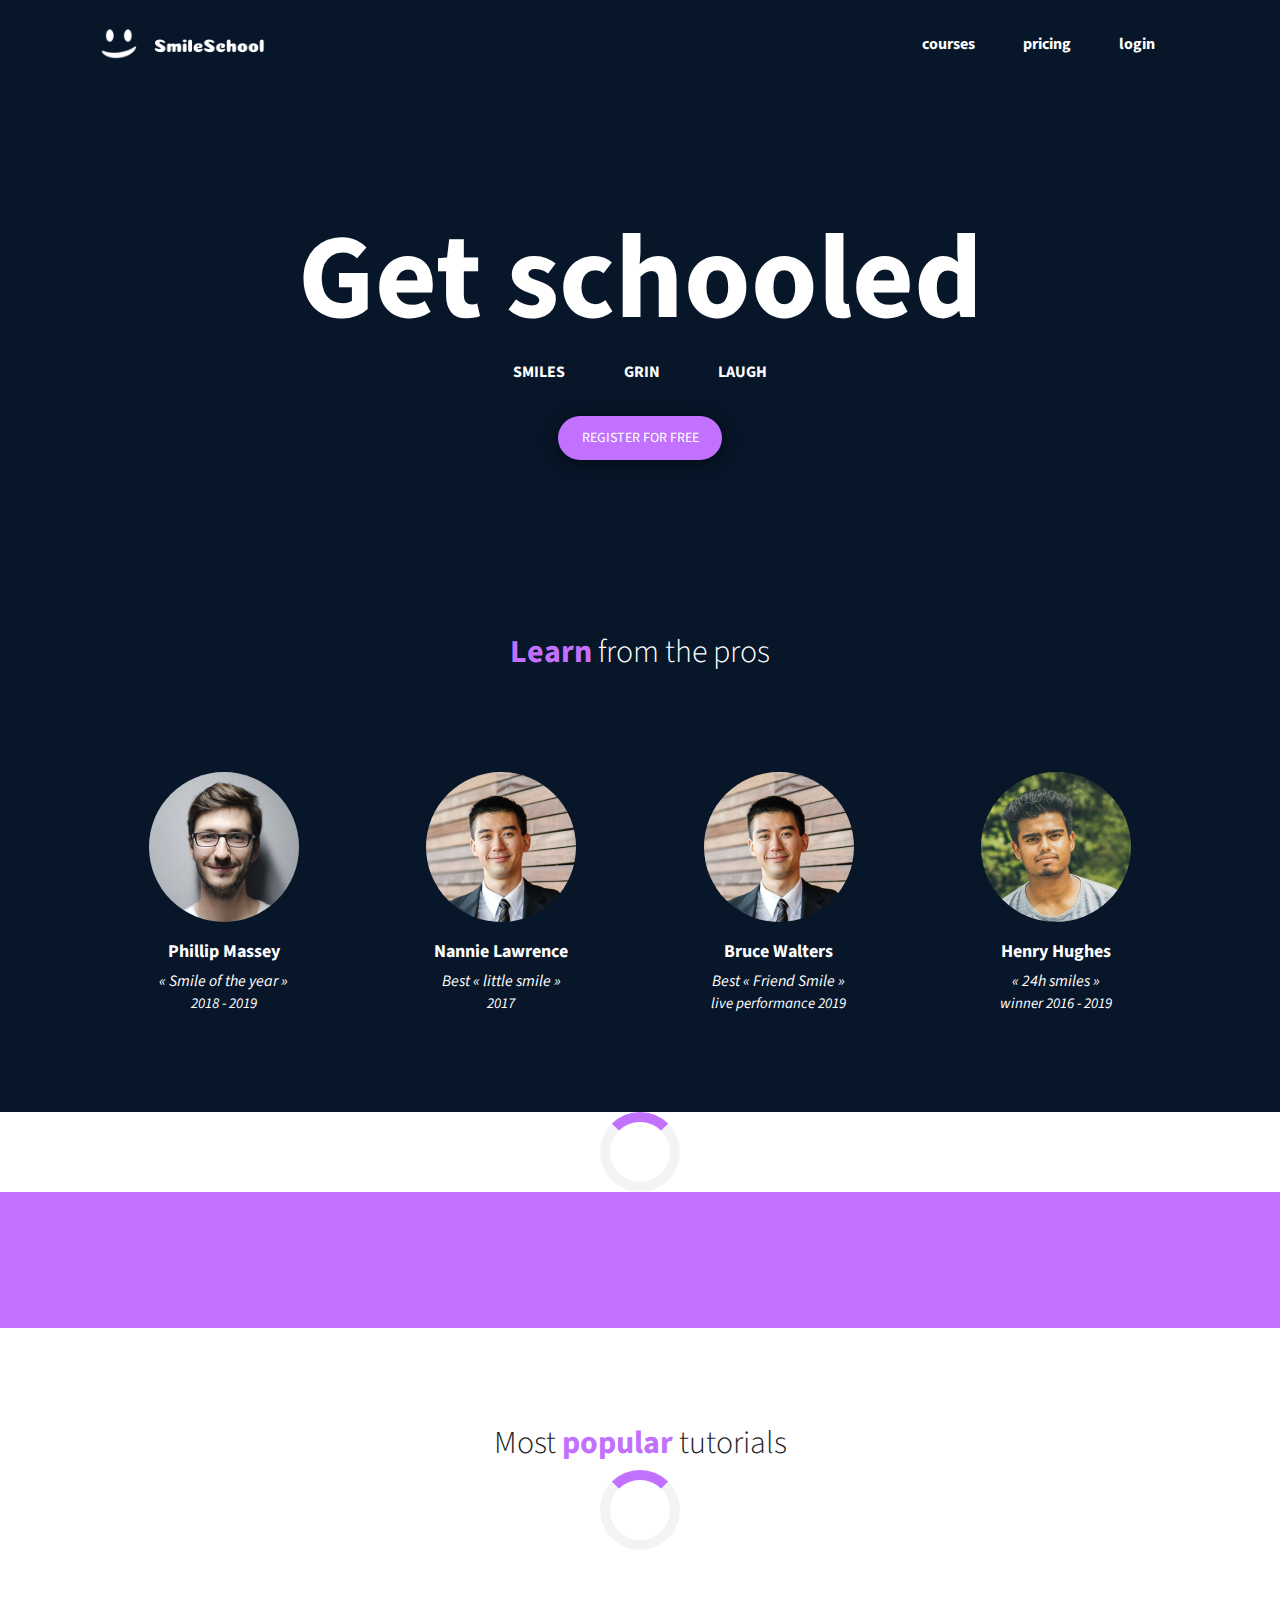
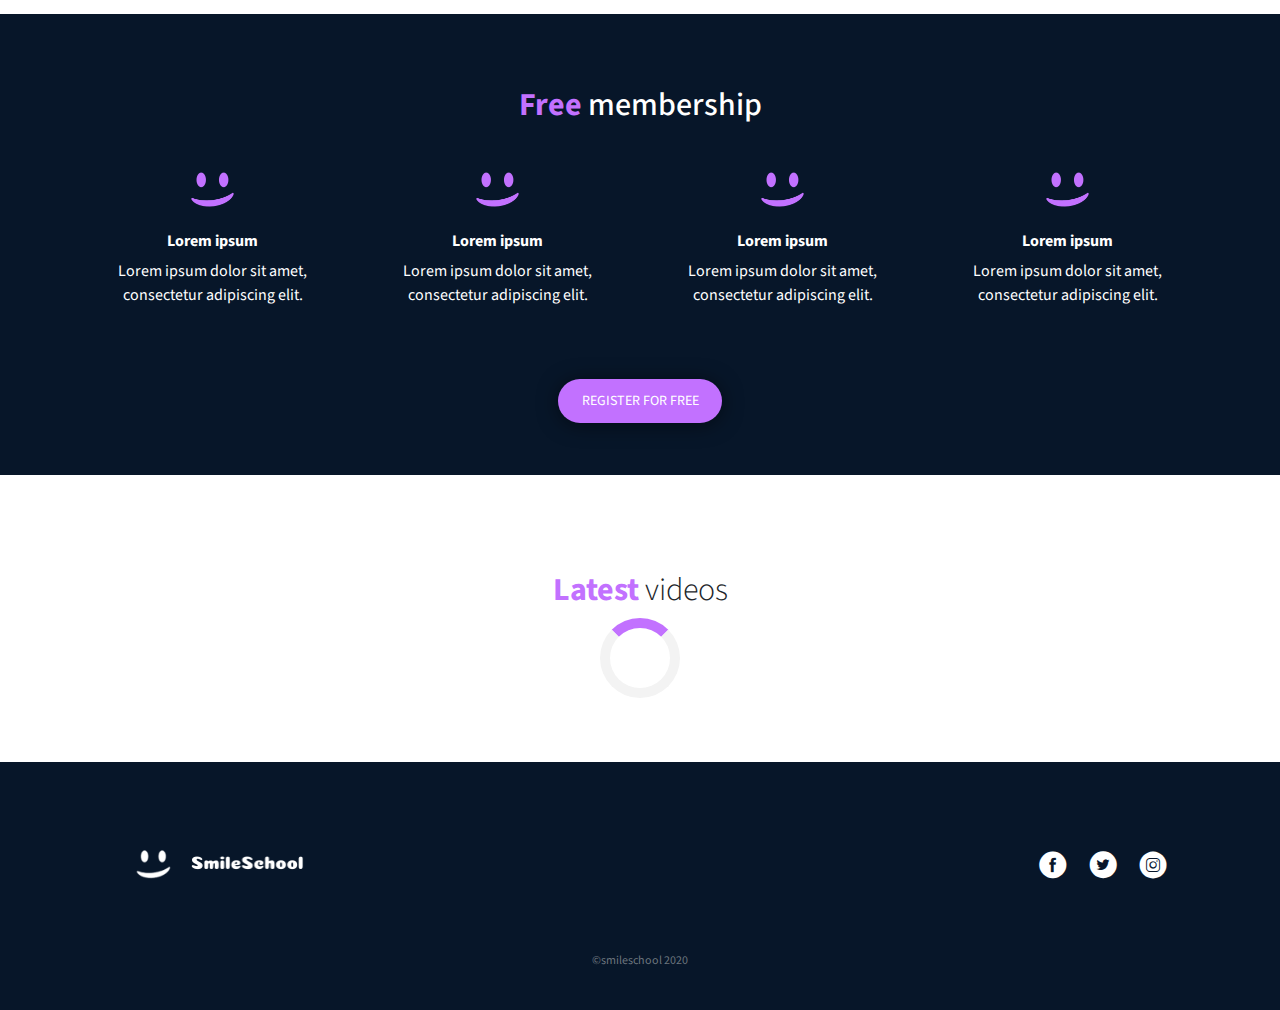
<file: homepage.html>
<!DOCTYPE html>
<html lang="en">
<head>
	<meta charset="UTF-8">
	<meta http-equiv="X-UA-Compatible" content="IE=edge">
	<meta name="viewport" content="width=device-width, initial-scale=1.0">
	<link rel="icon" type="image/png" href="./images/favicon.png">
	<link rel="icon" type="image/x-icon" href="./images/favicon.ico">
	<link href="https://fonts.googleapis.com/css?family=Source+Sans+Pro&display=swap" rel="stylesheet">
	<link href="https://fonts.googleapis.com/css?family=Coiny&display=swap" rel="stylesheet">
	<script src="https://code.jquery.com/jquery-3.4.1.min.js" integrity="sha256-CSXorXvZcTkaix6Yvo6HppcZGetbYMGWSFlBw8HfCJo=" crossorigin="anonymous"></script>
	<script src="https://stackpath.bootstrapcdn.com/bootstrap/4.4.1/js/bootstrap.min.js" integrity="sha384-wfSDF2E50Y2D1uUdj0O3uMBJnjuUD4Ih7YwaYd1iqfktj0Uod8GCExl3Og8ifwB6" crossorigin="anonymous"></script>
	<script src="https://cdnjs.cloudflare.com/ajax/libs/popper.js/1.12.9/umd/popper.min.js" integrity="sha384-ApNbgh9B+Y1QKtv3Rn7W3mgPxhU9K/ScQsAP7hUibX39j7fakFPskvXusvfa0b4Q" crossorigin="anonymous"></script>
	<link rel="stylesheet" href="https://stackpath.bootstrapcdn.com/bootstrap/4.4.1/css/bootstrap.min.css" integrity="sha384-Vkoo8x4CGsO3+Hhxv8T/Q5PaXtkKtu6ug5TOeNV6gBiFeWPGFN9MuhOf23Q9Ifjh" crossorigin="anonymous">
	<link rel="stylesheet" href="styles.css">
	<script src="scripts.js"></script>
	<title>Smile</title>
</head>
<body>
	<header class="bg-dark pb-5 pt-3">
		<!-- HEADER BEGINS -->
		<div class="container-md">
			<nav class="navbar navbar-expand-sm navbar-dark pb-5">
				<button class="navbar-toggler border-0 align-self-start mt-1" type="button" data-toggle="collapse" data-target="#navbarSupportedContent" aria-controls="navbarSupportedContent" aria-expanded="false" aria-label="Toggle navigation">
					<span class="navbar-toggler-icon"></span>
				</button>
				<div class="d-flex flex-column flex-sm-row justify-content-center align-items-center mx-auto pr-4 pr-sm-0">
					<img class="mr-sm-3" src="./images/smile_off.png" alt="Smiley face logo" width="36.39px" height="29.46px">
					<img class="mt-2" src="./images/logo.png" alt="Company's name logo" width="111.83px">
				</div>
				<div class="collapse navbar-collapse text-center text-white" id="navbarSupportedContent">
					<ul class="navbar-nav ml-auto pl-2 pl-sm-0">
						<li class="nav-item">
							<a class="nav-link mx-3 text-white font-weight-bold" href="./courses.html">courses</a>
						</li>
						<li class="nav-item font-weight-bold">
							<a class="nav-link mx-3 text-white" href="./pricing.html">pricing</a>
						</li>
						<li class="nav-item">
							<a class="nav-link mx-3 text-white font-weight-bold" href="#">login</a>
						</li>
					</ul>
				</div>
			</nav>
		</div>	
		<!-- HEADER ENDS -->
		<h1 class="font-weight-bold text-center text-white mt-5 mx-1 mx-sm-auto pt-5 homepage-h1">Get schooled</h1>
		<div class="d-flex justify-content-between mx-auto hero-subtitle text-white">
			<p class="font-weight-bold">SMILES</p>
			<p class="font-weight-bold">GRIN</p>
			<p class="font-weight-bold">LAUGH</p>
		</div>
		<button class="btn btn-primary text-white rounded mt-3 d-block mx-auto">REGISTER FOR FREE</button>
		<p class="hero-p text-white text-center font-weight-light pb-4"><span class="font-weight-bold text-primary">Learn</span> from the pros</p>
		<div class="container-md">
		<div class="row justify-content-between align-items-center mx-auto text-white text-center mb-5 mt-5 pt-4">
				<div class="col-6 col-sm-3">
					<img class="rounded-circle" src="./images/profile_1.jpg" alt="A profile picture containing a person" width="150px" height="150px">
					<p class="font-weight-bold mb-1 mt-3 hero-name mw-100">Phillip Massey</p>
					<p class="font-italic mb-0">« Smile of the year »</p>
					<p class="font-italic mb-0 fz">2018 - 2019</p>
				</div>
				<div class="col-6 col-sm-3">
					<img class="rounded-circle" src="./images/profile_2.jpg" alt="A profile picture containing a person  " width="150px" height="150px">
					<p class="font-weight-bold mb-1 mt-3 hero-name">Nannie Lawrence</p>
					<p class="font-italic m-0">Best « little smile »</p>
					<p class="font-italic m-0 fz">2017</p>
				</div>
				<div class="col-6 col-sm-3 mt-5 mt-sm-0 pt-2 pt-sm-0">
					<img class="rounded-circle" src="./images/profile_3.jpg" alt="A profile picture containing a person" width="150px" height="150px">
					<p class="font-weight-bold mb-1 mt-3 hero-name">Bruce Walters</p>
					<p class="font-italic mb-0">Best « Friend Smile »</p>
					<p class="font-italic mb-0 ab fz">live performance 2019</p>

				</div>
				<div class="col-6 col-sm-3 mt-5 mt-sm-0 pt-2 pt-sm-0">
					<img class="rounded-circle" src="./images/profile_4.jpg" alt="A profile picture containing a person" width="150px" height="150px">
					<p class="font-weight-bold mb-1 mt-3 hero-name">Henry Hughes</p>
					<p class="font-italic mb-0">« 24h smiles »</p>
					<p class="font-italic mb-0 fz">winner 2016 - 2019</p>
				</div>
			</div>
		</div>
	</header>
	<!-- SLIDESHOW BEGINS -->
	<div class="loader"></div>
		<div id="carouselExampleInterval" class="carousel slide bg-primary text-white py-5" data-ride="carousel">
			<div class="carousel-inner pt-4 pb-3" id="JQquotes">
				</div>
			</div>
		</div>
	<!-- SLIDESHOW ENDS -->
	<!-- TUTORIALS BEGINS-->
	<section class="bg-white py-5 mb-3">
		<header class="text-center pt-5">
			<h2 class="font-weight-light">
				Most <span class="font-weight-bold text-primary">popular</span> tutorials
			</h2>
		</header>
		<div class="loader1"></div>
		<div id="carouselExampleInterva" class="carousel slide" data-ride="carousel">
			<div class="carousel-inner" id="vid">
						</div>
		</div>
	</section>
	<!-- TUTORIALS ENDS -->
	<section class="text-center text-white bg-dark pt-5 pb-5">
		<header>
			<h2 class="pt-4">
				<span class="font-weight-bold text-primary">Free</span> membership
			</h2>
		</header>
		<div class="container mt-5 pb-4">
			<div class="row row-cols-1 row-cols-sm-2 row-cols-md-4">
				<div class="col mt-5 mt-sm-0">
					<img class="mb-4" src="./images/smile_on.png" alt="A Smiley face" width="45px" height="36px">
					<h6 class="mb-2 font-weight-bold">Lorem ipsum</h6>
					<p class="mb-0">Lorem ipsum dolor sit amet,<br>consectetur adipiscing elit.</p>
				</div>
				<div class="col mt-5 mt-sm-0">
					<img class="mb-4" src="./images/smile_on.png" alt="A Smiley face" width="45px" height="36px">
					<h6 class="mb-2 font-weight-bold">Lorem ipsum</h6>
					<p class="mb-0">Lorem ipsum dolor sit amet,<br>consectetur adipiscing elit.</p>
				</div>
				<div class="col mt-5 mt-md-0">
					<img class="mb-4" src="./images/smile_on.png" alt="A Smiley face" width="45px" height="36px">
					<h6 class="mb-2 font-weight-bold">Lorem ipsum</h6>
					<p class="mb-0">Lorem ipsum dolor sit amet,<br>consectetur adipiscing elit.</p>
				</div>
				<div class="col mt-5 mt-md-0">
					<img class="mb-4" src="./images/smile_on.png" alt="A Smiley face" width="45px" height="36px">
					<h6 class="mb-2 font-weight-bold">Lorem ipsum</h6>
					<p class="mb-0">Lorem ipsum dolor sit amet,<br>consectetur adipiscing elit.</p>
				</div>
		  </div>
	  </div>
	  <button class="btn btn-primary text-white mb-1 mt-5">REGISTER FOR FREE</button>
	</section>
	<!--LATEST VIDEOES BEGINS -->
	<section class="bg-white py-5 mb-3">
		<header class="text-center pt-5">
			<h2 class="font-weight-light">
				<span class="font-weight-bold text-primary">Latest</span> videos
			</h2>
		</header>
		<div class="loader2"></div>
			<div id="carouselExampleInterv" class="carousel slide" data-ride="carousel">
				<div class="carousel-inner" id="tot">
			</div>
	</section>
	<!--LATEST VIDEOES ENDS -->
	<footer class="text-center bg-dark pt-5 pb-4">
		<div class="container px-5 px-sm-0 px-md-5 pt-4 mt-3 mw-sm-90 mx-sm-4 mx-md-auto">
		<div class="d-sm-flex justify-content-between align-items-center">
			<div class="d-flex justify-content-between mx-auto mx-sm-0 pl-sm-4 pl-sm-0">
				<div class="mx-auto">
					<img class="mr-3" src="./images/smile_off.png" alt="A smiley face" width="35px" height="29px">
					<img src="./images/logo.png" alt="Company's name logo" width="114px">
				</div>
			</div>
			<nav class="footer-nav d-flex justify-content-between mt-5 mt-sm-0 mx-auto mx-sm-0">
				<a class="facebook position-relative text-white" href="#"></a>
				<a class="twitter position-relative text-white" href="#"></a>
				<a class="instagram position-relative text-white" href="#"></a>
			</nav>
		</div>
		<p class="mt-5 text-muted mt-5 pt-4 footer-p-fz">©smileschool 2020</p>
		</div>
	</footer>
</body>
</html>
</file>
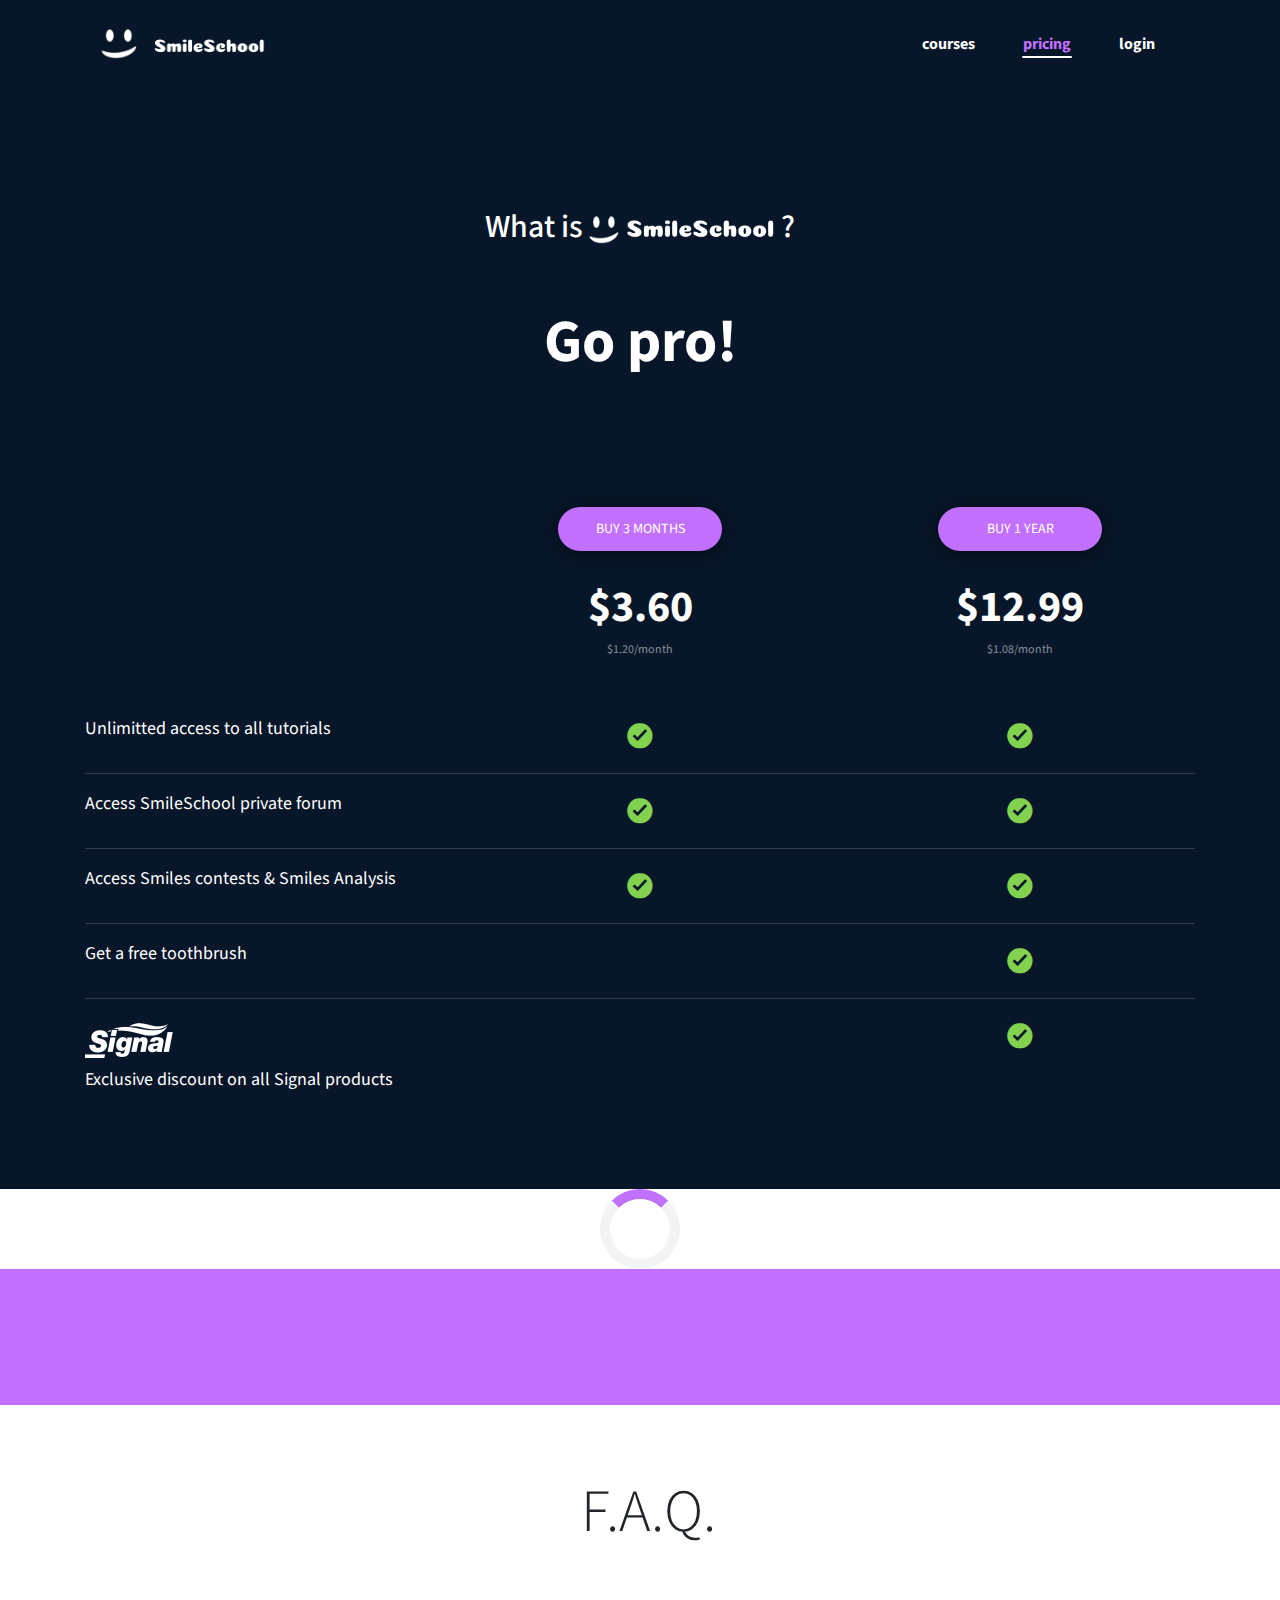
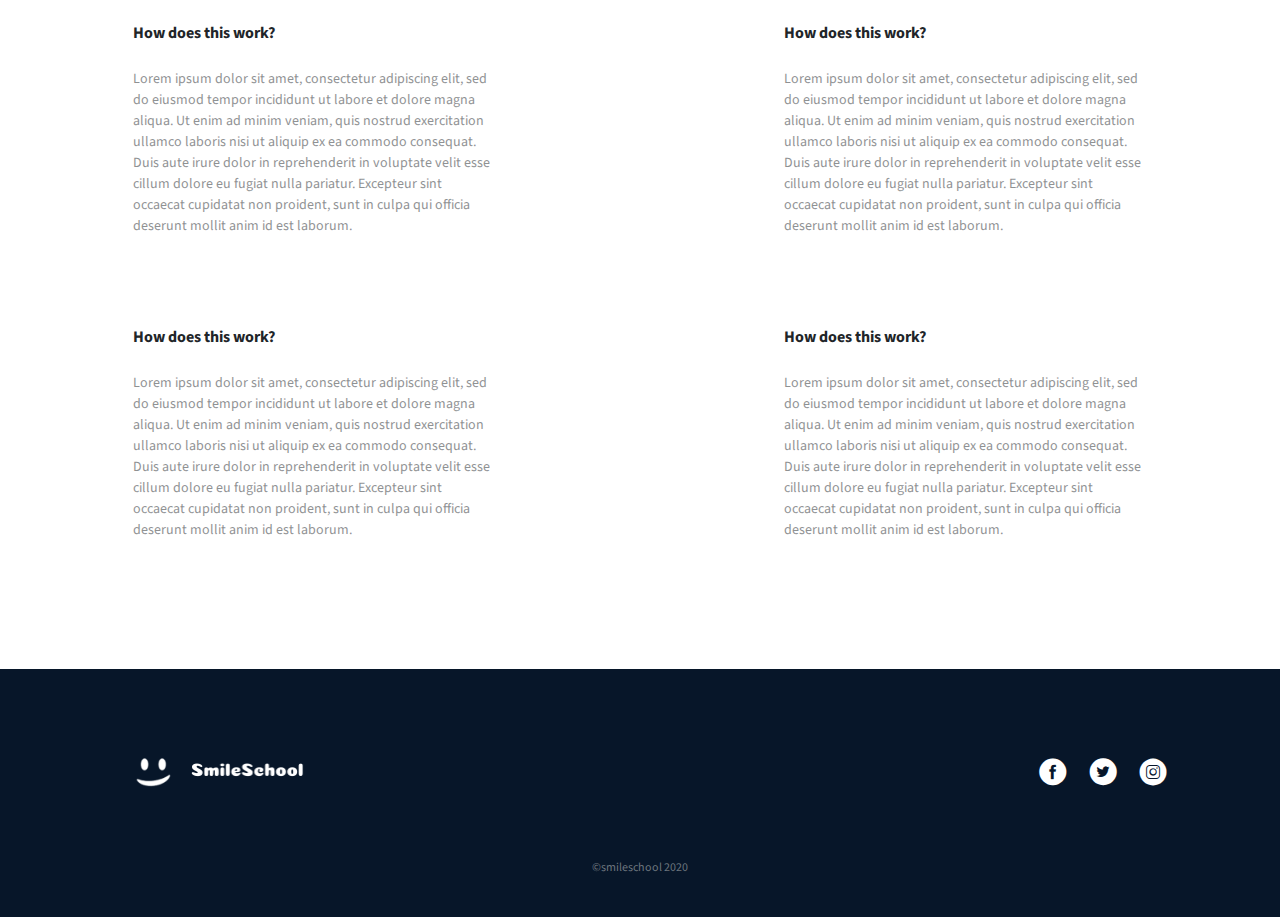
<file: pricing.html>
<!DOCTYPE html>
<html lang="en">
<head>
	<meta charset="UTF-8">
	<meta http-equiv="X-UA-Compatible" content="IE=edge">
	<meta name="viewport" content="width=device-width, initial-scale=1.0">
	<link rel="icon" type="image/png" href="./images/favicon.png">
	<link rel="icon" type="image/x-icon" href="./images/favicon.ico">
	<link href="https://fonts.googleapis.com/css?family=Source+Sans+Pro&display=swap" rel="stylesheet">
	<link href="https://fonts.googleapis.com/css?family=Coiny&display=swap" rel="stylesheet">
	<script src="https://code.jquery.com/jquery-3.4.1.min.js" integrity="sha256-CSXorXvZcTkaix6Yvo6HppcZGetbYMGWSFlBw8HfCJo=" crossorigin="anonymous"></script>
	<script src="https://stackpath.bootstrapcdn.com/bootstrap/4.4.1/js/bootstrap.min.js" integrity="sha384-wfSDF2E50Y2D1uUdj0O3uMBJnjuUD4Ih7YwaYd1iqfktj0Uod8GCExl3Og8ifwB6" crossorigin="anonymous"></script>
	<script src="https://cdnjs.cloudflare.com/ajax/libs/popper.js/1.12.9/umd/popper.min.js" integrity="sha384-ApNbgh9B+Y1QKtv3Rn7W3mgPxhU9K/ScQsAP7hUibX39j7fakFPskvXusvfa0b4Q" crossorigin="anonymous"></script>
	<link rel="stylesheet" href="https://stackpath.bootstrapcdn.com/bootstrap/4.4.1/css/bootstrap.min.css" integrity="sha384-Vkoo8x4CGsO3+Hhxv8T/Q5PaXtkKtu6ug5TOeNV6gBiFeWPGFN9MuhOf23Q9Ifjh" crossorigin="anonymous">
	<link rel="stylesheet" href="styles.css">
	<script src="./scripts.js"></script>
	<title>Smile</title>
</head>
<body>
	<section class="bg-dark pb-5">
	<header class="bg-dark pb-0 pb-sm-5 pt-3">
		<!-- HEADER BEGINS -->
		<div class="container-md">
			<nav class="navbar navbar-expand-sm navbar-dark pb-3 pb-sm-5">
				<button class="navbar-toggler border-0 align-self-start mt-1" type="button" data-toggle="collapse" data-target="#navbarSupportedContent" aria-controls="navbarSupportedContent" aria-expanded="false" aria-label="Toggle navigation">
					<span class="navbar-toggler-icon"></span>
				</button>
				<div class="d-flex flex-column flex-sm-row justify-content-center align-items-center mx-auto pr-4 pr-sm-0">
					<img class="mr-sm-3" src="./images/smile_off.png" alt="Smiley face logo" width="36.39px" height="29.46px">
					<img class="mt-2" src="./images/logo.png" alt="Company's name logo" width="111.83px">
				</div>
				<div class="collapse navbar-collapse text-center text-white" id="navbarSupportedContent">
					<ul class="navbar-nav ml-auto pl-2 pl-sm-0">
						<li class="nav-item">
							<a class="nav-link mx-3 text-white font-weight-bold" href="./courses.html">courses</a>
						</li>
						<li class="nav-item font-weight-bold">
							<a class="nav-link mx-3 text-white text-primary underline position-relative" href="./pricing.html">pricing</a>
						</li>
						<li class="nav-item">
							<a class="nav-link mx-3 text-white font-weight-bold" href="#">login</a>
						</li>
					</ul>
				</div>
			</nav>
		</div>	
		<!-- HEADER ENDS -->
	</header>
	<header class="pb-4 pt-3 pt-sm-0">
			<h2 class="text-white text-center mb-0 mt-5 pt-5 pt-sm-0 price-hero-fz">
				What is
				<img src="./images/smile_off.png" alt="A smilling face" width="30px" height="28px">
				<img class="mt-1" src="./images/logo.png" alt="Company's name logo" width="150px">
				?
			</h2>
			<h1 class="text-white font-weight-bold text-center pricing-h1-fz mt-5 pt-2">
				Go pro!
			</h1>
	</header>
	</section>
	<section class="bg-dark pb-5 text-white">
		<div class="container text-white text-center py-5">
			<div class="row justify-content-end">
				<div class="col-6 col-sm-5 col-md-4">
					<button class="btn-primary mb-4">
							BUY 3 MONTHS
					</button>
					<p class="mb-0 price-fz font-weight-bold">$3.60</p>
					<p class="mb-0 price-period">$1.20/month</p>
				</div>
				<div class="col-6 col-sm-4 col-md-4">
					<button class="btn-primary mb-4">
							BUY 1 YEAR
					</button>
					<p class="mb-0 price-fz font-weight-bold">$12.99</p>
					<p class="mb-0 price-period">$1.08/month</p>
				</div>
			</div> <!-- END OF BUTTON ROW -->
			<div class="font-weight-bold my-5 d-sm-none">
				<div class="row justify-content-end">
					<div class="col-3 period-fz">3 MONTHS</div>
					<div class="col-3 period-fz">1 YEAR</div>
				</div>
			</div> <!-- END OF PERIOD ROW -->
			<div class="row mt-sm-5 pt-sm-2">
				<div class="col-6 col-md-4 text-left price-row-fz">
					Unlimitted access to all tutorials
				</div>
				<div class="col-3 col-md-4 check"></div>
				<div class="col-3 col-md-4 check"></div>
			</div> <!-- END OF FIRST ROW -->
			<hr class="hr">
			<div class="row">
				<div class="col-6 col-md-4 text-left price-row-fz">
					Access SmileSchool private forum	
				</div>
				<div class="col-3 col-md-4 check"></div>
				<div class="col-3 col-md-4 check"></div>
			</div> <!-- END OF FIRST ROW -->
			<hr class="hr">
			<div class="row">
				<div class="col-6 col-md-4 text-left price-row-fz">
					Access Smiles contests & Smiles Analysis	
				</div>
				<div class="col-3 col-md-4 check"></div>
				<div class="col-3 col-md-4 check"></div>
			</div> <!-- END OF FIRST ROW -->
			<hr class="hr">
			<div class="row">
				<div class="col-6 col-md-4 text-left price-row-fz">
					Get a free toothbrush	
				</div>
				<div class="col-3 col-md-4"></div>
				<div class="col-3 col-md-4 check"></div>
			</div> <!-- END OF FIRST ROW -->
			<hr class="hr">
			<div class="row">
				<div class="col-6 col-md-4 text-left price-row-fz">
					<img class="my-2" src="./images/signal.png" alt="Signal's company logo" width="88px" height="35px">
					<br>
					Exclusive discount on all Signal products
				</div>
				<div class="col-3 col-md-4"></div>
				<div class="col-3 col-md-4 check"></div>
			</div> <!-- END OF FIRST ROW -->
		</div> <!-- END OF CONTAINER -->
	</section>
	<!-- SLIDESHOW BEGINS -->
		<div class="loader"></div>
		<div id="carouselExampleInterval" class="carousel slide bg-primary text-white py-5" data-ride="carousel">
			<div class="carousel-inner pt-4 pb-3" id="JQquotes">
				</div>
			</div>
		</div>
	<!-- SLIDESHOW ENDS -->
	<section class="bg-white py-5 mb-3">
		<header>
			<h2 class="text-center font-weight-light mx-auto py-4 mb-5 faq-fz pl-5 pl-sm-3">
				F.A.Q.
			</h2>
		</header>
		<div class="container-md">
			<div class="row pb-5">
				<div class="col-12 col-sm-6 pr-md-5">
					<p class="font-weight-bold mb-4 pl-sm-5">How does this work?</p>
					<p class="faq-p px-sm-5 mr-md-5">Lorem ipsum dolor sit amet, consectetur adipiscing elit, sed do eiusmod tempor incididunt ut labore et dolore magna aliqua. Ut enim ad minim veniam, quis nostrud exercitation ullamco laboris nisi ut aliquip ex ea commodo consequat. Duis aute irure dolor in reprehenderit in voluptate velit esse cillum dolore eu fugiat nulla pariatur. Excepteur sint occaecat cupidatat non proident, sunt in culpa qui officia deserunt mollit anim id est laborum.</p>
				</div>
				<div class="col-12 col-sm-6 mt-5 mt-sm-0 pt-5 pt-sm-0 pl-md-5">
					<p class="font-weight-bold mb-4 pl-sm-5 ml-md-5">How does this work?</p>
					<p class="faq-p px-sm-5 ml-md-5">Lorem ipsum dolor sit amet, consectetur adipiscing elit, sed do eiusmod tempor incididunt ut labore et dolore magna aliqua. Ut enim ad minim veniam, quis nostrud exercitation ullamco laboris nisi ut aliquip ex ea commodo consequat. Duis aute irure dolor in reprehenderit in voluptate velit esse cillum dolore eu fugiat nulla pariatur. Excepteur sint occaecat cupidatat non proident, sunt in culpa qui officia deserunt mollit anim id est laborum.</p>
				</div>
				<div class="col-12 col-sm-6 mt-5 pt-5 pt-sm-4 pr-md-5">
					<p class="font-weight-bold mb-4 pl-sm-5">How does this work?</p>
					<p class="faq-p px-sm-5 mr-md-5">Lorem ipsum dolor sit amet, consectetur adipiscing elit, sed do eiusmod tempor incididunt ut labore et dolore magna aliqua. Ut enim ad minim veniam, quis nostrud exercitation ullamco laboris nisi ut aliquip ex ea commodo consequat. Duis aute irure dolor in reprehenderit in voluptate velit esse cillum dolore eu fugiat nulla pariatur. Excepteur sint occaecat cupidatat non proident, sunt in culpa qui officia deserunt mollit anim id est laborum.</p>
				</div>
				<div class="col-12 col-sm-6 mt-5 pt-5 pt-sm-4 pl-md-5">
					<p class="font-weight-bold mb-4 pl-md-5 ml-sm-5">How does this work?</p>
					<p class="faq-p px-sm-5 ml-md-5">Lorem ipsum dolor sit amet, consectetur adipiscing elit, sed do eiusmod tempor incididunt ut labore et dolore magna aliqua. Ut enim ad minim veniam, quis nostrud exercitation ullamco laboris nisi ut aliquip ex ea commodo consequat. Duis aute irure dolor in reprehenderit in voluptate velit esse cillum dolore eu fugiat nulla pariatur. Excepteur sint occaecat cupidatat non proident, sunt in culpa qui officia deserunt mollit anim id est laborum.</p>
				</div>
			</div>
		</div>
	</section>
	<footer class="text-center bg-dark pt-5 pb-4">
		<div class="container px-5 px-sm-0 px-md-5 pt-4 mt-3 mw-sm-90 mx-sm-4 mx-md-auto">
		<div class="d-sm-flex justify-content-between align-items-center">
			<div class="d-flex justify-content-between mx-auto mx-sm-0 pl-sm-4 pl-sm-0">
				<div class="mx-auto">
					<img class="mr-3" src="./images/smile_off.png" alt="A smiley face" width="35px" height="29px">
					<img src="./images/logo.png" alt="Company's name logo" width="114px">
				</div>
			</div>
			<nav class="footer-nav d-flex justify-content-between mt-5 mt-sm-0 mx-auto mx-sm-0">
				<a class="facebook position-relative text-white" href="#"></a>
				<a class="twitter position-relative text-white" href="#"></a>
				<a class="instagram position-relative text-white" href="#"></a>
			</nav>
		</div>
		<p class="mt-5 text-muted mt-5 pt-4 footer-p-fz">©smileschool 2020</p>
		</div>
	</footer>
</body>
</html>
</file>
<file: styles.css>
@font-face {
  font-family: 'holberton_school-icon';
  src:  url('./holberton_school-icon.eot?sq4eq4');
  src:  url('./holberton_school-icon.eot?sq4eq4#iefix') format('embedded-opentype'),
    url('./holberton_school-icon.ttf?sq4eq4') format('truetype'),
    url('./holberton_school-icon.woff?sq4eq4') format('woff'),
    url('./holberton_school-icon.svg?sq4eq4#holberton_school-icon') format('svg');
  font-weight: normal;
  font-style: normal;
  font-display: block;
}

:root {
	--pc: #C271FF;
}

body,
button,
a {
	font-family: 'Source Sans Pro', sans-serif !important;
}

button:hover, button:active {
	opacity: 0.9 !important;
}

button:focus {
	outline: none;
}

a:hover, a:active, a.text-primary:hover {
	color: var(--pc) !important;
}

.underline::after {
	content: '';
	background-color: white;
	display: block;
	width: 50px;
	height: 2px;
	border-radius: 999px;
	position: absolute;
	left: 50%;
	right: 50%;
	transform: translateX(-50%);
}

.bg-primary {
	background-color: var(--pc) !important;
}

.bg-dark {
	background-color: #071629 !important;
}

.text-primary {
	color: var(--pc) !important;
}

.text-dark {
	color: #071629 !important;
}

.btn-primary {
	font-size: 14px !important;
	background-color: var(--pc) !important;
	width: 164px !important;
	height: 44px !important;
	border: 0;
	border-radius: 999px !important;
	box-shadow: 0 2px 20px 0 hsl(0, 0%, 0%, 0.5) !important;
}

.coiny-font-family {
	font-family: 'Coiny', cursive;
}

.op-30 {
	opacity: 0.3;
}

.navbar-toggler-icon::before {
	content: '';
	background-color: white !important;
	display: block !important;
	width: 20px !important;
	height: 2px !important;
	border-radius: 999px !important;
	position: absolute;
	top: 5px;
}

.navbar-toggler-icon {
	background-color: white !important;
	display: block !important;
	width: 13px !important;
	height: 2px !important;
	border-radius: 999px !important;
	position: relative;
}

.navbar-toggler-icon::after {
	content: '';
	background-color: white !important;
	display: block !important;
	width: 20px !important;
	height: 2px !important;
	border-radius: 999px !important;
	position: absolute;
	bottom: 5px;
}

.homepage-h1 {
	font-size: clamp(61px, 17vw,120px);
}

.pricing-h1-fz {
	font-size: 60px;
}

.hero-subtitle {
	width: 254px;
}

.hero-p {
	font-size: 32px;
	margin-top: 168px;
}

.fz {
	font-size: 15px;
}

.price-hero-fz {
	font-size: 32px;
}

.rounded-circle {
	border-radius: 50%;
}

.hero-name, .price-row-fz {
	font-size: 18px !important;
}

.carousel-quote-fz {
	font-size: 22px;
}

.white-left-arrow {
	background-image: url(./images/arrow_white_left.png);
}

.white-right-arrow {
	background-image: url(./images/arrow_white_right.png);
}

.left-arrow, .right-arrow {
	width: 29.04px;
	height: 62.67px;
}

.play-btn {
	inset: 0;
	cursor: pointer;
}

.card-text, .faq-p {
	font-size: 14px;
	opacity: 0.5;
}

.star-size {
	width: 15px;
	height: 15px;
}

.left-black-arrow {
	background-image: url(./images/arrow_black_left.png);
}

.right-black-arrow {
	background-image: url(./images/arrow_black_right.png);
}

.footer-nav {
	width: 130px;
}

.facebook, .twitter, .instagram{
	line-height: 0;
	width: 30px;
}

.facebook::before, .twitter::before, .instagram::before {
	font-family: 'holberton_school-icon';
	font-size: 30px;
	position: absolute;
	top: 50%;
	left: 50%;
	transform: translate(-50%, -50%);
}

.facebook::before {
	content: "\e908";
}

.twitter::before {
	content: "\e90f";
}

.instagram::before {
	content: "\e90a";
}

.footer-p-fz {
	font-size: 12px;
}

.mw-sm-90 {
	max-width: 90%;
}

.check::before {
	content: "\e905";
	font-family: 'holberton_school-icon';
	font-size: 28px;
	color: #82D24F;
}

.label-fz {
	font-size: 12px;
}

.search-icon {
	top: 35px;
	left: 10px;
}

.search-icon::before {
	content: "\e912";
	font-size: 20px;
	font-family: 'holberton_school-icon';
}

.form-control::placeholder {
	font-weight: light;
	color: white;
	padding-left: 34px;
	opacity: 0.5;
}

.form-control {
	font-size: 23px;
	background-color: #d195ff;
	border: 0;
	border-radius: 0;
}

.form-control:focus {
	background-color: #d195ff;
}

.dropdown-toggle::after {
	position: absolute;
	right: 25px;
	top: 20px;
}

.faq-fz {
	font-size: 60px;
}

.price-fz {
	font-size: 44px;
}

.price-period {
	font-size: 12px;
	opacity: 0.5;
}

.period-fz {
	font-size: 12px;
}

.hr {
	background-color: #384453;
}

@media (width <= 575px) {
	.uplift {
		margin-bottom: 230px;
	}
}

.loader,
.loader1,
.loader2 {
    border: 10px solid #f3f3f3;
    border-top: 10px solid #C271FF;
    border-radius: 50%;
    width: 80px;
    height: 80px;
    animation: spin 2s linear infinite;
    margin: auto;
}

@keyframes spin {
    0% { transform: rotate(0deg); }
    100% { transform: rotate(360deg); }
}
</file>
